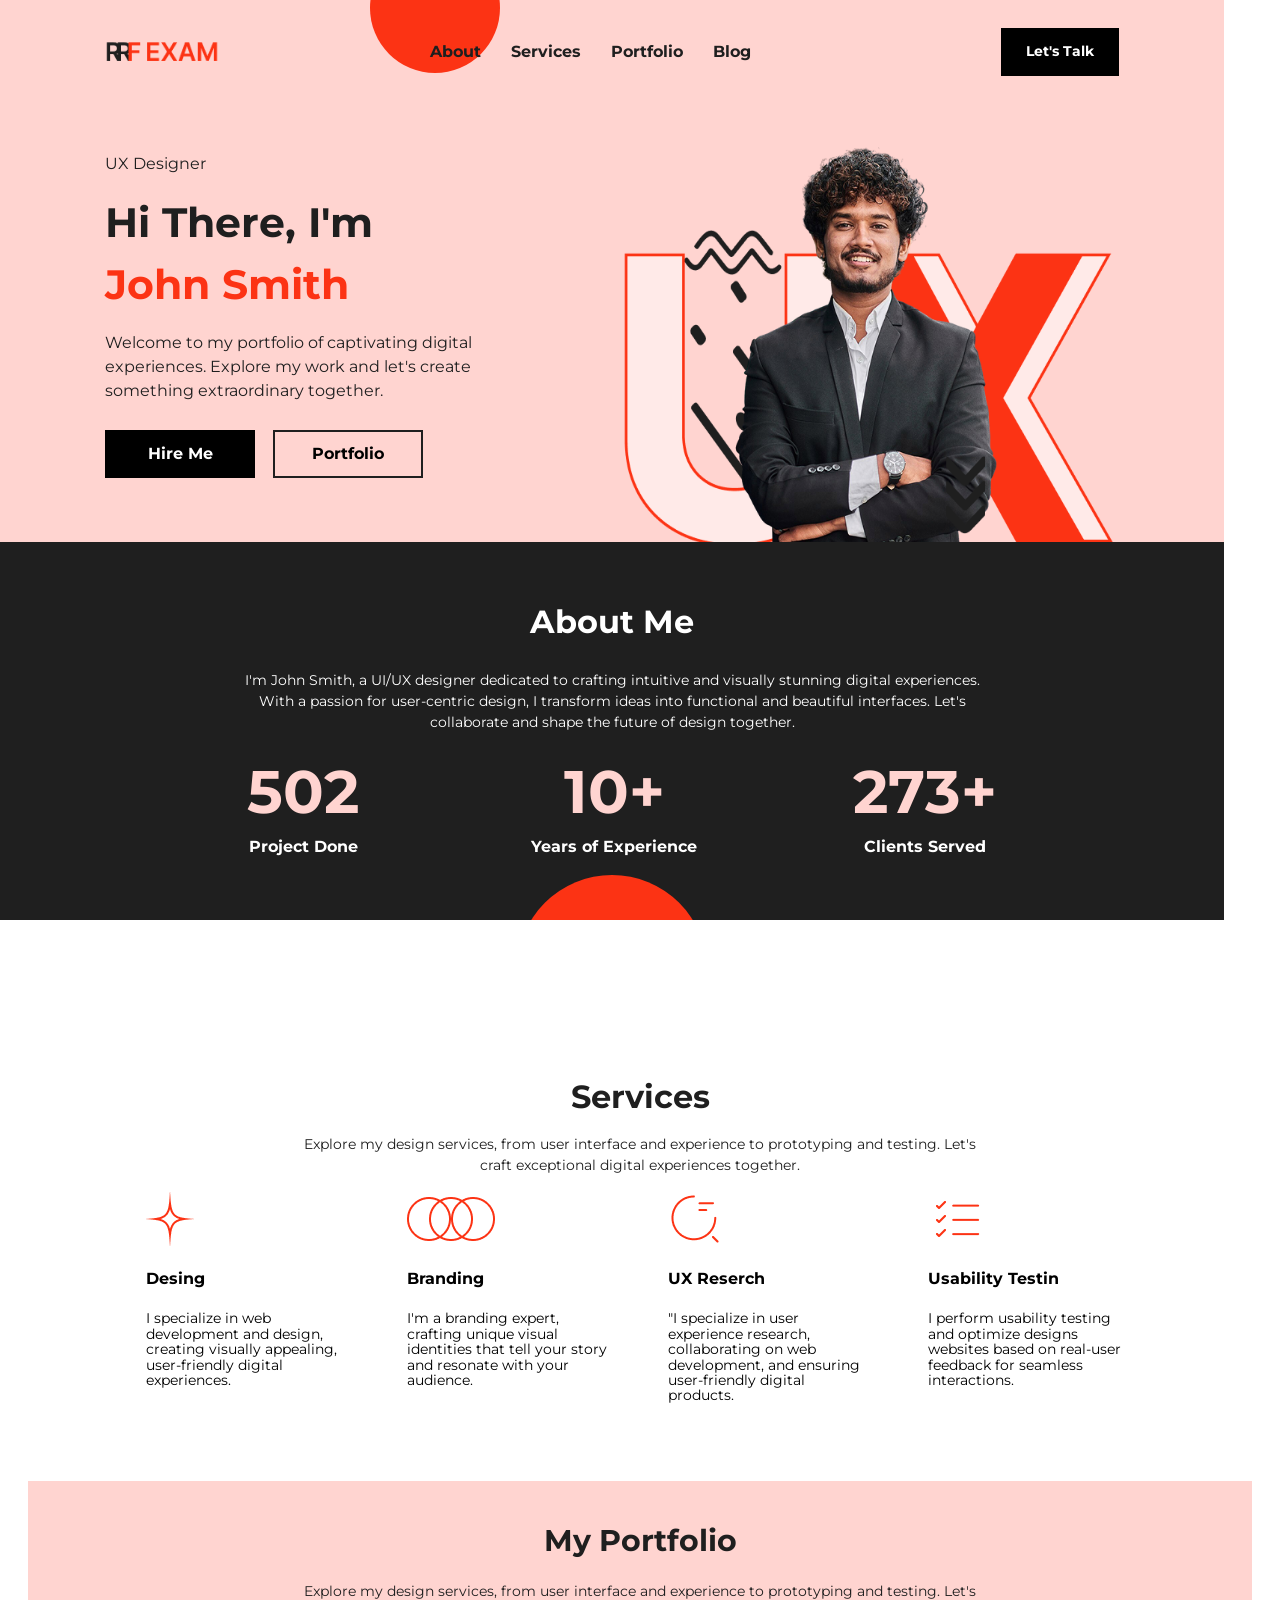
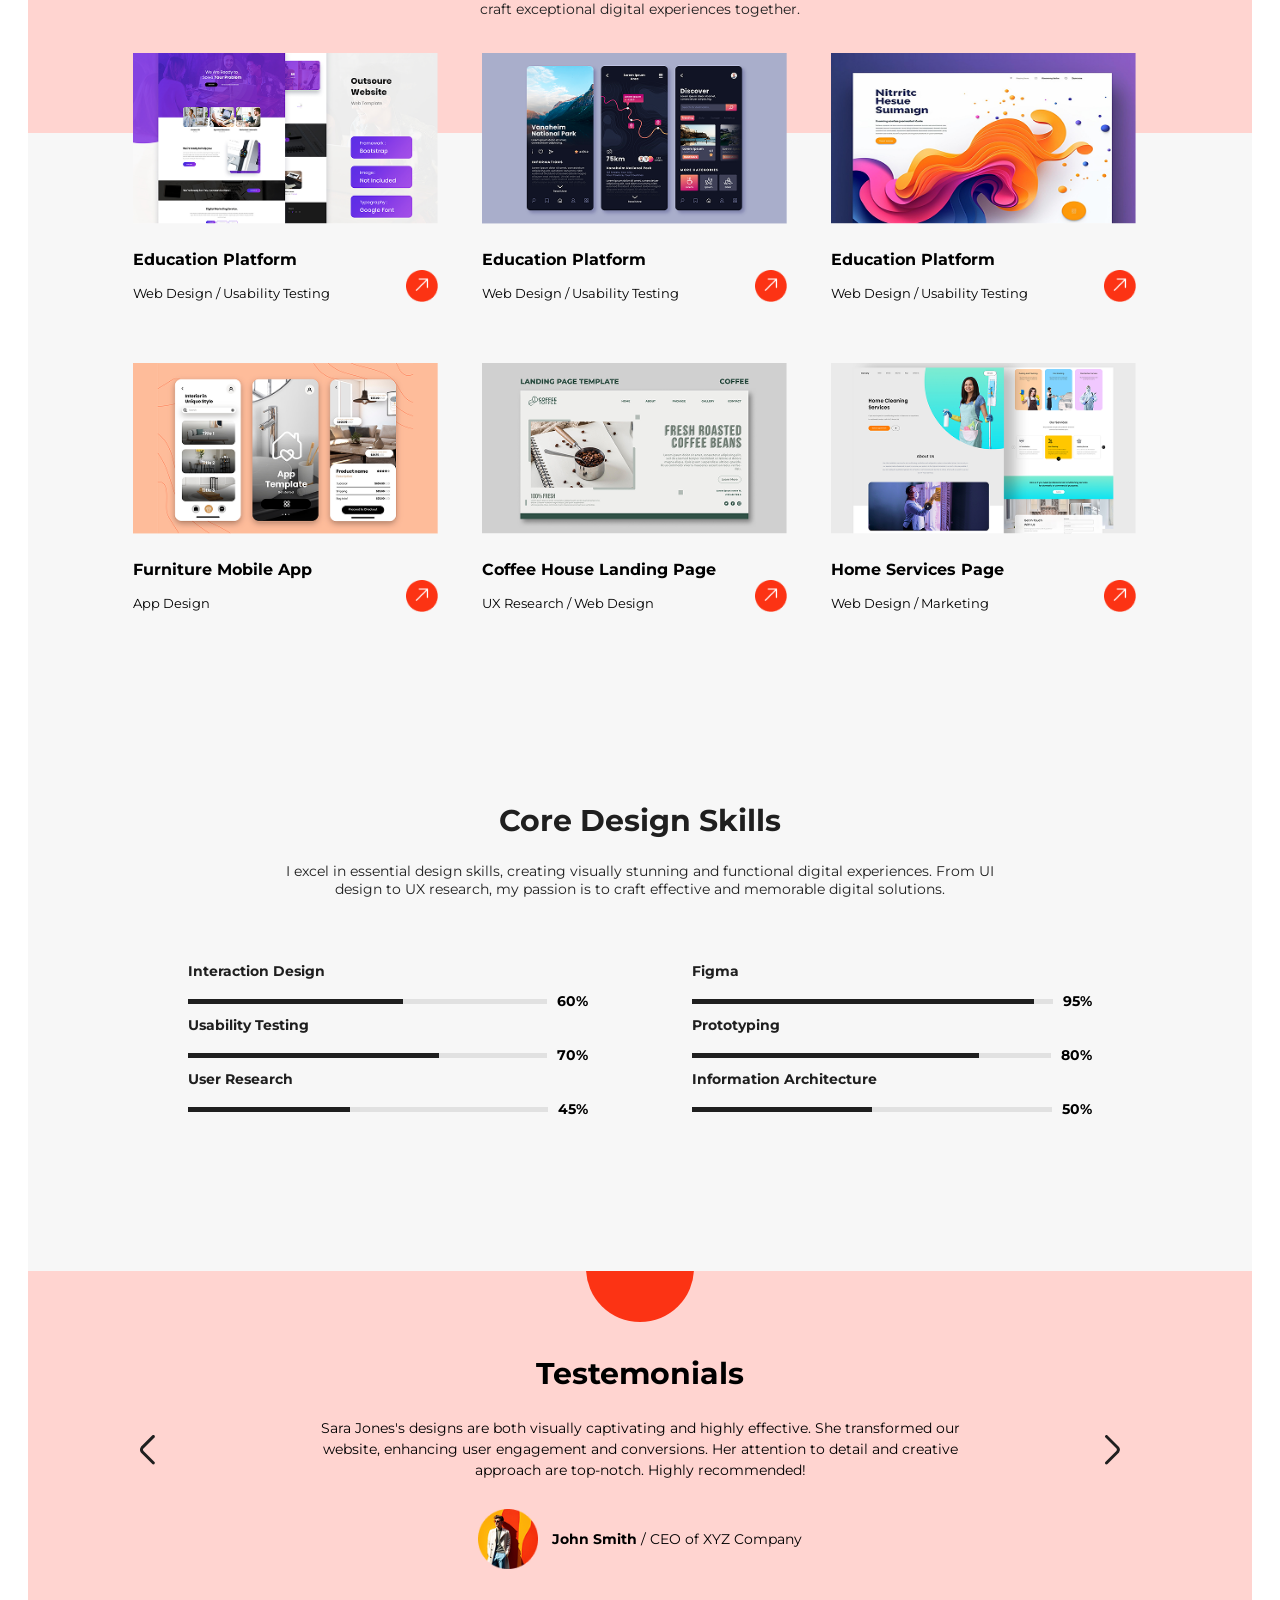
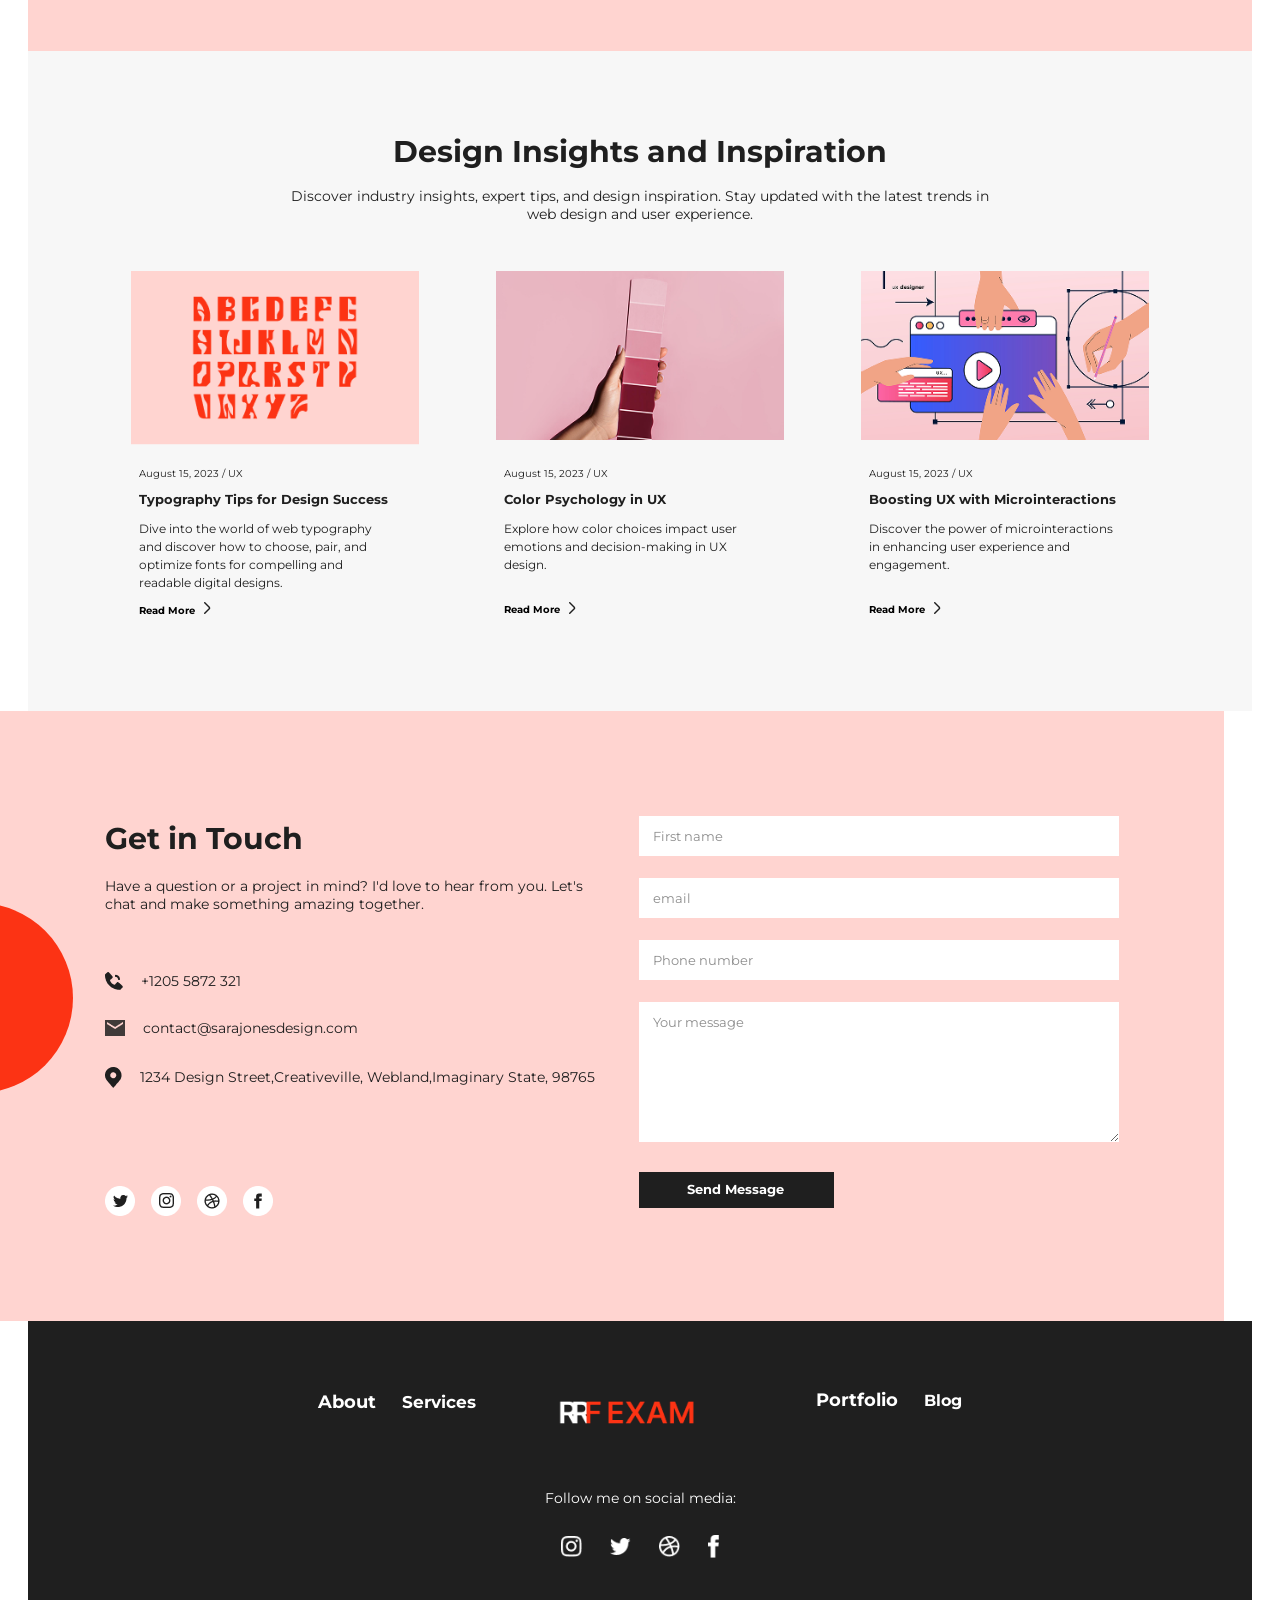
<file: portfolio-one-not-responsive/index.html>
<!doctype html>
<html>
  <head>
    <meta charset="UTF-8" />
    <meta name="viewport" content="width=device-width, initial-scale=1.0" />
    <link href="./assets/css/output.css" rel="stylesheet" />
  </head>
  <body class="font-montserrat">
    <!-- Hero Area -->
    <div
      class="hero relative flex flex-col gap-[32px] w-[1224px] h-[542px] px-[105px] pt-[28px] bg-[#FFD4D0]"
    >
      <!-- circle -->
      <div
        class="circle absolute w-[130px] h-[130px] left-[370px] -top-[57px] bg-[#FC3314] rounded-full z-0"
      ></div>

      <!-- Header -->
      <div class="header flex items-center justify-between z-10">
        <!-- logo -->
        <div class="logo w-[114px] h-auto">
          <img
            src="./assets/images/Logo.png"
            alt="logo image"
            class="w-full h-full object-contain"
          />
        </div>

        <!-- Menu -->
        <nav class="header-menu w-[360px]">
          <ul class="flex items-center gap-[30px] leading-[130%]">
            <li>
              <a class="font-bold text[18px] text-[#1f1f1f]" href="#">About</a>
            </li>
            <li>
              <a class="font-bold text[18px] text-[#1f1f1f]" href="#"
                >Services</a
              >
            </li>
            <li>
              <a class="font-bold text[18px] text-[#1f1f1f]" href="#"
                >Portfolio</a
              >
            </li>
            <li>
              <a class="font-bold text[18px] text-[#1f1f1f]" href="#">Blog</a>
            </li>
          </ul>
        </nav>

        <!-- Header Button -->
        <div
          class="header-btn bg-black text-white w-[118px] h-[48px] px-6 py-3 font-bold leading-[110%] flex items-center justify-center"
        >
          <a class="text-[14px]" href="">Let's Talk</a>
        </div>
      </div>

      <!-- Hero Area -->
      <div class="hero-area flex gap-[48px]">
        <!-- Text Area -->
        <div
          class="hero-text-area w-[452px] h-[432px] pt-[44px] pb-[80px] flex flex-col gap-[48px]"
        >
          <div class="text-wrapper flex flex-col gap-[16px]">
            <h4
              class="text-[#1f1f1f] font-normal text-[16px] leading-[150%] font-montserrat"
            >
              UX Designer
            </h4>
            <h2
              class="font-montserrat text-[#1f1f1f] font-bold text-[41px] leading-[150%]"
            >
              Hi There, I'm <br />
              <span class="text-[#FC3314]">John Smith</span>
            </h2>
            <p class="text-[#1f1f1f] font-normal text-[16px] leading-[150%]">
              Welcome to my portfolio of captivating digital experiences.
              Explore my work and let's create something extraordinary together.
            </p>
          </div>

          <div class="hero-btns w-[457px] h-[48px] flex gap-[18px] -mt-[21px]">
            <a
              href="#"
              class="bg-black text-white w-[150px] h-[48px] px-[38px] py-[12px] font-bold flex justify-center items-center leading-[150%]"
              >Hire Me</a
            >
            <a
              href="#"
              class="bg-transparent text-black border-2 border-[#1f1f1f] w-[150px] h-[48px] px-[38px] py-[12px] font-bold flex justify-center items-center leading-[150%]"
              >Portfolio</a
            >
          </div>
        </div>

        <!-- Image Area -->
        <div class="hero-image">
          <img
            src="./assets/images/Image.png"
            alt="hero image"
            class="w-270 h-100 mt-[35px]"
          />
        </div>
      </div>
    </div>

    <!-- About Area -->
    <div
      class="about-area relative w-[1224px] h-[378px] bg-[#1f1f1f] px-[188px] pb-[70px] flex flex-col gap-[14px] overflow-hidden"
    >
      <!-- Circle -->
      <div
        class="about-circle absolute w-[190px] h-[190px] left-[517px] -bottom-[145px] bg-[#FC3314] rounded-full z-0"
      ></div>

      <!-- About Text -->
      <div
        class="about-text text-center mx-auto flex flex-col gap-[24px] text-white mt-14"
      >
        <h2
          class="text-[32px] font-bold leading-[150%] font-montserrat text-white"
        >
          About Me
        </h2>
        <p
          class="font-montserrat font-normal text-white text-[14px] leading-[150%] w-[740px]"
        >
          I'm John Smith, a UI/UX designer dedicated to crafting intuitive and
          visually stunning digital experiences. With a passion for user-centric
          design, I transform ideas into functional and beautiful interfaces.
          Let's collaborate and shape the future of design together.
        </p>
      </div>

      <!-- info -->
      <div
        class="about-info-wrapper relative w-[852px] flex gap-[80px] justify-center mx-auto"
      >
        <div class="about-info w-[312px] text-center">
          <h2
            class="font-montserrat font-bold text-[60px] leading-[150%] text-[#FFD4D0]"
          >
            502
          </h2>
          <h4
            class="font-montserrat font-bold text-[16px] text-white leading-[130%]"
          >
            Project Done
          </h4>
        </div>
        <div class="about-info w-[312px] text-center">
          <h2
            class="font-montserrat font-bold text-[60px] leading-[150%] text-[#FFD4D0]"
          >
            10+
          </h2>
          <h4
            class="font-montserrat font-bold text-[16px] text-white leading-[130%]"
          >
            Years of Experience
          </h4>
        </div>
        <div class="about-info w-[312px] text-center">
          <h2
            class="font-montserrat font-bold text-[60px] leading-[150%] text-[#FFD4D0]"
          >
            273+
          </h2>
          <h4
            class="font-montserrat font-bold text-[16px] text-white leading-[130%]"
          >
            Clients Served
          </h4>
        </div>
      </div>
    </div>

    <!-- Service Section -->
    <div
      class="service-section w-[1224px] h-[561px] px-[122px] py-[10px] flex flex-col justify-center mx-auto"
    >
      <div class="service-text flex flex-col">
        <!-- Heding -->
        <div
          class="services-heading w-[705px] flex flex-col gap-[24px] self-center text-center"
        >
          <h2
            class="font-montserrat font-bold text-[32px] leading-[80%] text-[#1f1f1f]"
          >
            Services
          </h2>
          <p
            class="font-montserrat font-normal text-[14px] leading-[150%] text-[#1f1f1f]"
          >
            Explore my design services, from user interface and experience to
            prototyping and testing. Let's craft exceptional digital experiences
            together.
          </p>
        </div>
      </div>

      <!-- Services Wrapper -->
      <div class="services-wrapper w-[1020px] flex gap-[23px] self-center">
        <div
          class="service-card w-[274px] p-[16px] flex flex-col gap-[24px] h-[141px]"
        >
          <div class="service-icon">
            <img src="./assets/images/Vector.png" alt="" />
          </div>
          <h3
            class="font-montserrat font-bold text-[16px] leading-[110%] text-start"
          >
            Desing
          </h3>
          <p
            class="font-montserrat font-normal text-[14px] leading-[110%] text-start"
          >
            I specialize in web development and design, creating visually
            appealing, user-friendly digital experiences.
          </p>
        </div>
        <div
          class="service-card w-[274px] p-[16px] flex flex-col gap-[24px] h-[141px]"
        >
          <div class="service-icon">
            <img src="./assets/images/Vector (1).png" alt="" />
          </div>
          <h3
            class="font-montserrat font-bold text-[16px] leading-[110%] text-start"
          >
            Branding
          </h3>
          <p
            class="font-montserrat font-normal text-[14px] leading-[110%] text-start"
          >
            I'm a branding expert, crafting unique visual identities that tell
            your story and resonate with your audience.
          </p>
        </div>
        <div
          class="service-card w-[274px] p-[16px] flex flex-col gap-[24px] h-[141px]"
        >
          <div class="service-icon">
            <img src="./assets/images/Vector (2).png" alt="" />
          </div>
          <h3
            class="font-montserrat font-bold text-[16px] leading-[110%] text-start"
          >
            UX Reserch
          </h3>
          <p
            class="font-montserrat font-normal text-[14px] leading-[110%] text-start"
          >
            "I specialize in user experience research, collaborating on web
            development, and ensuring user-friendly digital products.
          </p>
        </div>
        <div
          class="service-card w-[274px] p-[16px] flex flex-col gap-[24px] h-[141px]"
        >
          <div class="service-icon">
            <img src="./assets/images/Vector (3).png" alt="" />
          </div>
          <h3
            class="font-montserrat font-bold text-[16px] leading-[110%] text-start"
          >
            Usability Testin
          </h3>
          <p
            class="font-montserrat font-normal text-[14px] leading-[110%] text-start"
          >
            I perform usability testing and optimize designs websites based on
            real-user feedback for seamless interactions.
          </p>
        </div>
      </div>
    </div>

    <!-- Portfolio Section -->
    <div
      class="portfolio-area w-[1224px] h-[840px] flex flex-col mx-auto bg-[#f7f7f7]"
    >
      <div
        class="portfolio-heading bg-[#ffd4d0] w-full h-[258px] px-[110px] pt-[18px] pb-[120px] flex justify-center items-center"
      >
        <div
          class="portfolio-heading-wrapper w-full max-w-[1192px] h-[70px] flex flex-col gap-[22px]"
        >
          <h2
            class="font-montserrat font-bold text-[#1f1f1f] text-[30px] leading-[130%] text-center"
          >
            My Portfolio
          </h2>
          <p
            class="w-full max-w-[690px] font-montserrat font-normal text-[#1f1f1f] text-[14px] leading-[130%] text-center self-center"
          >
            Explore my design services, from user interface and experience to
            prototyping and testing. Let's craft exceptional digital experiences
            together.
          </p>
        </div>
      </div>

      <div
        class="portfolio-card-wrapper w-full h-[700px] flex flex-col gap-[100px] px-[105px] pb-[48px] -mt-[80px]"
      >
        <!-- Row 1 -->
        <div
          class="portfolio-cards-row1 w-full mx-w-[1192px] h-[210px] flex gap-[44px]"
        >
          <!-- Card 1 -->
          <div class="portfolio-card w-[305px] h-full flex flex-col gap-[26px]">
            <!-- Image -->
            <div
              class="portfolio-card-image w-full h-[180px] bg-center bg-cover bg-no-repeat"
            >
              <img
                src="./assets/images/portfolio1.png"
                alt="Portfolio Website Image"
              />
            </div>

            <div
              class="portfolio-card-content w-full h-[57px] flex justify-between"
            >
              <div class="portfolio-card-heding flex flex-col gap-[14px]">
                <h2
                  class="font-montserrat font-bold text-[16px] leading-[130%] text-start"
                >
                  Education Platform
                </h2>
                <h4
                  class="font-montserrat font-normal text-[13px] leading-[130%] text-start"
                >
                  Web Design / Usability Testing
                </h4>
              </div>

              <div
                class="portfolio-card-icon w-[32px] h-[32px] bg-center bg-no-repeat self-end"
              >
                <img src="./assets/images/send.png" alt="" />
              </div>
            </div>
          </div>
          <!-- Card 2 -->
          <div class="portfolio-card w-[305px] h-full flex flex-col gap-[26px]">
            <!-- Image -->
            <div
              class="portfolio-card-image w-full h-[180px] bg-center bg-cover bg-no-repeat"
            >
              <img
                src="./assets/images/portfolio2.png"
                alt="Portfolio Website Image"
              />
            </div>

            <div
              class="portfolio-card-content w-full h-[57px] flex justify-between"
            >
              <div class="portfolio-card-heding flex flex-col gap-[14px]">
                <h2
                  class="font-montserrat font-bold text-[16px] leading-[130%] text-start"
                >
                  Education Platform
                </h2>
                <h4
                  class="font-montserrat font-normal text-[13px] leading-[130%] text-start"
                >
                  Web Design / Usability Testing
                </h4>
              </div>

              <div
                class="portfolio-card-icon w-[32px] h-[32px] bg-center bg-no-repeat self-end"
              >
                <img src="./assets/images/send.png" alt="" />
              </div>
            </div>
          </div>
          <!-- Card 3 -->
          <div class="portfolio-card w-[305px] h-full flex flex-col gap-[26px]">
            <!-- Image -->
            <div
              class="portfolio-card-image w-full h-[180px] bg-center bg-cover bg-no-repeat"
            >
              <img
                src="./assets/images/portfolio3.png"
                alt="Portfolio Website Image"
              />
            </div>

            <div
              class="portfolio-card-content w-full h-[57px] flex justify-between"
            >
              <div class="portfolio-card-heding flex flex-col gap-[14px]">
                <h2
                  class="font-montserrat font-bold text-[16px] leading-[130%] text-start"
                >
                  Education Platform
                </h2>
                <h4
                  class="font-montserrat font-normal text-[13px] leading-[130%] text-start"
                >
                  Web Design / Usability Testing
                </h4>
              </div>

              <div
                class="portfolio-card-icon w-[32px] h-[32px] bg-center bg-no-repeat self-end"
              >
                <img src="./assets/images/send.png" alt="" />
              </div>
            </div>
          </div>
        </div>

        <!-- Row 2 -->
        <div
          class="portfolio-cards-row1 w-full mx-w-[1192px] h-[210px] flex gap-[44px]"
        >
          <!-- Card 4 -->
          <div class="portfolio-card w-[305px] h-full flex flex-col gap-[26px]">
            <!-- Image -->
            <div
              class="portfolio-card-image w-full h-[180px] bg-center bg-cover bg-no-repeat"
            >
              <img
                src="./assets/images/portfolio4.png"
                alt="Portfolio Website Image"
              />
            </div>

            <div
              class="portfolio-card-content w-full h-[57px] flex justify-between"
            >
              <div class="portfolio-card-heding flex flex-col gap-[14px]">
                <h2
                  class="font-montserrat font-bold text-[16px] leading-[130%] text-start"
                >
                  Furniture Mobile App
                </h2>
                <h4
                  class="font-montserrat font-normal text-[13px] leading-[130%] text-start"
                >
                  App Design
                </h4>
              </div>

              <div
                class="portfolio-card-icon w-[32px] h-[32px] bg-center bg-no-repeat self-end"
              >
                <img src="./assets/images/send.png" alt="" />
              </div>
            </div>
          </div>
          <!-- Card 5 -->
          <div class="portfolio-card w-[305px] h-full flex flex-col gap-[26px]">
            <!-- Image -->
            <div
              class="portfolio-card-image w-full h-[180px] bg-center bg-cover bg-no-repeat"
            >
              <img
                src="./assets/images/portfolio5.png"
                alt="Portfolio Website Image"
              />
            </div>

            <div
              class="portfolio-card-content w-full h-[57px] flex justify-between"
            >
              <div class="portfolio-card-heding flex flex-col gap-[14px]">
                <h2
                  class="font-montserrat font-bold text-[16px] leading-[130%] text-start"
                >
                  Coffee House Landing Page
                </h2>
                <h4
                  class="font-montserrat font-normal text-[13px] leading-[130%] text-start"
                >
                  UX Research / Web Design
                </h4>
              </div>

              <div
                class="portfolio-card-icon w-[32px] h-[32px] bg-center bg-no-repeat self-end"
              >
                <img src="./assets/images/send.png" alt="" />
              </div>
            </div>
          </div>
          <!-- Card 6 -->
          <div class="portfolio-card w-[305px] h-full flex flex-col gap-[26px]">
            <!-- Image -->
            <div
              class="portfolio-card-image w-full h-[180px] bg-center bg-cover bg-no-repeat"
            >
              <img
                src="./assets/images/portfolio6.png"
                alt="Portfolio Website Image"
              />
            </div>

            <div
              class="portfolio-card-content w-full h-[57px] flex justify-between"
            >
              <div class="portfolio-card-heding flex flex-col gap-[14px]">
                <h2
                  class="font-montserrat font-bold text-[16px] leading-[130%] text-start"
                >
                  Home Services Page
                </h2>
                <h4
                  class="font-montserrat font-normal text-[13px] leading-[130%] text-start"
                >
                  Web Design / Marketing
                </h4>
              </div>

              <div
                class="portfolio-card-icon w-[32px] h-[32px] bg-center bg-no-repeat self-end"
              >
                <img src="./assets/images/send.png" alt="" />
              </div>
            </div>
          </div>
        </div>
      </div>
    </div>

    <!-- Skils Section -->
    <div
      class="skils-are w-[1224px] h-[550px] px-[100px] py-[80px] flex flex-col gap-[44px] items-center mx-auto bg-[#f7f7f7]"
    >
      <!-- Skills Header -->
      <div class="skils-header w-[720px] h-[100px] flex flex-col gap-[22px]">
        <h2
          class="font-montserrat font-bold text-[30px] leading-[130%] text-center text-[#1f1f1f]"
        >
          Core Design Skills
        </h2>
        <p
          class="font-montserrat font-normal text-[14px] leading-[130%] text-center text-[#1f1f1f]"
        >
          I excel in essential design skills, creating visually stunning and
          functional digital experiences. From UI design to UX research, my
          passion is to craft effective and memorable digital solutions.
        </p>
      </div>

      <!-- Skills Wrapper -->
      <div class="skills-wrapper w-[905px] h-[140px] py-4 flex gap-[104px]">
        <!-- Left Column -->
        <div
          class="skills-left-column w-[400px] h-[120px] flex flex-col gap-[8px]"
        >
          <!-- Skill 1 -->
          <div
            class="single-skill w-[400px] h-[46px] flex flex-col gap-[10px] items-start"
          >
            <h2
              class="font-montserrat font-bold text-[14px] leading-[150%] text-[#1f1f1f]"
            >
              Interaction Design
            </h2>
            <div
              class="skill-bar w-[400px] h-[18px] flex gap-[10px] items-center"
            >
              <div class="w-[382px] h-[5px] bg-[#e1e1e1]">
                <div class="w-[60%] h-[5px] bg-[#1f1f1f]"></div>
              </div>
              <h4
                class="font-montserrat font-bold text-[14px] leading-[150%] text-start"
              >
                60%
              </h4>
            </div>
          </div>
          <!-- Skill 2 -->
          <div
            class="single-skill w-[400px] h-[46px] flex flex-col gap-[10px] items-start"
          >
            <h2
              class="font-montserrat font-bold text-[14px] leading-[150%] text-[#1f1f1f]"
            >
              Usability Testing
            </h2>
            <div
              class="skill-bar w-[400px] h-[18px] flex gap-[10px] items-center"
            >
              <div class="w-[382px] h-[5px] bg-[#e1e1e1]">
                <div class="w-[70%] h-[5px] bg-[#1f1f1f]"></div>
              </div>
              <h4
                class="font-montserrat font-bold text-[14px] leading-[150%] text-start"
              >
                70%
              </h4>
            </div>
          </div>
          <!-- Skill 3 -->
          <div
            class="single-skill w-[400px] h-[46px] flex flex-col gap-[10px] items-start"
          >
            <h2
              class="font-montserrat font-bold text-[14px] leading-[150%] text-[#1f1f1f]"
            >
              User Research
            </h2>
            <div
              class="skill-bar w-[400px] h-[18px] flex gap-[10px] items-center"
            >
              <div class="w-[382px] h-[5px] bg-[#e1e1e1]">
                <div class="w-[45%] h-[5px] bg-[#1f1f1f]"></div>
              </div>
              <h4
                class="font-montserrat font-bold text-[14px] leading-[150%] text-start"
              >
                45%
              </h4>
            </div>
          </div>
        </div>
        <!-- Right Colum -->
        <div
          class="skills-right-column w-[400px] h-[120px] flex flex-col gap-[8px]"
        >
          <!-- Skill 4 -->
          <div
            class="single-skill w-[400px] h-[46px] flex flex-col gap-[10px] items-start"
          >
            <h2
              class="font-montserrat font-bold text-[14px] leading-[150%] text-[#1f1f1f]"
            >
              Figma
            </h2>
            <div
              class="skill-bar w-[400px] h-[18px] flex gap-[10px] items-center"
            >
              <div class="w-[382px] h-[5px] bg-[#e1e1e1]">
                <div class="w-[95%] h-[5px] bg-[#1f1f1f]"></div>
              </div>
              <h4
                class="font-montserrat font-bold text-[14px] leading-[150%] text-start"
              >
                95%
              </h4>
            </div>
          </div>
          <!-- Skill 5 -->
          <div
            class="single-skill w-[400px] h-[46px] flex flex-col gap-[10px] items-start"
          >
            <h2
              class="font-montserrat font-bold text-[14px] leading-[150%] text-[#1f1f1f]"
            >
              Prototyping
            </h2>
            <div
              class="skill-bar w-[400px] h-[18px] flex gap-[10px] items-center"
            >
              <div class="w-[382px] h-[5px] bg-[#e1e1e1]">
                <div class="w-[80%] h-[5px] bg-[#1f1f1f]"></div>
              </div>
              <h4
                class="font-montserrat font-bold text-[14px] leading-[150%] text-start"
              >
                80%
              </h4>
            </div>
          </div>
          <!-- Skill 6 -->
          <div
            class="single-skill w-[400px] h-[46px] flex flex-col gap-[10px] items-start"
          >
            <h2
              class="font-montserrat font-bold text-[14px] leading-[150%] text-[#1f1f1f]"
            >
              Information Architecture
            </h2>
            <div
              class="skill-bar w-[400px] h-[18px] flex gap-[10px] items-center"
            >
              <div class="w-[382px] h-[5px] bg-[#e1e1e1]">
                <div class="w-[50%] h-[5px] bg-[#1f1f1f]"></div>
              </div>
              <h4
                class="font-montserrat font-bold text-[14px] leading-[150%] text-start"
              >
                50%
              </h4>
            </div>
          </div>
        </div>
      </div>
    </div>

    <!-- Testimonial Section -->
    <div
      class="testimonial-area relative w-[1224px] h-[380px] px-[100px] pt-[80px] pb-[54px] bg-[#ffd4d0] flex justify-center mx-auto overflow-hidden"
    >
      <!-- Red Circle -->
      <div
        class="red-circle absolute -top-[57px] w-[108px] h-[108px] bg-[#fc3314] rounded-full"
      ></div>

      <div
        class="testimonial-info w-[1192px] h-[200px] flex flex-col gap-[26px] items-center"
      >
        <h2
          class="font-montserrat font-bold text-[30px] leading-[150%] text-center"
        >
          Testemonials
        </h2>
        <div
          class="testimonial-wrapper w-[1000px] h-[55px] flex justify-between items-center"
        >
          <!-- Left Arrow -->
          <button class="left-arrow w-[35px] h-[35px]">
            <img src="./assets/images/arrow-right.png" alt="" />
          </button>

          <!-- Text -->
          <p
            class="font-montserrat w-[650px] font-normal text-[14px] leading-[150%] text-center"
          >
            Sara Jones's designs are both visually captivating and highly
            effective. She transformed our website, enhancing user engagement
            and conversions. Her attention to detail and creative approach are
            top-notch. Highly recommended!
          </p>

          <!-- Right Arrow -->
          <button class="right-arrow w-[35px] h-[35px]">
            <img src="./assets/images/arrow-left.png" alt="" />
          </button>
        </div>

        <div
          class="client-info w-[340px] h-[60px] flex gap-[14px] items-center justify-center mt-[6px]"
        >
          <!-- Client Image -->
          <div class="client-image w-[60px] h-[60px] rounded-full">
            <img src="./assets/images/Testimonial-Image.png" alt="" />
          </div>

          <!-- Client Name & Position -->
          <h4 class="font-normal text-[14px] leading-[150%]">
            <span class="font-bold">John Smith</span> / CEO of XYZ Company
          </h4>
        </div>
      </div>
    </div>

    <!-- Blog -->
    <div
      class="blog-area w-[1224px] h-[660px] flex flex-col gap-[40px] px-[110px] py-[80px] mx-auto items-center bg-[#F7F7F7]"
    >
      <!-- Blog Heading -->
      <div class="blog-heading w-[720px] h-[100px] flex flex-col gap-[14px]">
        <h2
          class="font-montserrat font-bold text-[30px] leading-[140%] text-center text-[#1f1f1f] mx-auto"
        >
          Design Insights and Inspiration
        </h2>
        <p
          class="font-montserrat font-normal text-[14px] leading-[130%] text-center text-[#1f1f1f]"
        >
          Discover industry insights, expert tips, and design inspiration. Stay
          updated with the latest trends in web design and user experience.
        </p>
      </div>

      <!-- Blog Wrapper -->
      <div class="blog-wrapper w-[1095px] h-[360px] flex justify-between">
        <!-- Blog card 1 -->
        <div
          class="single-blog w-[288px] w-[380px] flex flex-col gap-[18px] items-center"
        >
          <!-- Blog Image -->
          <div class="blog-image w-[288px] h-[178px]">
            <img src="./assets/images/blog-image-1.png" alt="" />
          </div>

          <!-- Blog Content -->
          <div
            class="blog-content w-[288px] h-[148px] flex flex-col gap-[10px] px-[8px] pb-[8px]"
          >
            <div
              class="blog-content-inner w-[256px] h-[130px] flex flex-col gap-[10px]"
            >
              <h4
                class="font-montserrat font-normal text-[10px] leading-[130%] text-start text-[#1f1f1f]"
              >
                August 15, 2023 / UX
              </h4>
              <h2
                class="font-montserrat font-bold text-[13px] leading-[150%] text-start text-[#1f1f1f]"
              >
                Typography Tips for Design Success
              </h2>
              <p
                class="font-montserrat font-normal text-[12px] leading-[150%] text-start text-[#1f1f1f]"
              >
                Dive into the world of web typography and discover how to
                choose, pair, and optimize fonts for compelling and readable
                digital designs.
              </p>
            </div>
            <div
              class="blog-cta w-[72px] h-[14px] flex justify-between items-center"
            >
              <div class="blog-btn">
                <a
                  class="font-montserrat font-bold text-[10px] leading-[130%] text-start"
                  href="#"
                  >Read More</a
                >
              </div>
              <div class="blog-cta-icon">
                <img src="./assets/images/blog-arrow-right.png" alt="" />
              </div>
            </div>
          </div>
        </div>

        <!-- Blog card 2 -->
        <div
          class="single-blog w-[288px] w-[380px] flex flex-col gap-[18px] items-center"
        >
          <!-- Blog Image -->
          <div class="blog-image w-[288px] h-[178px]">
            <img src="./assets/images/blog-image-2.png" alt="" />
          </div>

          <!-- Blog Content -->
          <div
            class="blog-content w-[288px] h-[156px] flex flex-col gap-[10px] px-[8px] pb-[8px] justify-between"
          >
            <div
              class="blog-content-inner w-[256px] h-[130px] flex flex-col gap-[10px]"
            >
              <h4
                class="font-montserrat font-normal text-[10px] leading-[130%] text-start text-[#1f1f1f]"
              >
                August 15, 2023 / UX
              </h4>
              <h2
                class="font-montserrat font-bold text-[13px] leading-[150%] text-start text-[#1f1f1f]"
              >
                Color Psychology in UX
              </h2>
              <p
                class="font-montserrat font-normal text-[12px] leading-[150%] text-start text-[#1f1f1f]"
              >
                Explore how color choices impact user emotions and
                decision-making in UX design.
              </p>
            </div>
            <div
              class="blog-cta w-[72px] h-[14px] flex justify-between items-center"
            >
              <div class="blog-btn">
                <a
                  class="font-montserrat font-bold text-[10px] leading-[130%] text-start"
                  href="#"
                  >Read More</a
                >
              </div>
              <div class="blog-cta-icon">
                <img src="./assets/images/blog-arrow-right.png" alt="" />
              </div>
            </div>
          </div>
        </div>

        <!-- Blog card 3 -->
        <div
          class="single-blog w-[288px] w-[380px] flex flex-col gap-[18px] items-center"
        >
          <!-- Blog Image -->
          <div class="blog-image w-[288px] h-[178px]">
            <img src="./assets/images/blog-image-3.png" alt="" />
          </div>

          <!-- Blog Content -->
          <div
            class="blog-content w-[288px] h-[156px] flex flex-col gap-[10px] px-[8px] pb-[8px] justify-between"
          >
            <div
              class="blog-content-inner w-[256px] h-[130px] flex flex-col gap-[10px]"
            >
              <h4
                class="font-montserrat font-normal text-[10px] leading-[130%] text-start text-[#1f1f1f]"
              >
                August 15, 2023 / UX
              </h4>
              <h2
                class="font-montserrat font-bold text-[13px] leading-[150%] text-start text-[#1f1f1f]"
              >
                Boosting UX with Microinteractions
              </h2>
              <p
                class="font-montserrat font-normal text-[12px] leading-[150%] text-start text-[#1f1f1f]"
              >
                Discover the power of microinteractions in enhancing user
                experience and engagement.
              </p>
            </div>
            <div
              class="blog-cta w-[72px] h-[14px] flex justify-between items-center"
            >
              <div class="blog-btn">
                <a
                  class="font-montserrat font-bold text-[10px] leading-[130%] text-start"
                  href="#"
                  >Read More</a
                >
              </div>
              <div class="blog-cta-icon">
                <img src="./assets/images/blog-arrow-right.png" alt="" />
              </div>
            </div>
          </div>
        </div>
      </div>
    </div>

    <!-- Contact Area -->
    <div
      class="contact-area relative w-[1224px] h-[610px] p-[105px] flex gap-[34px] bg-[#ffd4d0] overflow-hidden"
    >
      <!-- Red Circle -->
      <div
        class="red-circle absolute w-[190px] h-[190px] bg-[#fc3314] rounded-full top-[192px] -left-[117px] z-0"
      ></div>
      <!-- Contact Left -->
      <div
        class="contact-left w-[500px] h-[390px] flex flex-col justify-between"
      >
        <div
          class="contact-left-text w-[500px] h-[300px] flex flex-col gap-[56px] text-start"
        >
          <div
            class="contact-heading w-[500px] h-[100px] flex flex-col gap-[16px]"
          >
            <h2
              class="font-montserrat font-bold text-[30px] text-[#1f1f1f] leading-0[130%]"
            >
              Get in Touch
            </h2>
            <p
              class="font-montserrat font-normal text-[14px] text-[#1f1f1f] leading-[130%]"
            >
              Have a question or a project in mind? I'd love to hear from you.
              Let's chat and make something amazing together.
            </p>
          </div>

          <div
            class="contact-info w-[500px] h-[110px] flex flex-col gap-[30px] font-normal text-[13px] leading-[130%]"
          >
            <div class="phone flex gap-[16px] items-center">
              <div class="phone-icon">
                <img src="./assets/images/phon-icon.png" alt="" />
              </div>
              <p
                class="font-montserrat font-normal text-[13.6px] text-[#1f1f1f] text-start pl-[2px]"
              >
                +1205 5872 321
              </p>
            </div>

            <div class="email flex gap-[16px] items-center">
              <div class="email-icon">
                <img src="./assets/images/mail-icon.png" alt="" />
              </div>
              <p
                class="font-montserrat font-normal text-[13.6px] text-[#1f1f1f] text-start pl-[2px]"
              >
                contact@sarajonesdesign.com
              </p>
            </div>

            <div class="location flex gap-[16px] items-center">
              <div class="location-icon">
                <img src="./assets/images/location-icon.png" alt="" />
              </div>
              <p
                class="font-montserrat font-normal text-[13.6px] text-[#1f1f1f] text-start pl-[2px]"
              >
                1234 Design Street,Creativeville, Webland,Imaginary State, 98765
              </p>
            </div>
          </div>
        </div>
        <div class="contact-left-social w-[180px] h-[20px] flex gap-[16px]">
          <div class="twitter">
            <img src="./assets/images/twitter-icon.png" alt="" />
          </div>
          <div class="instagram">
            <img src="./assets/images/insta-icon.png" alt="" />
          </div>
          <div class="dribble">
            <img src="./assets/images/dribble-icon.png" alt="" />
          </div>
          <div class="facebook">
            <img src="./assets/images/facebook-icon.png" alt="" />
          </div>
        </div>
      </div>

      <!-- Contact Right -->
      <div class="contact-right w-[500px] h-[390px] flex flex-col gap-[30px]">
        <!-- Text Field -->
        <div
          class="text-fields w-[480px] h-[380px] flex flex-col gap-[22px] font-normal text-[13px] leading-[130%]"
        >
          <input
            class="bg-white w-full h-[40px] px-[14px] py-[12px] placeholder:text-[#8d8d8d]"
            type="text"
            placeholder="First name"
          />
          <input
            class="bg-white w-full h-[40px] px-[14px] py-[12px] placeholder:text-[#8d8d8d]"
            type="email"
            placeholder="email"
          />
          <input
            class="bg-white w-full h-[40px] px-[14px] py-[12px] placeholder:text-[#8d8d8d]"
            type="tel"
            placeholder="Phone number"
          />
          <textarea
            class="bg-white w-full h-[140px] px-[14px] py-[12px] placeholder:text-[#8d8d8d]"
            type=""
            placeholder="Your message"
          ></textarea>
        </div>

        <!-- Button -->
        <a
          class="w-[195px] h-[40px] bg-[#1f1f1f] text-white px-[48px] py-[8px] font-montserrat font-bold text-[13px] leading-[150%]"
          href="#"
          >Send Message</a
        >
      </div>
    </div>

    <!-- Footer Area -->
    <div
      class="footer-area w-[1224px] h-[320px] px-[220px] py-[68px] mx-auto bg-[#1f1f1f] text-center"
    >
      <div
        class="footer-wrapper w-[715px] h-[130px] flex flex-col gap-[76px] items-center mx-auto text-white"
      >
        <div
          class="footer-link w-[715px] h-[34px] flex justify-center items-center gap-[120px]"
        >
          <div class="link-left w-[120px] h-[20px]">
            <ul class="flex gap-[26px]">
              <li>
                <a
                  class="font-montserrat font-bold text-[18px] text-white leading-[130%]"
                  href="#"
                  >About</a
                >
              </li>
              <li>
                <a
                  class="font-montserrat font-bold text-[17px] text-white leading-[130%]"
                  href="#"
                  >Services</a
                >
              </li>
            </ul>
          </div>

          <div class="logo w-[138px] h-[23px]">
            <img src="./assets/images/Footer-Logo.png" alt="" />
          </div>

          <div class="link-right">
            <ul class="flex gap-[26px]">
              <li>
                <a
                  class="font-montserrat font-bold text-[18px] text-white leading-[130%]"
                  href="#"
                  >Portfolio</a
                >
              </li>
              <li>
                <a
                  class="font-montserrat font-bold text-[16px] text-white leading-[130%]"
                  href="#"
                  >Blog</a
                >
              </li>
            </ul>
          </div>
        </div>

        <div
          class="footer-social-link w-[200px] h-[71px] flex flex-col gap-[28px] items-center"
        >
          <p class="font-montserrat font-normal text-[14px] leading-[130%]">
            Follow me on social media:
          </p>
          <div class="footer-social w-[158px] h-[20px]">
            <ul class="flex gap-[28px] items-center">
              <li>
                <a href="#"
                  ><img src="./assets/images/Instagram.png" alt=""
                /></a>
              </li>
              <li>
                <a href="#"><img src="./assets/images/Twitter.png" alt="" /></a>
              </li>
              <li>
                <a href="#"
                  ><img src="./assets/images/Dribbble.png" alt=""
                /></a>
              </li>
              <li>
                <a href="#"
                  ><img src="./assets/images/Facebook.png" alt=""
                /></a>
              </li>
            </ul>
          </div>
        </div>
      </div>
    </div>
  </body>
</html>
</file>
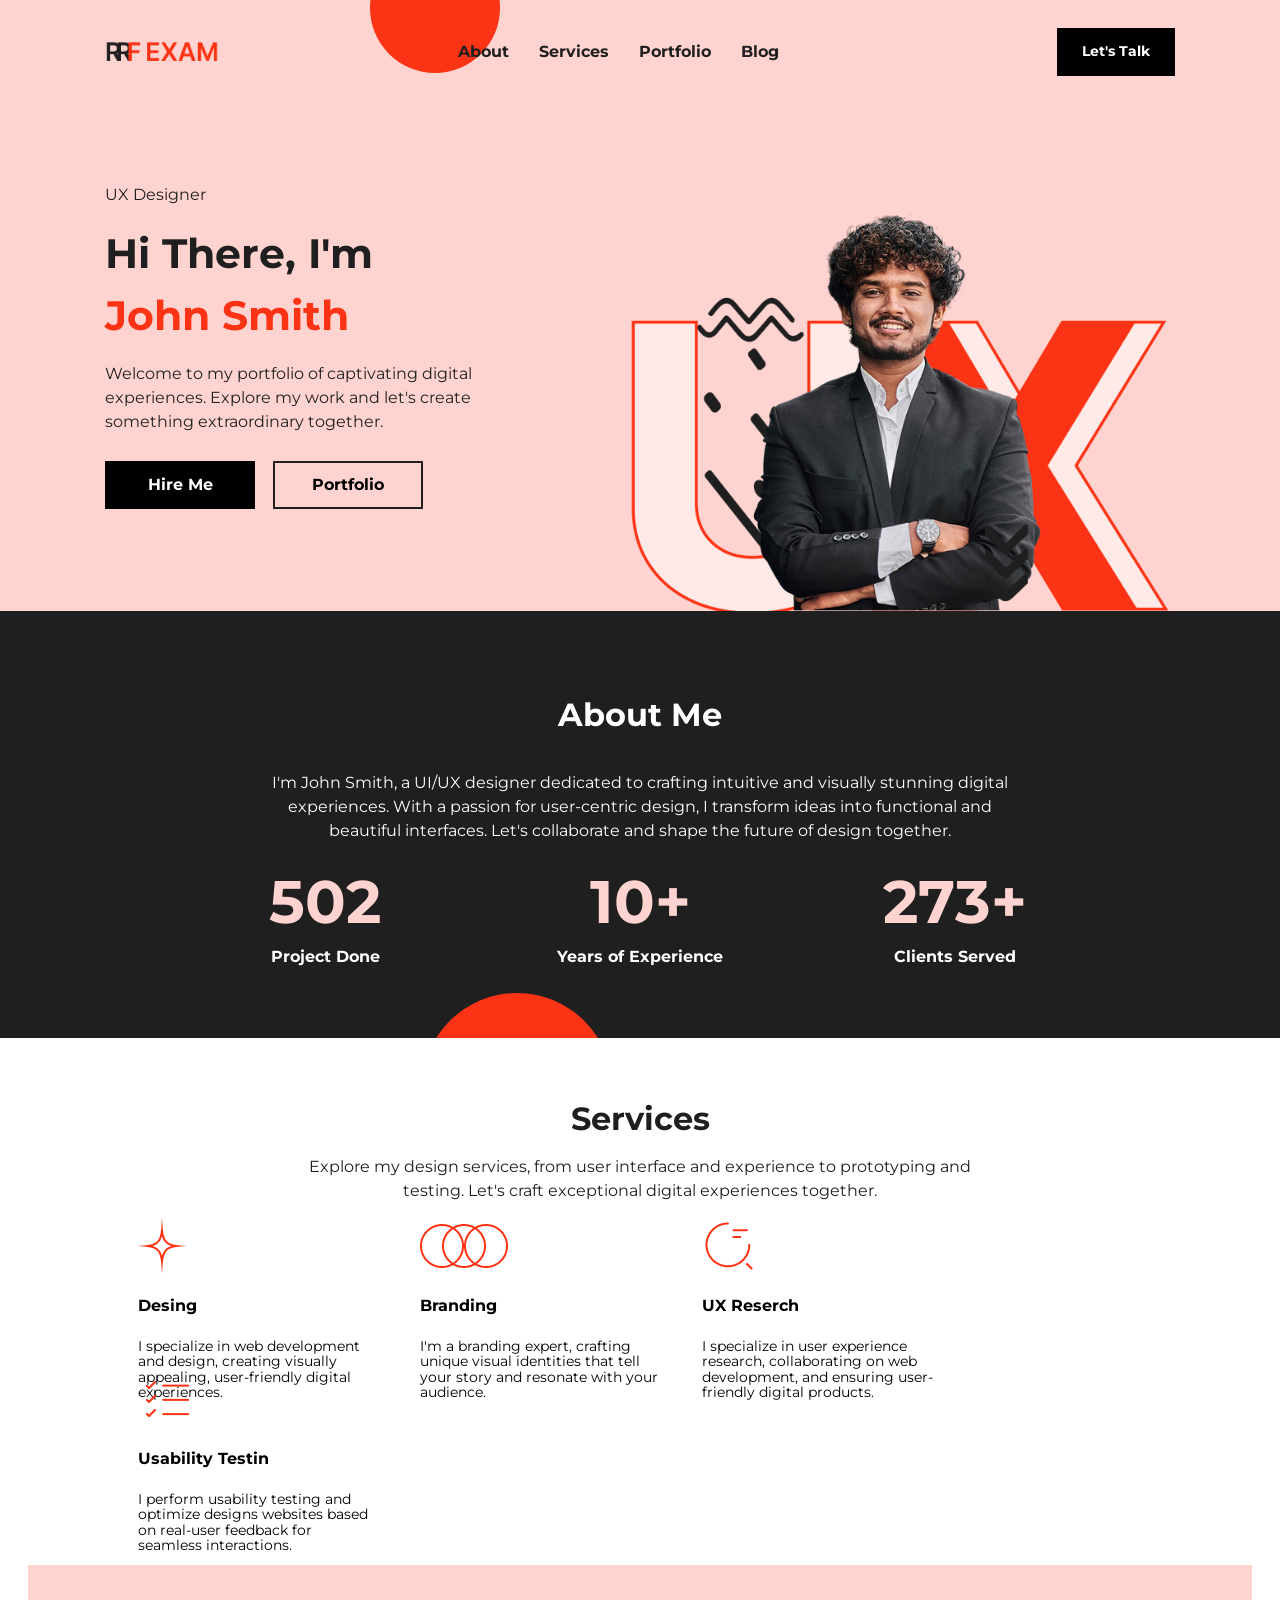
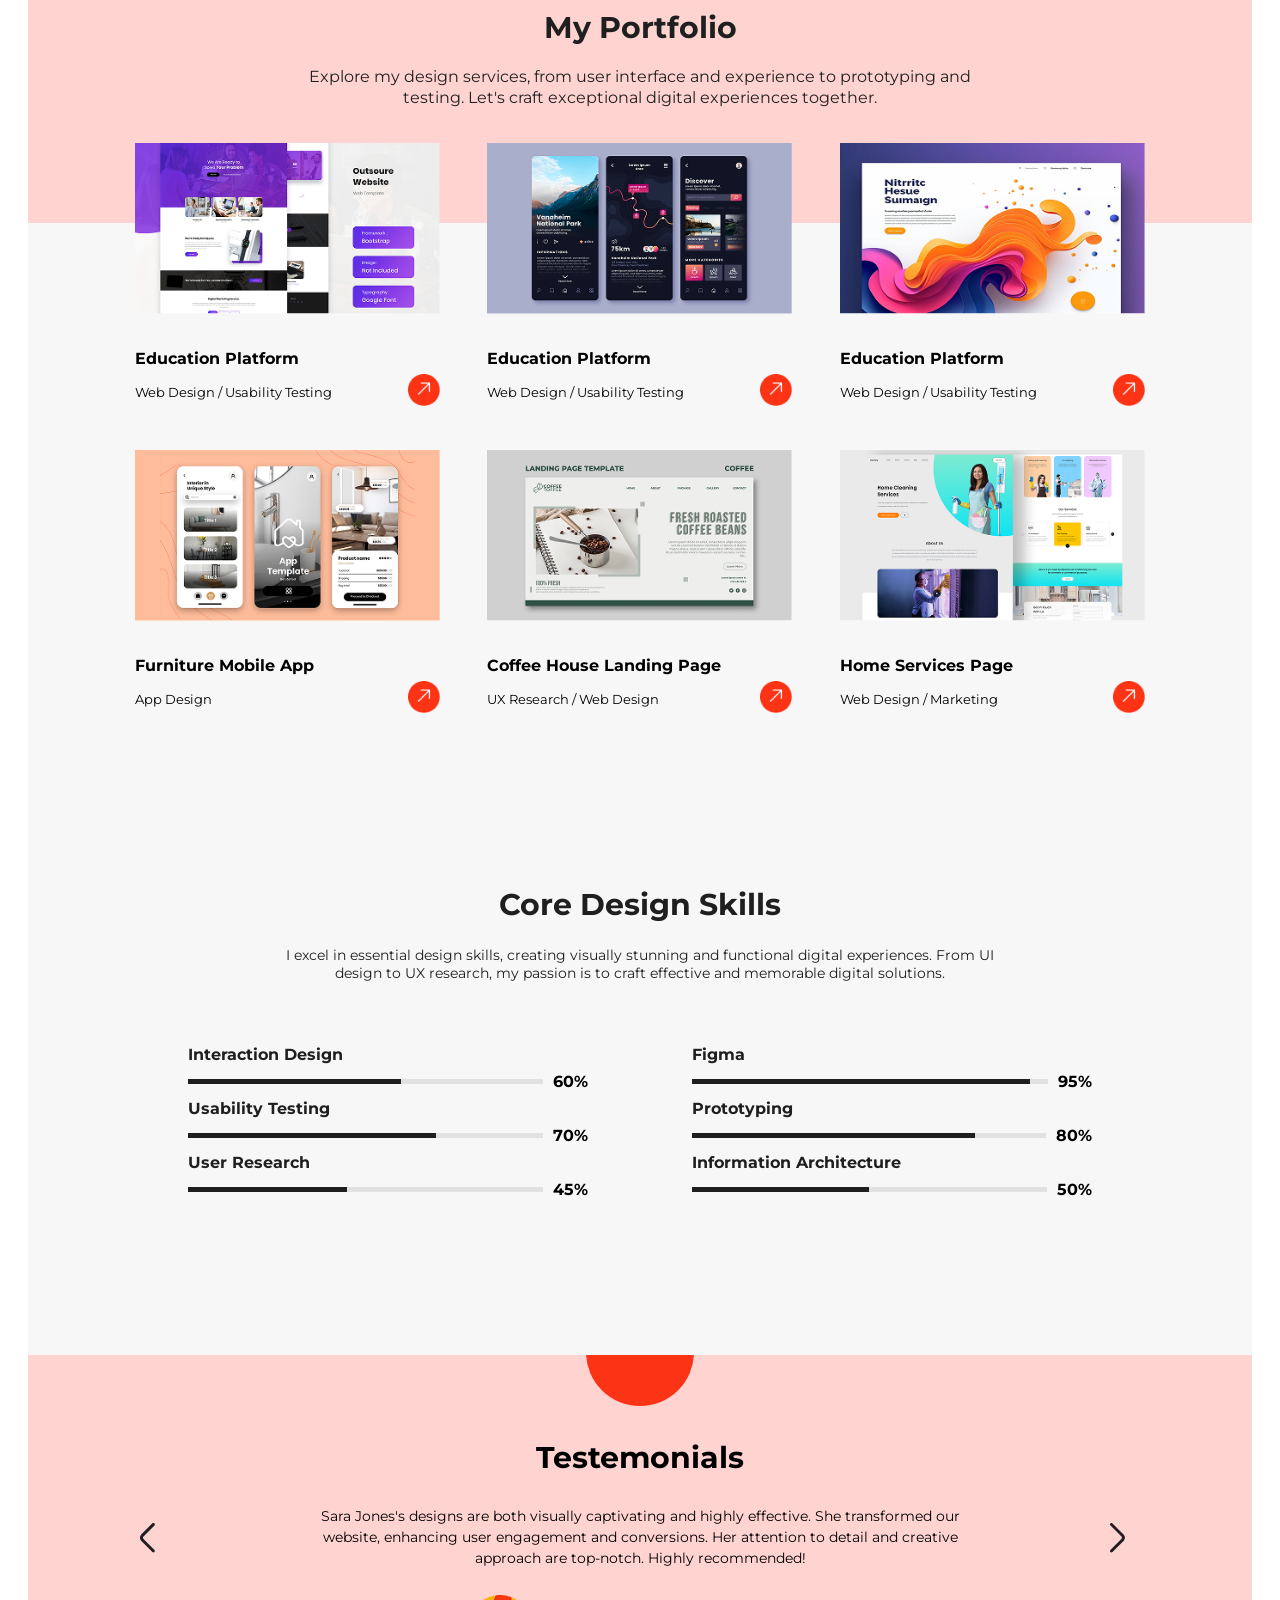
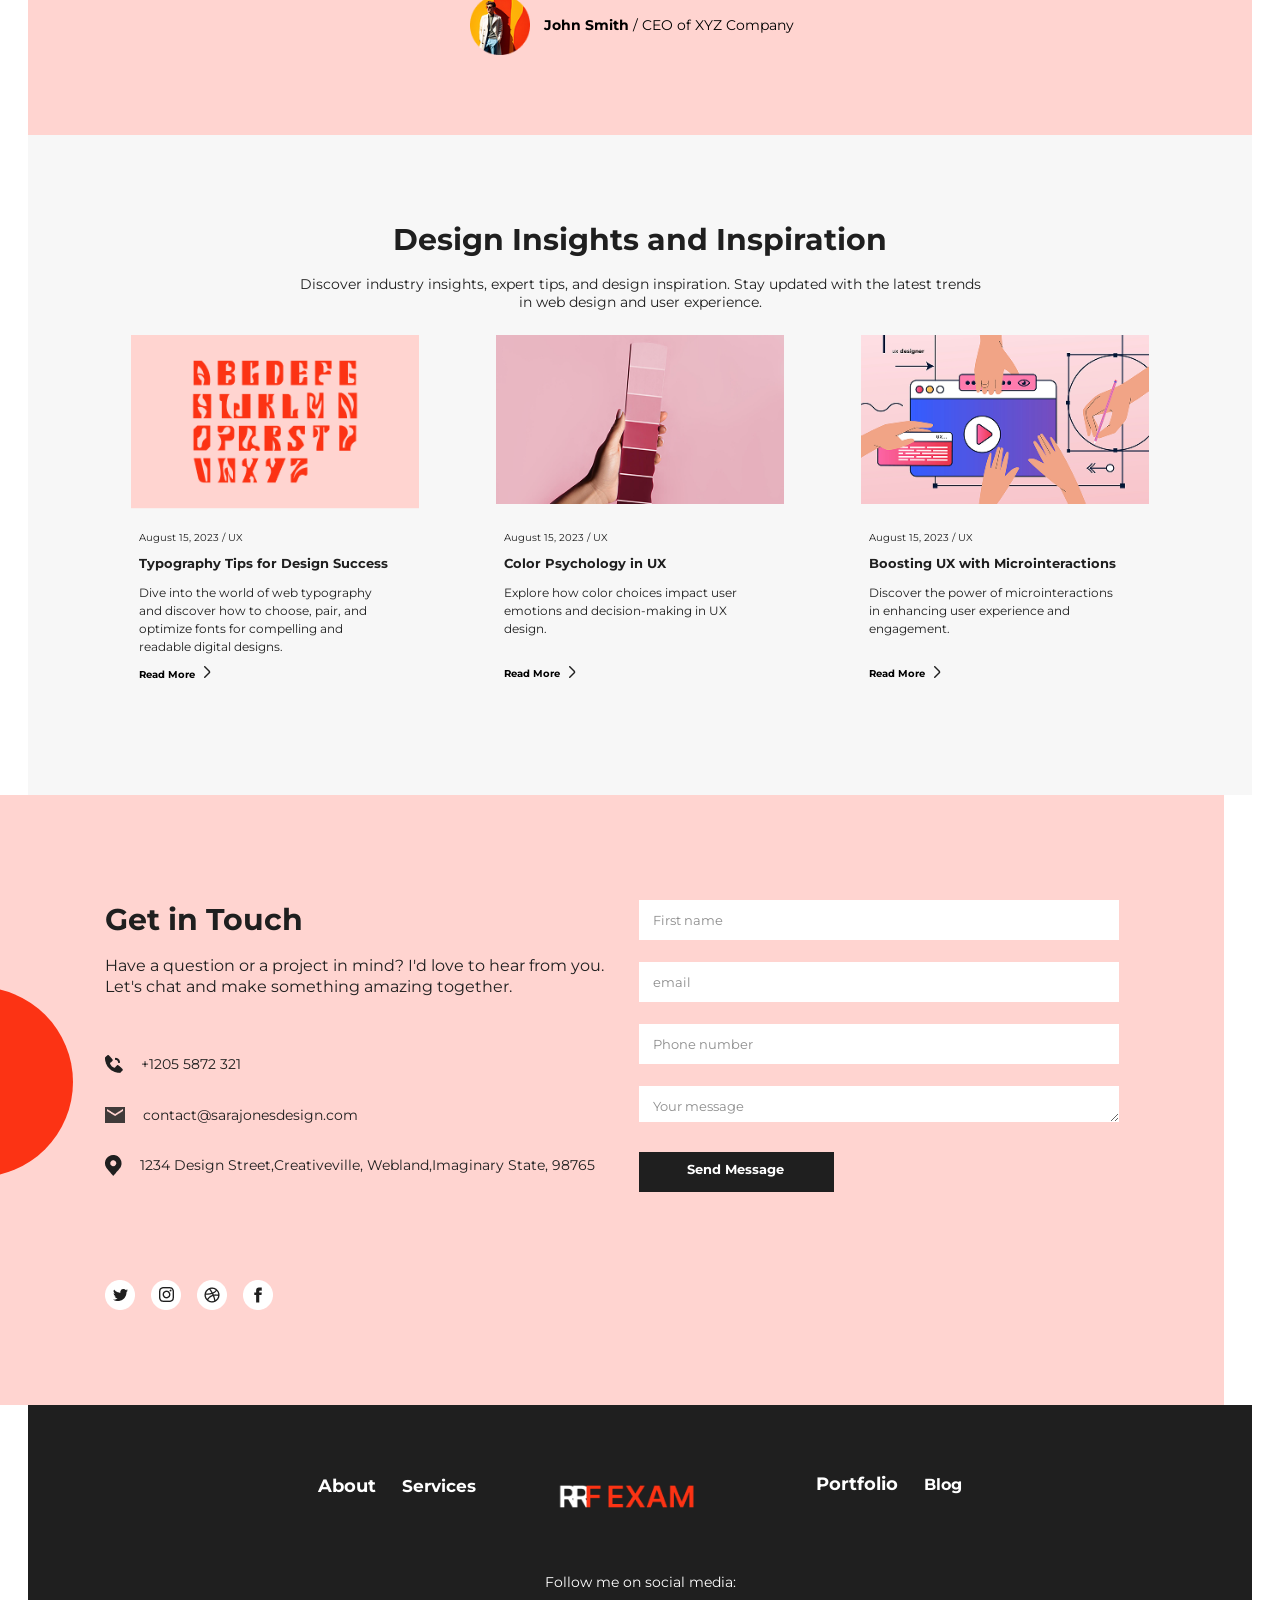
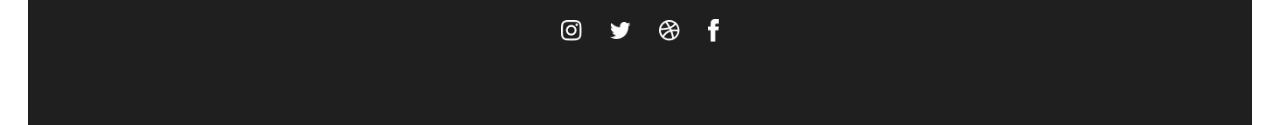
<file: portfolio-one-responsive/index.html>
<!doctype html>
<html>
  <head>
    <meta charset="UTF-8" />
    <meta name="viewport" content="width=device-width, initial-scale=1.0" />
    <link href="./assets/css/output.css" rel="stylesheet" />
  </head>
  <body class="font-montserrat">
    <!-- Hero Area -->
    <section
      class="hero relative flex flex-col md:gap-2 xl:gap-[32px] w-full px-4 sm:px-8 md:px-16 lg:px-[105px] pt-[28px] bg-[#FFD4D0]"
    >
      <!-- circle -->
      <div
        class="circle absolute w-[90px] lg:w-[130px] h-[90px] lg:h-[130px] left-[40%] md:left-[370px] -top-[57px] bg-[#FC3314] rounded-full z-0"
      ></div>

      <!-- Header -->
      <header class="header flex items-center justify-between z-10">
        <!-- logo -->
        <div class="logo w-[92px] md:w-[114px] md:h-auto">
          <img
            src="./assets/images/Logo.png"
            alt="logo image"
            class="w-full h-full object-cover"
          />
        </div>

        <!-- Menu -->
        <nav class="font-montserrat header-menu w-[360px] hidden md:flex">
          <ul class="flex items-center gap-[30px] leading-[130%]">
            <li>
              <a class="font-bold text[18px] text-[#1f1f1f]" href="#">About</a>
            </li>
            <li>
              <a class="font-bold text[18px] text-[#1f1f1f]" href="#"
                >Services</a
              >
            </li>
            <li>
              <a class="font-bold text[18px] text-[#1f1f1f]" href="#"
                >Portfolio</a
              >
            </li>
            <li>
              <a class="font-bold text[18px] text-[#1f1f1f]" href="#">Blog</a>
            </li>
          </ul>
        </nav>

        <!-- Header Button -->
        <div
          class="header-btn bg-black text-white w-[96px] md:w-[118px] h-[30px] md:h-[48px] px-4 md:px-6 py-2 md:py-3 text-xs md:text-base font-normal md:font-bold leading-[110%] flex items-center justify-center"
        >
          <a class="font-montserrat text-[14px]" href="">Let's Talk</a>
        </div>

        <!-- Hamburger Menu -->
        <div class="relative md:hidden">
          <input type="checkbox" id="menu-toggle" class="peer hidden" />

          <label for="menu-toggle" class="cursor-pointer z-20 relative">
            <img
              src="./assets/images/hamburgerMenu.png"
              alt="Menu icon"
              class="w-[26px]"
            />
          </label>

          <!-- Mobile Sliding Menu -->
          <nav
            class="fixed top-[70px] -right-0 w-[100%] h-screen bg-[#ffd4d0]/90 z-10 translate-x-full peer-checked:translate-x-0 duration-300 ease-in-out"
          >
            <ul class="flex flex-col items-center gap-6 p-4 leading-[130%]">
              <li>
                <a class="font-bold text[18px] text-[#1f1f1f]" href="#"
                  >About</a
                >
              </li>
              <li>
                <a class="font-bold text[18px] text-[#1f1f1f]" href="#"
                  >Services</a
                >
              </li>
              <li>
                <a class="font-bold text[18px] text-[#1f1f1f]" href="#"
                  >Portfolio</a
                >
              </li>
              <li>
                <a class="font-bold text[18px] text-[#1f1f1f]" href="#">Blog</a>
              </li>
            </ul>
          </nav>
        </div>
      </header>

      <!-- Hero Area -->
      <div
        class="hero-area flex flex-col-reverse md:flex md:flex-row gap-6 md:gap-[48px]"
      >
        <!-- Text Area -->
        <div
          class="hero-text-area md:w-1/2 2xl:w-[452px] pt-4 lg:pt-[75px] pb-10 lg:pb-[70px] flex flex-col gap-4 sm:gap-8 md:gap-[48px] text-center md:text-start"
        >
          <div class="text-wrapper flex flex-col gap-3 md:gap-[16px]">
            <h4
              class="text-[#1f1f1f] font-normal text-xs md:text-base leading-[150%] font-montserrat"
            >
              UX Designer
            </h4>
            <h2
              class="font-montserrat text-[#1f1f1f] font-bold md:text-4xl xl:text-[41px] leading-[150%]"
            >
              Hi There, I'm <br />
              <span class="text-[#FC3314]">John Smith</span>
            </h2>
            <p
              class="text-[#1f1f1f] font-normal text-xs lg:text-[16px] leading-[150%]"
            >
              Welcome to my portfolio of captivating digital experiences.
              Explore my work and let's create something extraordinary together.
            </p>
          </div>

          <div
            class="hero-btns w-[457px] h-[48px] flex gap-[18px] -mt-[12px] md:-mt-[21px] mx-auto md:ml-0"
          >
            <a
              href="#"
              class="bg-black text-white sm:w-[138px] lg:w-[150px] h-[35px] md:h-[48px] px-4 md:px-8 xl:px-[38px] py-2 md:py-3 xl:py-[12px] font-normal text-xs md:text-base md:font-bold flex justify-center items-center leading-[150%]"
              >Hire Me</a
            >
            <a
              href="#"
              class="bg-transparent text-black border-2 border-[#1f1f1f] sm:w-[138px] lg:w-[150px] h-[35px] md:h-[48px] px-4 md:px-8 xl:px-[38px] py-2 md:py-3 xl:py-[12px] font-normal text-xs md:text-base md:font-bold flex justify-center items-center leading-[150%]"
              >Portfolio</a
            >
          </div>
        </div>

        <!-- Image Area -->
        <div class="hero-image md:1/2 relative mt-[67px]">
          <img
            src="./assets/images/Image.png"
            alt="Hero image"
            class="w-full mx-w-sm mx-auto mt-[35px]"
          />
        </div>
      </div>
    </section>

    <!-- About Area -->
    <div
      class="about-area relative w-full min-h-[23.625rem] bg-[#1f1f1f] px-[4%] py-16 py-20 xl:pb-[70px] flex flex-col gap-[14px] overflow-hidden"
    >
      <!-- Circle -->
      <div
        class="about-circle absolute w-[11.875rem] h-[11.875rem] left-1/2 -translate-x-1/2 xl:left-[517px] -bottom-[9.0625rem] bg-[#FC3314] rounded-full z-0"
      ></div>

      <!-- About Text -->
      <div
        class="about-text text-center mx-auto flex flex-col gap-8 text-white max-w-[50rem] w-full px-4"
      >
        <h2
          class="text-3xl md:text-4xl lg:text-[32px] font-bold leading-[150%] font-montserra"
        >
          About Me
        </h2>
        <p class="font-montserrat font-normal text-base leading-[150%]">
          I'm John Smith, a UI/UX designer dedicated to crafting intuitive and
          visually stunning digital experiences. With a passion for user-centric
          design, I transform ideas into functional and beautiful interfaces.
          Let's collaborate and shape the future of design together.
        </p>
      </div>

      <!-- info -->
      <div
        class="about-info-wrapper relative w-full flex flex-col sm:flex-row gap-6 md:gap-[80px] justify-center mx-auto max-w-[56rem] px-4"
      >
        <div class="about-info flex-1 text-center">
          <h2
            class="font-montserrat font-bold text-3xl md:text-5xl lg:text-[60px] leading-[150%] text-[#FFD4D0]"
          >
            502
          </h2>
          <h4
            class="font-montserrat font-bold text-sm md:text-base lg:text-[16px] text-white leading-[130%]"
          >
            Project Done
          </h4>
        </div>
        <div class="about-info flex-1 text-center">
          <h2
            class="font-montserrat font-bold text-3xl md:text-5xl lg:text-[60px] leading-[150%] text-[#FFD4D0]"
          >
            10+
          </h2>
          <h4
            class="font-montserrat font-bold text-sm md:text-base lg:text-[16px] text-white leading-[130%]"
          >
            Years of Experience
          </h4>
        </div>
        <div class="about-info flex-1 text-center">
          <h2
            class="font-montserrat font-bold text-3xl md:text-5xl lg:text-[60px] leading-[150%] text-[#FFD4D0]"
          >
            273+
          </h2>
          <h4
            class="font-montserrat font-bold text-sm md:text-base lg:text-[16px] text-white leading-[130%]"
          >
            Clients Served
          </h4>
        </div>
      </div>
    </div>

    <!-- Service Area -->
    <section
      class="service-area px-[4%] xl:px-[122px] py-2 min-h-[32.938rem] w-full flex flex-col justify-center items-center mx-auto"
    >
      <div class="service-text w-[74.5rem] flex flex-col gap-7">
        <!-- Heding -->
        <div
          class="services-heading max-w-[705px] flex flex-col gap-6 self-center text-center"
        >
          <h2
            class="font-montserrat font-bold text-2xl md:text-3xl lg:text-[32px] leading-[80%] text-[#1f1f1f]"
          >
            Services
          </h2>
          <p
            class="font-montserrat font-normal text-sm md:text-base leading-[150%] text-[#1f1f1f]"
          >
            Explore my design services, from user interface and experience to
            prototyping and testing. Let's craft exceptional digital experiences
            together.
          </p>
        </div>
      </div>

      <!-- Services Wrapper -->
      <div class="services-wrapper flex flex-wrap gap-2 md:gap-3 self-center">
        <div
          class="service-card md:w-[270px] p-4 flex flex-col gap-6 md:h-[141px] text-center md:text-start"
        >
          <div class="service-icon flex justify-center md:justify-start">
            <img src="./assets/images/Vector.png" alt="" />
          </div>
          <h3 class="font-montserrat font-bold text-[16px] leading-[110%]">
            Desing
          </h3>
          <p class="font-montserrat font-normal text-[14px] leading-[110%]">
            I specialize in web development and design, creating visually
            appealing, user-friendly digital experiences.
          </p>
        </div>
        <div
          class="service-card md:w-[270px] p-[16px] flex flex-col gap-6 md:h-[141px] text-center md:text-start"
        >
          <div class="service-icon flex justify-center md:justify-start">
            <img src="./assets/images/Vector (1).png" alt="" />
          </div>
          <h3 class="font-montserrat font-bold text-[16px] leading-[110%]">
            Branding
          </h3>
          <p class="font-montserrat font-normal text-[14px] leading-[110%]">
            I'm a branding expert, crafting unique visual identities that tell
            your story and resonate with your audience.
          </p>
        </div>
        <div
          class="service-card md:w-[270px] p-[16px] flex flex-col gap-6 md:h-[141px] text-center md:text-start"
        >
          <div class="service-icon flex justify-center md:justify-start">
            <img src="./assets/images/Vector (2).png" alt="" />
          </div>
          <h3 class="font-montserrat font-bold text-[16px] leading-[110%]">
            UX Reserch
          </h3>
          <p class="font-montserrat font-normal text-[14px] leading-[110%]">
            I specialize in user experience research, collaborating on web
            development, and ensuring user-friendly digital products.
          </p>
        </div>
        <div
          class="service-card md:w-[270px] p-[16px] flex flex-col gap-6 md:h-[141px] text-center md:text-start"
        >
          <div class="service-icon flex justify-center md:justify-start">
            <img src="./assets/images/Vector (3).png" alt="" />
          </div>
          <h3 class="font-montserrat font-bold text-[16px] leading-[110%]">
            Usability Testin
          </h3>
          <p class="font-montserrat font-normal text-[14px] leading-[110%]">
            I perform usability testing and optimize designs websites based on
            real-user feedback for seamless interactions.
          </p>
        </div>
      </div>
    </section>

    <!-- Portfolio Area -->
    <section
      class="portfolio-area w-full max-w-[1224px] min-h-[840px] flex flex-col mx-auto bg-[#f7f7f7]"
    >
      <div
        class="portfolio-heading bg-[#ffd4d0] w-full min-h-[258px] px-[5%] sm:px-[8%] lg:px-[110px] pt-[10px] md:pt-[18px] pb-[80px] md:pb-[120px] flex justify-center items-center"
      >
        <div
          class="portfolio-heading-wrapper w-full max-w-[1192px] h-auto md:h-[70px] flex flex-col gap-4 md:gap-5"
        >
          <h2
            class="font-montserrat font-bold text-[#1f1f1f] text-2xl md:text-[30px] leading-[130%] text-center"
          >
            My Portfolio
          </h2>
          <p
            class="w-full max-w-[690px] font-montserrat font-normal text-[#1f1f1f] text-sm md:text-base leading-[130%] text-center self-center px-4 md:px-0"
          >
            Explore my design services, from user interface and experience to
            prototyping and testing. Let's craft exceptional digital experiences
            together.
          </p>
        </div>
      </div>

      <div
        class="portfolio-card-wrapper w-full flex flex-col gap-[40px] md:gap-[100px] px-[5%] sm:px-[8%] lg:px-[105px] pb-[35px] md:pb-[48px] -mt-[60px] md:-mt-[80px]"
      >
        <!-- Row -->
        <div
          class="portfolio-cards-row1 w-full mx-w-[1192px] grid grid-cols-1 sm:grid-cols-2 md:grid-cols-3 gap-[24px] md:gap-[44px]"
        >
          <!-- Card 1 -->
          <div
            class="portfolio-card w-[305px] h-full flex flex-col mx-auto gap-[26px]"
          >
            <!-- Image -->
            <div
              class="portfolio-card-image w-full h-[180px] bg-center bg-cover bg-no-repeat"
            >
              <img
                src="./assets/images/portfolio1.png"
                alt="Portfolio Website Image"
              />
            </div>

            <div
              class="portfolio-card-content w-full h-[57px] flex justify-between"
            >
              <div class="portfolio-card-heding flex flex-col gap-[14px]">
                <h2
                  class="font-montserrat font-bold text-[16px] leading-[130%] text-start"
                >
                  Education Platform
                </h2>
                <h4
                  class="font-montserrat font-normal text-[13px] leading-[130%] text-start"
                >
                  Web Design / Usability Testing
                </h4>
              </div>

              <div
                class="portfolio-card-icon w-[32px] h-[32px] bg-center bg-no-repeat self-end"
              >
                <img src="./assets/images/send.png" alt="" />
              </div>
            </div>
          </div>
          <!-- Card 2 -->
          <div
            class="portfolio-card w-[305px] h-full flex flex-col mx-auto gap-[26px]"
          >
            <!-- Image -->
            <div
              class="portfolio-card-image w-full h-[180px] bg-center bg-cover bg-no-repeat"
            >
              <img
                src="./assets/images/portfolio2.png"
                alt="Portfolio Website Image"
              />
            </div>

            <div
              class="portfolio-card-content w-full h-[57px] flex justify-between"
            >
              <div class="portfolio-card-heding flex flex-col gap-[14px]">
                <h2
                  class="font-montserrat font-bold text-[16px] leading-[130%] text-start"
                >
                  Education Platform
                </h2>
                <h4
                  class="font-montserrat font-normal text-[13px] leading-[130%] text-start"
                >
                  Web Design / Usability Testing
                </h4>
              </div>

              <div
                class="portfolio-card-icon w-[32px] h-[32px] bg-center bg-no-repeat self-end"
              >
                <img src="./assets/images/send.png" alt="" />
              </div>
            </div>
          </div>
          <!-- Card 3 -->
          <div
            class="portfolio-card w-[305px] h-full flex flex-col mx-auto gap-[26px]"
          >
            <!-- Image -->
            <div
              class="portfolio-card-image w-full h-[180px] bg-center bg-cover bg-no-repeat"
            >
              <img
                src="./assets/images/portfolio3.png"
                alt="Portfolio Website Image"
              />
            </div>

            <div
              class="portfolio-card-content w-full h-[57px] flex justify-between"
            >
              <div class="portfolio-card-heding flex flex-col gap-[14px]">
                <h2
                  class="font-montserrat font-bold text-[16px] leading-[130%] text-start"
                >
                  Education Platform
                </h2>
                <h4
                  class="font-montserrat font-normal text-[13px] leading-[130%] text-start"
                >
                  Web Design / Usability Testing
                </h4>
              </div>

              <div
                class="portfolio-card-icon w-[32px] h-[32px] bg-center bg-no-repeat self-end"
              >
                <img src="./assets/images/send.png" alt="" />
              </div>
            </div>
          </div>
          <!-- Card 4 -->
          <div
            class="portfolio-card w-[305px] h-full flex flex-col mx-auto gap-[26px]"
          >
            <!-- Image -->
            <div
              class="portfolio-card-image w-full h-[180px] bg-center bg-cover bg-no-repeat"
            >
              <img
                src="./assets/images/portfolio4.png"
                alt="Portfolio Website Image"
              />
            </div>

            <div
              class="portfolio-card-content w-full h-[57px] flex justify-between"
            >
              <div class="portfolio-card-heding flex flex-col gap-[14px]">
                <h2
                  class="font-montserrat font-bold text-[16px] leading-[130%] text-start"
                >
                  Furniture Mobile App
                </h2>
                <h4
                  class="font-montserrat font-normal text-[13px] leading-[130%] text-start"
                >
                  App Design
                </h4>
              </div>

              <div
                class="portfolio-card-icon w-[32px] h-[32px] bg-center bg-no-repeat self-end"
              >
                <img src="./assets/images/send.png" alt="" />
              </div>
            </div>
          </div>
          <!-- Card 5 -->
          <div
            class="portfolio-card w-[305px] h-full flex flex-col mx-auto gap-[26px]"
          >
            <!-- Image -->
            <div
              class="portfolio-card-image w-full h-[180px] bg-center bg-cover bg-no-repeat"
            >
              <img
                src="./assets/images/portfolio5.png"
                alt="Portfolio Website Image"
              />
            </div>

            <div
              class="portfolio-card-content w-full h-[57px] flex justify-between"
            >
              <div class="portfolio-card-heding flex flex-col gap-[14px]">
                <h2
                  class="font-montserrat font-bold text-[16px] leading-[130%] text-start"
                >
                  Coffee House Landing Page
                </h2>
                <h4
                  class="font-montserrat font-normal text-[13px] leading-[130%] text-start"
                >
                  UX Research / Web Design
                </h4>
              </div>

              <div
                class="portfolio-card-icon w-[32px] h-[32px] bg-center bg-no-repeat self-end"
              >
                <img src="./assets/images/send.png" alt="" />
              </div>
            </div>
          </div>
          <!-- Card 6 -->
          <div
            class="portfolio-card w-[305px] h-full flex flex-col mx-auto gap-[26px]"
          >
            <!-- Image -->
            <div
              class="portfolio-card-image w-full h-[180px] bg-center bg-cover bg-no-repeat"
            >
              <img
                src="./assets/images/portfolio6.png"
                alt="Portfolio Website Image"
              />
            </div>

            <div
              class="portfolio-card-content w-full h-[57px] flex justify-between"
            >
              <div class="portfolio-card-heding flex flex-col gap-[14px]">
                <h2
                  class="font-montserrat font-bold text-[16px] leading-[130%] text-start"
                >
                  Home Services Page
                </h2>
                <h4
                  class="font-montserrat font-normal text-[13px] leading-[130%] text-start"
                >
                  Web Design / Marketing
                </h4>
              </div>

              <div
                class="portfolio-card-icon w-[32px] h-[32px] bg-center bg-no-repeat self-end"
              >
                <img src="./assets/images/send.png" alt="" />
              </div>
            </div>
          </div>
        </div>
      </div>
    </section>

    <!-- Skils Area -->
    <section
      class="skils-are w-full max-w-[1224px] px-[8%] sm:px-[10%] min-h-[550px] md:px-[12%] lg:px-[15%] xl:px-[100px] py-[30px] xs:py-[40px] sm:py-[60px] md:py-[70px] lg:py-[80px] flex flex-col sm:gap-[32px] md:gap-[35px] lg:gap-[44px] items-center mx-auto bg-[#f7f7f7]"
    >
      <!-- Skills Header -->
      <div
        class="skils-header w-full xs:w-[90%] sm:w-[85%] md:w-[720px] h-auto flex flex-col gap-3 sm:[18px] md:gap-[22px]"
      >
        <h2
          class="font-montserrat font-bold text-2xl sm:text-[26px] md:text-[28px] lg:text-[30px] leading-[130%] text-center text-[#1f1f1f]"
        >
          Core Design Skills
        </h2>
        <p
          class="font-montserrat font-normal text-sm sm:text-[12px] md:text-[14px] leading-[130%] text-center text-[#1f1f1f]"
        >
          I excel in essential design skills, creating visually stunning and
          functional digital experiences. From UI design to UX research, my
          passion is to craft effective and memorable digital solutions.
        </p>
      </div>

      <!-- Skills Wrapper -->
      <div
        class="skills-wrapper w-full max-w-[905px] h-auto py-4 flex flex-col lg:flex-row gap-[30px] sm:gap-[50px] md:gap-[80px] lg:gap-[90px] xl:gap-[104px]"
      >
        <!-- Left Column -->
        <div
          class="skills-left-column w-full lg:w-[calc(50%-40px)] xl:w-[400px] h-auto flex flex-col sm:gap-2 md:gap-[8px]"
        >
          <!-- Skill 1 -->
          <div
            class="single-skill w-full h-auto md:h-[46px] flex flex-col gap-[6px] xs:gap-[10px] items-start"
          >
            <h2
              class="font-montserrat font-bold text-[14px] md:text-base leading-[150%] text-[#1f1f1f]"
            >
              Interaction Design
            </h2>
            <div
              class="skill-bar w-full h-[18px] flex items-center gap-2 xs:gap-[6px] sm-gap-[8px] md:gap-[10px]"
            >
              <div
                class="w-[calc(100%-45px)] xs:w-[calc(100%-50px)] sm:w-[calc(100%-55px)] md:w-[382px] h-[5px] bg-[#e1e1e1]"
              >
                <div class="w-[60%] h-[5px] bg-[#1f1f1f]"></div>
              </div>
              <h4
                class="font-montserrat font-bold text-[12px] sm:text-[14px] md:text-base leading-[150%] text-start"
              >
                60%
              </h4>
            </div>
          </div>
          <!-- Skill 2 -->
          <div
            class="single-skill w-full h-auto md:h-[46px] flex flex-col gap-[6px] xs:gap-[10px] items-start"
          >
            <h2
              class="font-montserrat font-bold text-[14px] md:text-base leading-[150%] text-[#1f1f1f]"
            >
              Usability Testing
            </h2>
            <div
              class="skill-bar w-full h-[18px] flex items-center gap-2 xs:gap-[6px] sm-gap-[8px] md:gap-[10px]"
            >
              <div
                class="w-[calc(100%-45px)] xs:w-[calc(100%-50px)] sm:w-[calc(100%-55px)] md:w-[382px] h-[5px] bg-[#e1e1e1]"
              >
                <div class="w-[70%] h-[5px] bg-[#1f1f1f]"></div>
              </div>
              <h4
                class="font-montserrat font-bold text-[12px] sm:text-[14px] md:text-base leading-[150%] text-start"
              >
                70%
              </h4>
            </div>
          </div>
          <!-- Skill 3 -->
          <div
            class="single-skill w-full h-auto md:h-[46px] flex flex-col gap-[6px] xs:gap-[10px] items-start"
          >
            <h2
              class="font-montserrat font-bold text-[14px] md:text-base leading-[150%] text-[#1f1f1f]"
            >
              User Research
            </h2>
            <div
              class="skill-bar w-full h-[18px] flex items-center gap-2 xs:gap-[6px] sm-gap-[8px] md:gap-[10px]"
            >
              <div
                class="w-[calc(100%-45px)] xs:w-[calc(100%-50px)] sm:w-[calc(100%-55px)] md:w-[382px] h-[5px] bg-[#e1e1e1]"
              >
                <div class="w-[45%] h-[5px] bg-[#1f1f1f]"></div>
              </div>
              <h4
                class="font-montserrat font-bold text-[12px] sm:text-[14px] md:text-base leading-[150%] text-start"
              >
                45%
              </h4>
            </div>
          </div>
        </div>
        <!-- Right Colum -->
        <div
          class="skills-right-column w-full lg:w-[calc(50%-40px)] xl:w-[400px] h-auto flex flex-col sm:gap-2 md:gap-[8px]"
        >
          <!-- Skill 4 -->
          <div
            class="single-skill w-full h-auto md:h-[46px] flex flex-col gap-[6px] xs:gap-[10px] items-start"
          >
            <h2
              class="font-montserrat font-bold text-[14px] md:text-base leading-[150%] text-[#1f1f1f]"
            >
              Figma
            </h2>
            <div
              class="skill-bar w-full h-[18px] flex items-center gap-2 xs:gap-[6px] sm-gap-[8px] md:gap-[10px]"
            >
              <div
                class="w-[calc(100%-45px)] xs:w-[calc(100%-50px)] sm:w-[calc(100%-55px)] md:w-[382px] h-[5px] bg-[#e1e1e1]"
              >
                <div class="w-[95%] h-[5px] bg-[#1f1f1f]"></div>
              </div>
              <h4
                class="font-montserrat font-bold text-[12px] sm:text-[14px] md:text-base leading-[150%] text-start"
              >
                95%
              </h4>
            </div>
          </div>
          <!-- Skill 5 -->
          <div
            class="single-skill w-full h-auto md:h-[46px] flex flex-col gap-[6px] xs:gap-[10px] items-start"
          >
            <h2
              class="font-montserrat font-bold text-[14px] md:text-base leading-[150%] text-[#1f1f1f]"
            >
              Prototyping
            </h2>
            <div
              class="skill-bar w-full h-[18px] flex items-center gap-2 xs:gap-[6px] sm-gap-[8px] md:gap-[10px]"
            >
              <div
                class="w-[calc(100%-45px)] xs:w-[calc(100%-50px)] sm:w-[calc(100%-55px)] md:w-[382px] h-[5px] bg-[#e1e1e1]"
              >
                <div class="w-[80%] h-[5px] bg-[#1f1f1f]"></div>
              </div>
              <h4
                class="font-montserrat font-bold text-[12px] sm:text-[14px] md:text-base leading-[150%] text-start"
              >
                80%
              </h4>
            </div>
          </div>
          <!-- Skill 6 -->
          <div
            class="single-skill w-full h-auto md:h-[46px] flex flex-col gap-[6px] xs:gap-[10px] items-start"
          >
            <h2
              class="font-montserrat font-bold text-[14px] md:text-base leading-[150%] text-[#1f1f1f]"
            >
              Information Architecture
            </h2>
            <div
              class="skill-bar w-full h-[18px] flex items-center gap-2 xs:gap-[6px] sm-gap-[8px] md:gap-[10px]"
            >
              <div
                class="w-[calc(100%-45px)] xs:w-[calc(100%-50px)] sm:w-[calc(100%-55px)] md:w-[382px] h-[5px] bg-[#e1e1e1]"
              >
                <div class="w-[50%] h-[5px] bg-[#1f1f1f]"></div>
              </div>
              <h4
                class="font-montserrat font-bold text-[12px] sm:text-[14px] md:text-base leading-[150%] text-start"
              >
                50%
              </h4>
            </div>
          </div>
        </div>
      </div>
    </section>

    <!-- Testimonial Area -->
    <section
      class="testimonial-area relative w-full max-w-[1224px] min-h-[380px] px-[5%] sm:px-[8%] md:px-[10%] lg:px-[100px] pt-[80px] pb-[54px] bg-[#ffd4d0] flex justify-center mx-auto overflow-hidden"
    >
      <!-- Red Circle -->
      <div
        class="red-circle absolute -top-[40px] sm:-top-[50px] lg:-top-[57px] w-[68px] sm:w-[88px] lg:w-[108px] h-[68px] sm:h-[88px] lg:h-[108px] bg-[#fc3314] rounded-full"
      ></div>

      <div
        class="testimonial-info w-full max-w-[1192px] h-auto flex flex-col gap-4 sm:gap-[20px] lg:gap-[26px] items-center"
      >
        <h2
          class="font-montserrat font-bold text-[20px] sm:text-[26px] lg:text-[30px] leading-[150%] text-center"
        >
          Testemonials
        </h2>
        <div
          class="testimonial-wrapper w-full max-w-[1000px] h-auto flex justify-between items-center gap-10 sm:gap-[28xp] md:gap-[40px]"
        >
          <!-- Left Arrow -->
          <button
            class="left-arrow w-[18px] sm:w-[25] lg:w-[30px] h-[18px] sm:h-[25px] lg:h-[30px]"
          >
            <img src="./assets/images/arrow-right.png" alt="" />
          </button>

          <!-- Text -->
          <p
            class="w-[75%] sm:w-[70%] md:w-[650px] h-auto font-montserrat font-normal text-sm md:text-[14px] leading-[150%] text-center"
          >
            Sara Jones's designs are both visually captivating and highly
            effective. She transformed our website, enhancing user engagement
            and conversions. Her attention to detail and creative approach are
            top-notch. Highly recommended!
          </p>

          <!-- Right Arrow -->
          <button
            class="right-arrow w-[18px] sm:w-[25] lg:w-[30px] h-[18px] sm:h-[25px] lg:h-[30px]"
          >
            <img src="./assets/images/arrow-left.png" alt="" />
          </button>
        </div>

        <div
          class="client-info w-full max-w-[340px] h-auto flex items-center gap-[14px]"
        >
          <!-- Client Image -->
          <div
            class="client-image w-[50px] sm:w-[60px] h-[50px] sm:h-[60px] rounded-full"
          >
            <img src="./assets/images/Testimonial-Image.png" alt="" />
          </div>

          <!-- Client Name & Position -->
          <h4 class="font-normal text-[12px] sm:text-[14px] leading-[150%]">
            <span class="font-bold">John Smith</span> / CEO of XYZ Company
          </h4>
        </div>
      </div>
    </section>

    <!-- Blog Area -->
    <section
      class="blog-area w-full max-w-[1224px] min-h-[660px] flex flex-col gap-20px sm:gap-[30px] lg:gap-[40px] px-[10%] sm:px-[8%] md:px-[10%] lg:px-[110px] py-40px] lg:py-[60px] mx-auto items-center bg-[#F7F7F7]"
    >
      <!-- Blog Heading -->
      <div
        class="blog-heading w-full max-w-[720px] h-auto lg:h-[100px] flex flex-col gap-[12px] sm:gap-[14px] px-4 py-6"
      >
        <h2
          class="font-montserrat font-bold text-2xl sm:text-[27px] lg:text-[30px] leading-[140%] text-center text-[#1f1f1f] mx-auto"
        >
          Design Insights and Inspiration
        </h2>
        <p
          class="font-montserrat font-normal text-sm md:text-[14px] leading-[130%] text-center text-[#1f1f1f]"
        >
          Discover industry insights, expert tips, and design inspiration. Stay
          updated with the latest trends in web design and user experience.
        </p>
      </div>

      <!-- Blog Wrapper -->
      <div
        class="blog-wrapper w-full lg:w-[1095px] h-auto lg:h-[360px] grid grid-cols-1 sm:grid-cols-2 md:grid-cols-2 lg:grid-cols-3 justify-items-center"
      >
        <!-- Blog card 1 -->
        <div
          class="single-blog w-[288px] w-[380px] flex flex-col gap-[18px] items-center"
        >
          <!-- Blog Image -->
          <div class="blog-image w-[288px] h-[178px]">
            <img src="./assets/images/blog-image-1.png" alt="" />
          </div>

          <!-- Blog Content -->
          <div
            class="blog-content w-[288px] h-[148px] flex flex-col gap-[10px] px-[8px] pb-[8px]"
          >
            <div
              class="blog-content-inner w-[256px] h-[130px] flex flex-col gap-[10px]"
            >
              <h4
                class="font-montserrat font-normal text-[10px] leading-[130%] text-start text-[#1f1f1f]"
              >
                August 15, 2023 / UX
              </h4>
              <h2
                class="font-montserrat font-bold text-[13px] leading-[150%] text-start text-[#1f1f1f]"
              >
                Typography Tips for Design Success
              </h2>
              <p
                class="font-montserrat font-normal text-[12px] leading-[150%] text-start text-[#1f1f1f]"
              >
                Dive into the world of web typography and discover how to
                choose, pair, and optimize fonts for compelling and readable
                digital designs.
              </p>
            </div>
            <div
              class="blog-cta w-[72px] h-[14px] flex justify-between items-center"
            >
              <div class="blog-btn">
                <a
                  class="font-montserrat font-bold text-[10px] leading-[150%] text-start"
                  href="#"
                  >Read More</a
                >
              </div>
              <div class="blog-cta-icon">
                <img src="./assets/images/blog-arrow-right.png" alt="" />
              </div>
            </div>
          </div>
        </div>

        <!-- Blog card 2 -->
        <div
          class="single-blog w-[288px] w-[380px] flex flex-col gap-[18px] items-center"
        >
          <!-- Blog Image -->
          <div class="blog-image w-[288px] h-[178px]">
            <img src="./assets/images/blog-image-2.png" alt="" />
          </div>

          <!-- Blog Content -->
          <div
            class="blog-content w-[288px] h-[156px] flex flex-col gap-[10px] px-[8px] pb-[8px] justify-between"
          >
            <div
              class="blog-content-inner w-[256px] h-[130px] flex flex-col gap-[10px]"
            >
              <h4
                class="font-montserrat font-normal text-[10px] leading-[130%] text-start text-[#1f1f1f]"
              >
                August 15, 2023 / UX
              </h4>
              <h2
                class="font-montserrat font-bold text-[13px] leading-[150%] text-start text-[#1f1f1f]"
              >
                Color Psychology in UX
              </h2>
              <p
                class="font-montserrat font-normal text-[12px] leading-[150%] text-start text-[#1f1f1f]"
              >
                Explore how color choices impact user emotions and
                decision-making in UX design.
              </p>
            </div>
            <div
              class="blog-cta w-[72px] h-[14px] flex justify-between items-center"
            >
              <div class="blog-btn">
                <a
                  class="font-montserrat font-bold text-[10px] leading-[150%] text-start"
                  href="#"
                  >Read More</a
                >
              </div>
              <div class="blog-cta-icon">
                <img src="./assets/images/blog-arrow-right.png" alt="" />
              </div>
            </div>
          </div>
        </div>

        <!-- Blog card 3 -->
        <div
          class="single-blog w-[288px] w-[380px] flex flex-col gap-[18px] items-center"
        >
          <!-- Blog Image -->
          <div class="blog-image w-[288px] h-[178px]">
            <img src="./assets/images/blog-image-3.png" alt="" />
          </div>

          <!-- Blog Content -->
          <div
            class="blog-content w-[288px] h-[156px] flex flex-col gap-[10px] px-[8px] pb-[8px] justify-between"
          >
            <div
              class="blog-content-inner w-[256px] h-[130px] flex flex-col gap-[10px]"
            >
              <h4
                class="font-montserrat font-normal text-[10px] leading-[130%] text-start text-[#1f1f1f]"
              >
                August 15, 2023 / UX
              </h4>
              <h2
                class="font-montserrat font-bold text-[13px] leading-[150%] text-start text-[#1f1f1f]"
              >
                Boosting UX with Microinteractions
              </h2>
              <p
                class="font-montserrat font-normal text-[12px] leading-[150%] text-start text-[#1f1f1f]"
              >
                Discover the power of microinteractions in enhancing user
                experience and engagement.
              </p>
            </div>
            <div
              class="blog-cta w-[72px] h-[14px] flex justify-between items-center"
            >
              <div class="blog-btn">
                <a
                  class="font-montserrat font-bold text-[10px] leading-[150%] text-start"
                  href="#"
                  >Read More</a
                >
              </div>
              <div class="blog-cta-icon">
                <img src="./assets/images/blog-arrow-right.png" alt="" />
              </div>
            </div>
          </div>
        </div>
      </div>
    </section>

    <!-- Contact Area -->
    <section
      class="contact-area relative w-full max-w-[1224px] min-h-[610px] p-[15%] sm:p-[8%] md:p-[10%] lg:p-[105px] flex flex-col lg:flex-row gap-[25px] md:gap-[30px] lg:gap-[34px] bg-[#ffd4d0] overflow-hidden"
    >
      <!-- Red Circle -->
      <div
        class="red-circle absolute w-[100px] sm:w-[130px] md:w-[170px] lg:w-[190px] h-[100px] sm:h-[130px] md:h-[170px] lg:h-[190px] bg-[#fc3314] rounded-full top-[50%] lg:top-[192px] -left-[40px] sm:-left-[70px] md:-left-[90px] lg:-left-[117px] z-0"
      ></div>
      <!-- Contact Left -->
      <div
        class="contact-left w-full lg:w-[500px] h-auto flex flex-col justify-between gap-[40px] md:gap-[50px] lg:gap-0"
      >
        <div
          class="contact-left-text w-full h-auto flex flex-col gap-[40px] md:gap-[50px] lg:gap-[56px] text-start"
        >
          <div class="contact-heading w-full h-auto flex flex-col gap-[16px]">
            <h2
              class="font-montserrat font-bold text-2xl md:text-[26px] lg:text-[30px] text-[#1f1f1f] leading-0[130%]"
            >
              Get in Touch
            </h2>
            <p
              class="font-montserrat font-normal text-[14px] lg:text-base text-[#1f1f1f] leading-[130%]"
            >
              Have a question or a project in mind? I'd love to hear from you.
              Let's chat and make something amazing together.
            </p>
          </div>

          <div
            class="contact-info w-full lg:w-[500px] h-auto flex flex-col gap-[24px] md:gap-[30px] font-normal text-sm lg:text-base leading-[130%]"
          >
            <div class="phone flex gap-[16px] items-center">
              <div class="phone-icon">
                <img src="./assets/images/phon-icon.png" alt="" />
              </div>
              <p
                class="font-montserrat font-normal text-[13.6px] text-[#1f1f1f] text-start pl-[2px]"
              >
                +1205 5872 321
              </p>
            </div>

            <div class="email flex gap-[16px] items-center">
              <div class="email-icon">
                <img src="./assets/images/mail-icon.png" alt="" />
              </div>
              <p
                class="font-montserrat font-normal text-[13.6px] text-[#1f1f1f] text-start pl-[2px]"
              >
                contact@sarajonesdesign.com
              </p>
            </div>

            <div class="location flex gap-[16px] items-center">
              <div class="location-icon">
                <img src="./assets/images/location-icon.png" alt="" />
              </div>
              <p
                class="font-montserrat font-normal text-[13.6px] text-[#1f1f1f] text-start pl-[2px]"
              >
                1234 Design Street,Creativeville, Webland,Imaginary State, 98765
              </p>
            </div>
          </div>
        </div>
        <div
          class="contact-left-social w-full max-w-[180px] h-[20px] flex gap-[16px]"
        >
          <div class="twitter">
            <img src="./assets/images/twitter-icon.png" alt="" />
          </div>
          <div class="instagram">
            <img src="./assets/images/insta-icon.png" alt="" />
          </div>
          <div class="dribble">
            <img src="./assets/images/dribble-icon.png" alt="" />
          </div>
          <div class="facebook">
            <img src="./assets/images/facebook-icon.png" alt="" />
          </div>
        </div>
      </div>

      <!-- Contact Right -->
      <div
        class="contact-right w-full lg:w-[500px] h-auto flex flex-col gap-[22px] md:gap-[30px]"
      >
        <!-- Text Field -->
        <div
          class="text-fields w-full h-auto flex flex-col gap-[22px] font-normal text-xs text-[13px] leading-[130%]"
        >
          <input
            class="bg-white w-full h-[36px] md:h-[40px] px-[12px] md:px-[14px] py-[10px] md:py-[12px] placeholder:text-[#8d8d8d]"
            type="text"
            placeholder="First name"
          />
          <input
            class="bg-white w-full h-[36px] md:h-[40px] px-[12px] md:px-[14px] py-[10px] md:py-[12px] placeholder:text-[#8d8d8d]"
            type="email"
            placeholder="email"
          />
          <input
            class="bg-white w-full h-[36px] md:h-[40px] px-[12px] md:px-[14px] py-[10px] md:py-[12px] placeholder:text-[#8d8d8d]"
            type="tel"
            placeholder="Phone number"
          />
          <textarea
            class="bg-white w-full h-[36px] md:h-[140px px-[12px]]md: px-[14px] py-[10px] md: py-[12px] placeholder:text-[#8d8d8d]"
            type=""
            placeholder="Your message"
          ></textarea>
        </div>

        <!-- Button -->
        <a
          class="w-full max-w-[195px] h-[36px] md:h-[40px] bg-[#1f1f1f] text-white px-6 md:px-[48px] py-[8px] font-montserrat font-bold text-[13px] leading-[150%] mx-auto lg:ml-0"
          href="#"
          >Send Message</a
        >
      </div>
    </section>

    <!-- Footer Area -->
    <div
      class="footer-area w-[1224px] h-[320px] px-[220px] py-[68px] mx-auto bg-[#1f1f1f] text-center"
    >
      <div
        class="footer-wrapper w-[715px] h-[130px] flex flex-col gap-[76px] items-center mx-auto text-white"
      >
        <div
          class="footer-link w-[715px] h-[34px] flex justify-center items-center gap-[120px]"
        >
          <div class="link-left w-[120px] h-[20px]">
            <ul class="flex gap-[26px]">
              <li>
                <a
                  class="font-montserrat font-bold text-[18px] text-white leading-[130%]"
                  href="#"
                  >About</a
                >
              </li>
              <li>
                <a
                  class="font-montserrat font-bold text-[17px] text-white leading-[130%]"
                  href="#"
                  >Services</a
                >
              </li>
            </ul>
          </div>

          <div class="logo w-[138px] h-[23px]">
            <img src="./assets/images/Footer-Logo.png" alt="" />
          </div>

          <div class="link-right">
            <ul class="flex gap-[26px]">
              <li>
                <a
                  class="font-montserrat font-bold text-[18px] text-white leading-[130%]"
                  href="#"
                  >Portfolio</a
                >
              </li>
              <li>
                <a
                  class="font-montserrat font-bold text-[16px] text-white leading-[130%]"
                  href="#"
                  >Blog</a
                >
              </li>
            </ul>
          </div>
        </div>

        <div
          class="footer-social-link w-[200px] h-[71px] flex flex-col gap-[28px] items-center"
        >
          <p class="font-montserrat font-normal text-[14px] leading-[130%]">
            Follow me on social media:
          </p>
          <div class="footer-social w-[158px] h-[20px]">
            <ul class="flex gap-[28px] items-center">
              <li>
                <a href="#"
                  ><img src="./assets/images/Instagram.png" alt=""
                /></a>
              </li>
              <li>
                <a href="#"><img src="./assets/images/Twitter.png" alt="" /></a>
              </li>
              <li>
                <a href="#"
                  ><img src="./assets/images/Dribbble.png" alt=""
                /></a>
              </li>
              <li>
                <a href="#"
                  ><img src="./assets/images/Facebook.png" alt=""
                /></a>
              </li>
            </ul>
          </div>
        </div>
      </div>
    </div>
  </body>
</html>
</file>
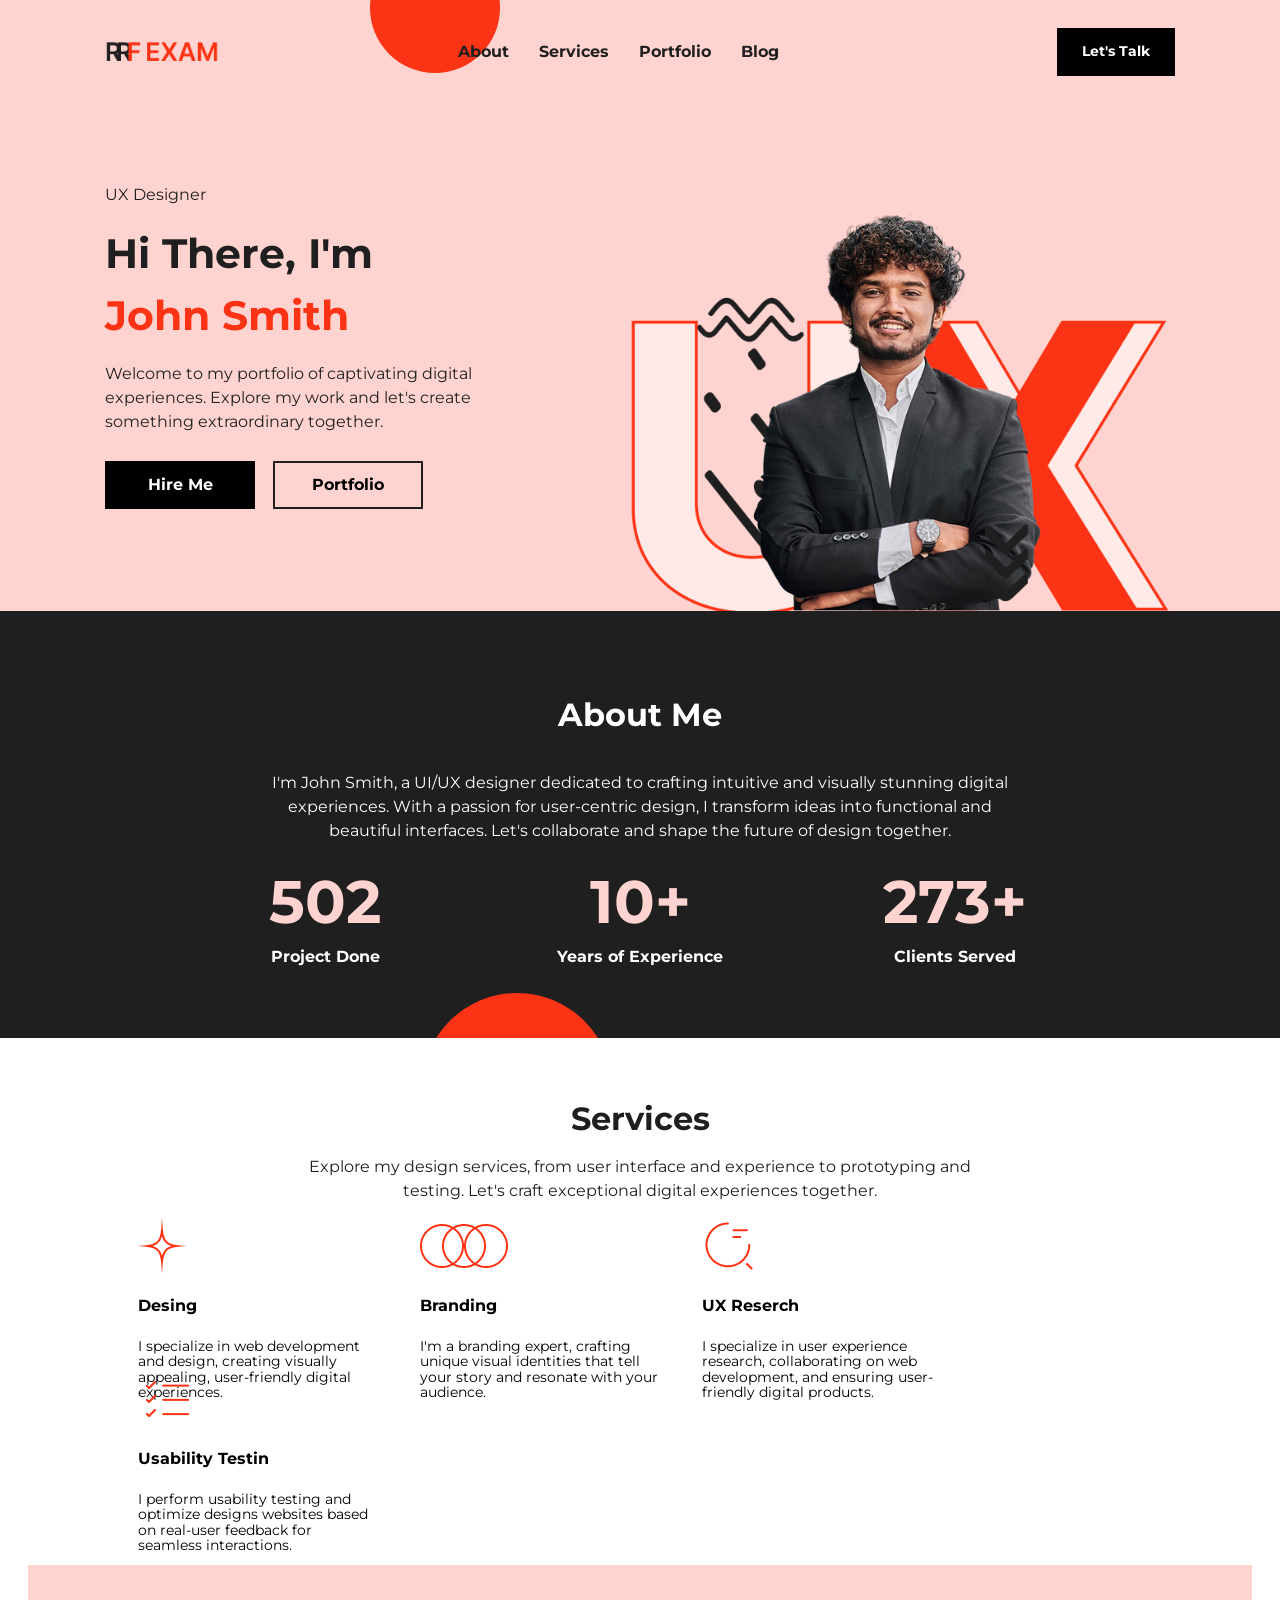
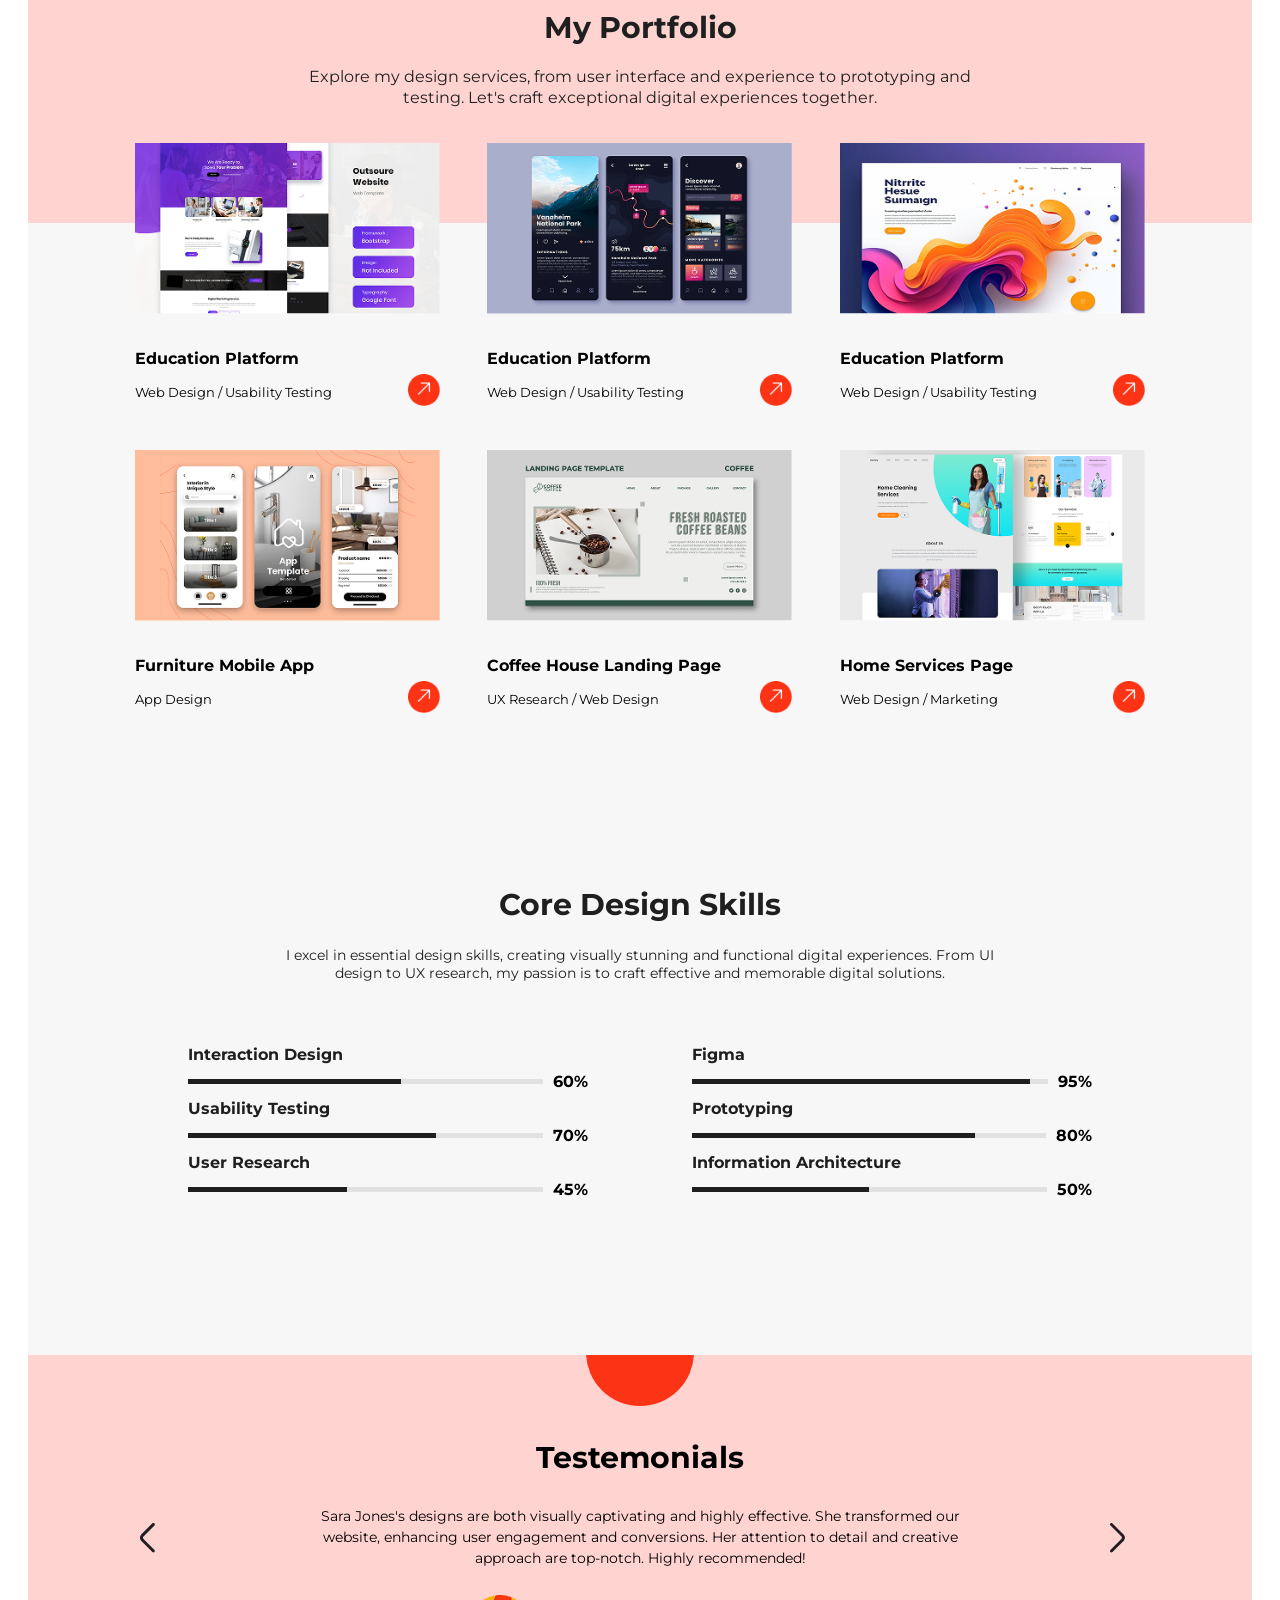
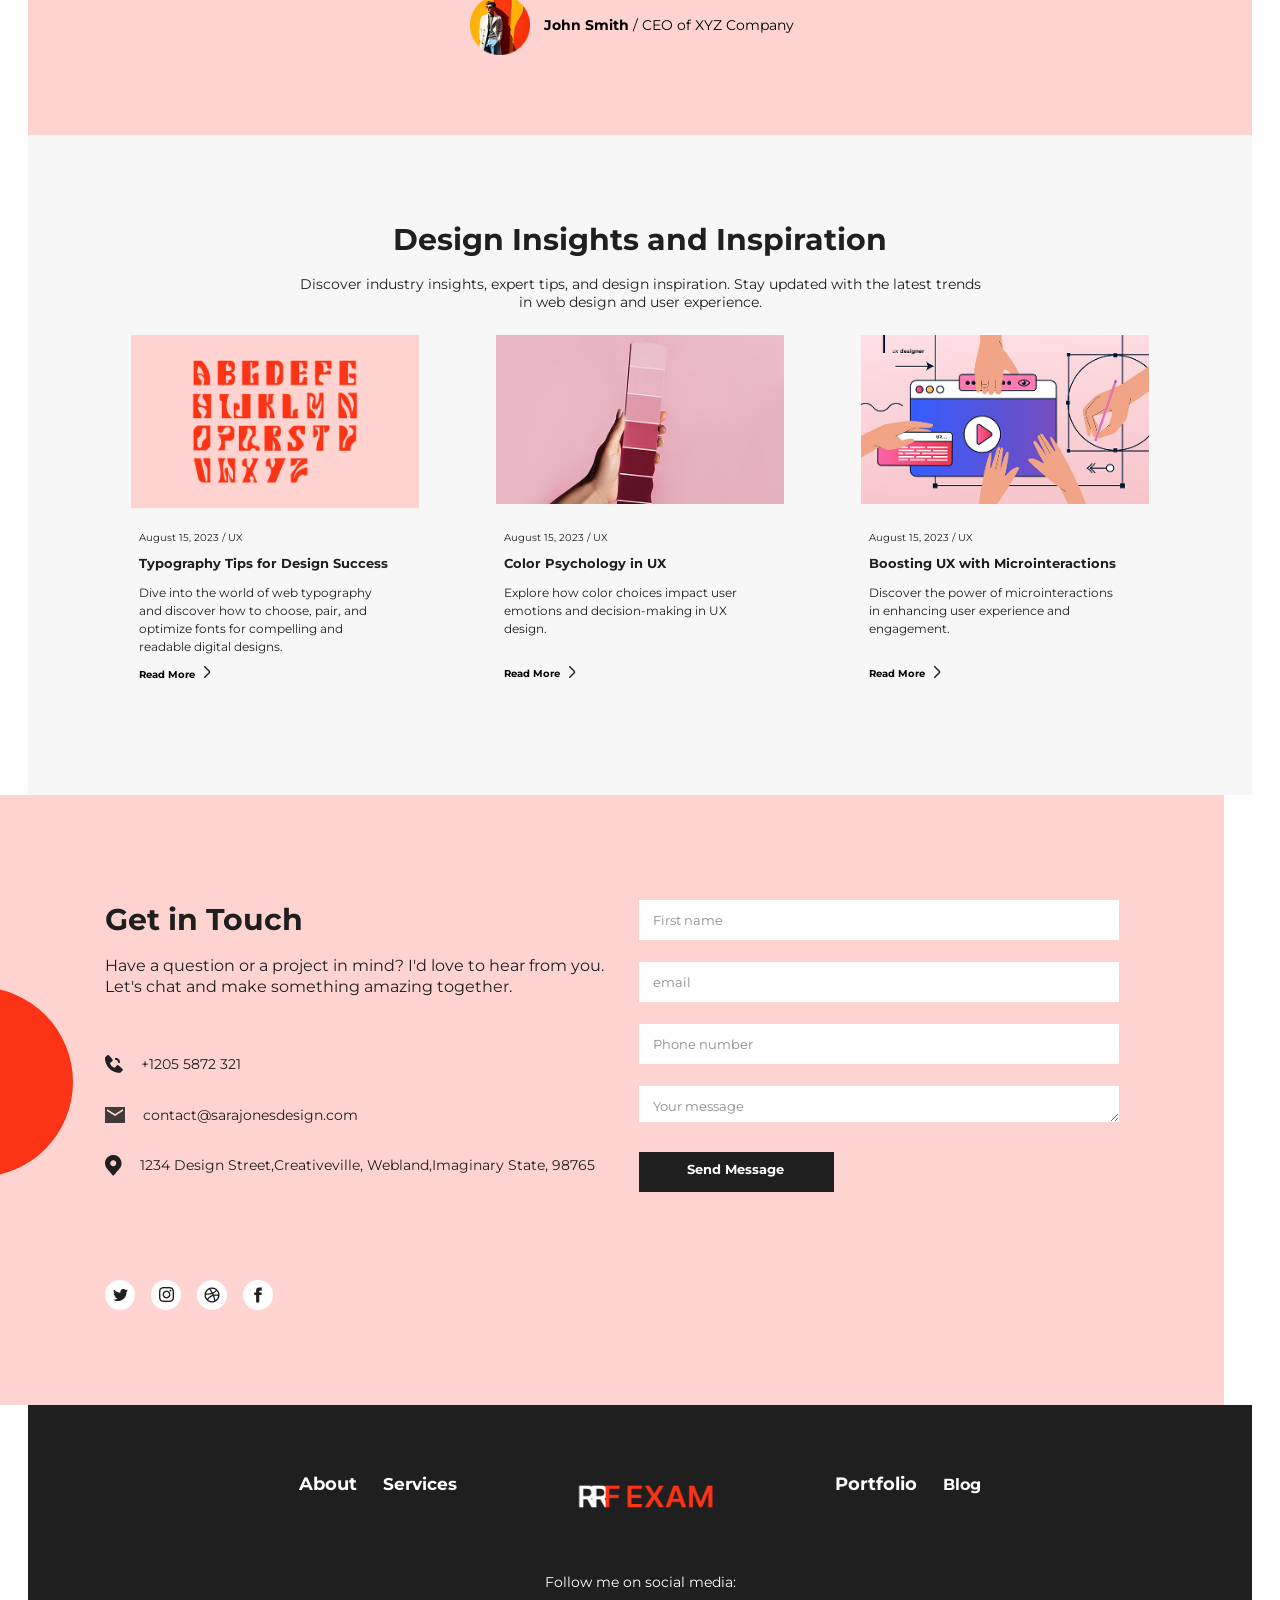
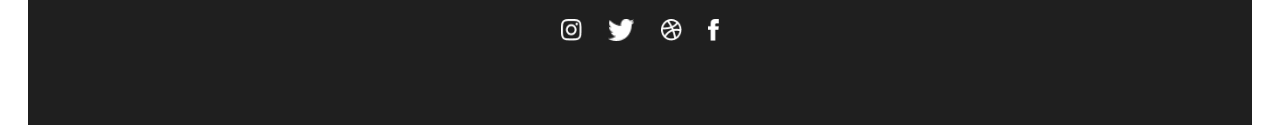
<file: portfolio-one/index.html>
<!doctype html>
<html>
  <head>
    <meta charset="UTF-8" />
    <meta name="viewport" content="width=device-width, initial-scale=1.0" />
    <link href="./assets/css/output.css" rel="stylesheet" />
  </head>
  <body class="font-montserrat">
    <!-- Hero Area -->
    <section
      class="hero relative flex flex-col md:gap-2 xl:gap-[32px] w-full px-4 sm:px-8 md:px-16 lg:px-[105px] pt-[28px] bg-[#FFD4D0]"
    >
      <!-- circle -->
      <div
        class="circle absolute w-[90px] lg:w-[130px] h-[90px] lg:h-[130px] left-[40%] md:left-[370px] -top-[57px] bg-[#FC3314] rounded-full z-0"
      ></div>

      <!-- Header -->
      <header class="header flex items-center justify-between z-10">
        <!-- logo -->
        <div class="logo w-[92px] md:w-[114px] md:h-auto">
          <img
            src="./assets/images/Logo.png"
            alt="logo image"
            class="w-full h-full object-cover"
          />
        </div>

        <!-- Menu -->
        <nav class="font-montserrat header-menu w-[360px] hidden md:flex">
          <ul class="flex items-center gap-[30px] leading-[130%]">
            <li>
              <a class="font-bold text[18px] text-[#1f1f1f]" href="#">About</a>
            </li>
            <li>
              <a class="font-bold text[18px] text-[#1f1f1f]" href="#"
                >Services</a
              >
            </li>
            <li>
              <a class="font-bold text[18px] text-[#1f1f1f]" href="#"
                >Portfolio</a
              >
            </li>
            <li>
              <a class="font-bold text[18px] text-[#1f1f1f]" href="#">Blog</a>
            </li>
          </ul>
        </nav>

        <!-- Header Button -->
        <div
          class="header-btn bg-black text-white w-[96px] md:w-[118px] h-[30px] md:h-[48px] px-4 md:px-6 py-2 md:py-3 text-xs md:text-base font-normal md:font-bold leading-[110%] flex items-center justify-center"
        >
          <a class="font-montserrat text-[14px]" href="">Let's Talk</a>
        </div>

        <!-- Hamburger Menu -->
        <div class="relative md:hidden">
          <input type="checkbox" id="menu-toggle" class="peer hidden" />

          <label for="menu-toggle" class="cursor-pointer z-20 relative">
            <img
              src="./assets/images/hamburgerMenu.png"
              alt="Menu icon"
              class="w-[26px]"
            />
          </label>

          <!-- Mobile Sliding Menu -->
          <nav
            class="fixed top-[70px] -right-0 w-[100%] h-screen bg-[#ffd4d0]/90 z-10 translate-x-full peer-checked:translate-x-0 duration-300 ease-in-out"
          >
            <ul class="flex flex-col items-center gap-6 p-4 leading-[130%]">
              <li>
                <a class="font-bold text[18px] text-[#1f1f1f]" href="#"
                  >About</a
                >
              </li>
              <li>
                <a class="font-bold text[18px] text-[#1f1f1f]" href="#"
                  >Services</a
                >
              </li>
              <li>
                <a class="font-bold text[18px] text-[#1f1f1f]" href="#"
                  >Portfolio</a
                >
              </li>
              <li>
                <a class="font-bold text[18px] text-[#1f1f1f]" href="#">Blog</a>
              </li>
            </ul>
          </nav>
        </div>
      </header>

      <!-- Hero Area -->
      <div
        class="hero-area flex flex-col-reverse md:flex md:flex-row gap-6 md:gap-[48px]"
      >
        <!-- Text Area -->
        <div
          class="hero-text-area md:w-1/2 2xl:w-[452px] pt-4 lg:pt-[75px] pb-10 lg:pb-[70px] flex flex-col gap-4 sm:gap-8 md:gap-[48px] text-center md:text-start"
        >
          <div class="text-wrapper flex flex-col gap-3 md:gap-[16px]">
            <h4
              class="text-[#1f1f1f] font-normal text-xs md:text-base leading-[150%] font-montserrat"
            >
              UX Designer
            </h4>
            <h2
              class="font-montserrat text-[#1f1f1f] font-bold md:text-4xl xl:text-[41px] leading-[150%]"
            >
              Hi There, I'm <br />
              <span class="text-[#FC3314]">John Smith</span>
            </h2>
            <p
              class="text-[#1f1f1f] font-normal text-xs lg:text-[16px] leading-[150%]"
            >
              Welcome to my portfolio of captivating digital experiences.
              Explore my work and let's create something extraordinary together.
            </p>
          </div>

          <div
            class="hero-btns w-[457px] h-[48px] flex gap-[18px] -mt-[12px] md:-mt-[21px] mx-auto md:ml-0"
          >
            <a
              href="#"
              class="bg-black text-white sm:w-[138px] lg:w-[150px] h-[35px] md:h-[48px] px-4 md:px-8 xl:px-[38px] py-2 md:py-3 xl:py-[12px] font-normal text-xs md:text-base md:font-bold flex justify-center items-center leading-[150%]"
              >Hire Me</a
            >
            <a
              href="#"
              class="bg-transparent text-black border-2 border-[#1f1f1f] sm:w-[138px] lg:w-[150px] h-[35px] md:h-[48px] px-4 md:px-8 xl:px-[38px] py-2 md:py-3 xl:py-[12px] font-normal text-xs md:text-base md:font-bold flex justify-center items-center leading-[150%]"
              >Portfolio</a
            >
          </div>
        </div>

        <!-- Image Area -->
        <div class="hero-image md:1/2 relative mt-[67px]">
          <img
            src="./assets/images/Image.png"
            alt="Hero image"
            class="w-full mx-w-sm mx-auto mt-[35px]"
          />
        </div>
      </div>
    </section>

    <!-- About Area -->
    <div
      class="about-area relative w-full min-h-[23.625rem] bg-[#1f1f1f] px-[4%] py-16 py-20 xl:pb-[70px] flex flex-col gap-[14px] overflow-hidden"
    >
      <!-- Circle -->
      <div
        class="about-circle absolute w-[11.875rem] h-[11.875rem] left-1/2 -translate-x-1/2 xl:left-[517px] -bottom-[9.0625rem] bg-[#FC3314] rounded-full z-0"
      ></div>

      <!-- About Text -->
      <div
        class="about-text text-center mx-auto flex flex-col gap-8 text-white max-w-[50rem] w-full px-4"
      >
        <h2
          class="text-3xl md:text-4xl lg:text-[32px] font-bold leading-[150%] font-montserra"
        >
          About Me
        </h2>
        <p class="font-montserrat font-normal text-base leading-[150%]">
          I'm John Smith, a UI/UX designer dedicated to crafting intuitive and
          visually stunning digital experiences. With a passion for user-centric
          design, I transform ideas into functional and beautiful interfaces.
          Let's collaborate and shape the future of design together.
        </p>
      </div>

      <!-- info -->
      <div
        class="about-info-wrapper relative w-full flex flex-col sm:flex-row gap-6 md:gap-[80px] justify-center mx-auto max-w-[56rem] px-4"
      >
        <div class="about-info flex-1 text-center">
          <h2
            class="font-montserrat font-bold text-3xl md:text-5xl lg:text-[60px] leading-[150%] text-[#FFD4D0]"
          >
            502
          </h2>
          <h4
            class="font-montserrat font-bold text-sm md:text-base lg:text-[16px] text-white leading-[130%]"
          >
            Project Done
          </h4>
        </div>
        <div class="about-info flex-1 text-center">
          <h2
            class="font-montserrat font-bold text-3xl md:text-5xl lg:text-[60px] leading-[150%] text-[#FFD4D0]"
          >
            10+
          </h2>
          <h4
            class="font-montserrat font-bold text-sm md:text-base lg:text-[16px] text-white leading-[130%]"
          >
            Years of Experience
          </h4>
        </div>
        <div class="about-info flex-1 text-center">
          <h2
            class="font-montserrat font-bold text-3xl md:text-5xl lg:text-[60px] leading-[150%] text-[#FFD4D0]"
          >
            273+
          </h2>
          <h4
            class="font-montserrat font-bold text-sm md:text-base lg:text-[16px] text-white leading-[130%]"
          >
            Clients Served
          </h4>
        </div>
      </div>
    </div>

    <!-- Service Area -->
    <section
      class="service-area px-[4%] xl:px-[122px] py-2 min-h-[32.938rem] w-full flex flex-col justify-center items-center mx-auto"
    >
      <div class="service-text w-[74.5rem] flex flex-col gap-7">
        <!-- Heding -->
        <div
          class="services-heading max-w-[705px] flex flex-col gap-6 self-center text-center"
        >
          <h2
            class="font-montserrat font-bold text-2xl md:text-3xl lg:text-[32px] leading-[80%] text-[#1f1f1f]"
          >
            Services
          </h2>
          <p
            class="font-montserrat font-normal text-sm md:text-base leading-[150%] text-[#1f1f1f]"
          >
            Explore my design services, from user interface and experience to
            prototyping and testing. Let's craft exceptional digital experiences
            together.
          </p>
        </div>
      </div>

      <!-- Services Wrapper -->
      <div class="services-wrapper flex flex-wrap gap-2 md:gap-3 self-center">
        <div
          class="service-card md:w-[270px] p-4 flex flex-col gap-6 md:h-[141px] text-center md:text-start"
        >
          <div class="service-icon flex justify-center md:justify-start">
            <img src="./assets/images/Vector.png" alt="" />
          </div>
          <h3 class="font-montserrat font-bold text-[16px] leading-[110%]">
            Desing
          </h3>
          <p class="font-montserrat font-normal text-[14px] leading-[110%]">
            I specialize in web development and design, creating visually
            appealing, user-friendly digital experiences.
          </p>
        </div>
        <div
          class="service-card md:w-[270px] p-[16px] flex flex-col gap-6 md:h-[141px] text-center md:text-start"
        >
          <div class="service-icon flex justify-center md:justify-start">
            <img src="./assets/images/Vector (1).png" alt="" />
          </div>
          <h3 class="font-montserrat font-bold text-[16px] leading-[110%]">
            Branding
          </h3>
          <p class="font-montserrat font-normal text-[14px] leading-[110%]">
            I'm a branding expert, crafting unique visual identities that tell
            your story and resonate with your audience.
          </p>
        </div>
        <div
          class="service-card md:w-[270px] p-[16px] flex flex-col gap-6 md:h-[141px] text-center md:text-start"
        >
          <div class="service-icon flex justify-center md:justify-start">
            <img src="./assets/images/Vector (2).png" alt="" />
          </div>
          <h3 class="font-montserrat font-bold text-[16px] leading-[110%]">
            UX Reserch
          </h3>
          <p class="font-montserrat font-normal text-[14px] leading-[110%]">
            I specialize in user experience research, collaborating on web
            development, and ensuring user-friendly digital products.
          </p>
        </div>
        <div
          class="service-card md:w-[270px] p-[16px] flex flex-col gap-6 md:h-[141px] text-center md:text-start"
        >
          <div class="service-icon flex justify-center md:justify-start">
            <img src="./assets/images/Vector (3).png" alt="" />
          </div>
          <h3 class="font-montserrat font-bold text-[16px] leading-[110%]">
            Usability Testin
          </h3>
          <p class="font-montserrat font-normal text-[14px] leading-[110%]">
            I perform usability testing and optimize designs websites based on
            real-user feedback for seamless interactions.
          </p>
        </div>
      </div>
    </section>

    <!-- Portfolio Area -->
    <section
      class="portfolio-area w-full max-w-[1224px] min-h-[840px] flex flex-col mx-auto bg-[#f7f7f7]"
    >
      <div
        class="portfolio-heading bg-[#ffd4d0] w-full min-h-[258px] px-[5%] sm:px-[8%] lg:px-[110px] pt-[10px] md:pt-[18px] pb-[80px] md:pb-[120px] flex justify-center items-center"
      >
        <div
          class="portfolio-heading-wrapper w-full max-w-[1192px] h-auto md:h-[70px] flex flex-col gap-4 md:gap-5"
        >
          <h2
            class="font-montserrat font-bold text-[#1f1f1f] text-2xl md:text-[30px] leading-[130%] text-center"
          >
            My Portfolio
          </h2>
          <p
            class="w-full max-w-[690px] font-montserrat font-normal text-[#1f1f1f] text-sm md:text-base leading-[130%] text-center self-center px-4 md:px-0"
          >
            Explore my design services, from user interface and experience to
            prototyping and testing. Let's craft exceptional digital experiences
            together.
          </p>
        </div>
      </div>

      <div
        class="portfolio-card-wrapper w-full flex flex-col gap-[40px] md:gap-[100px] px-[5%] sm:px-[8%] lg:px-[105px] pb-[35px] md:pb-[48px] -mt-[60px] md:-mt-[80px]"
      >
        <!-- Row -->
        <div
          class="portfolio-cards-row1 w-full mx-w-[1192px] grid grid-cols-1 sm:grid-cols-2 md:grid-cols-3 gap-[24px] md:gap-[44px]"
        >
          <!-- Card 1 -->
          <div
            class="portfolio-card w-[305px] h-full flex flex-col mx-auto gap-[26px]"
          >
            <!-- Image -->
            <div
              class="portfolio-card-image w-full h-[180px] bg-center bg-cover bg-no-repeat"
            >
              <img
                src="./assets/images/portfolio1.png"
                alt="Portfolio Website Image"
              />
            </div>

            <div
              class="portfolio-card-content w-full h-[57px] flex justify-between"
            >
              <div class="portfolio-card-heding flex flex-col gap-[14px]">
                <h2
                  class="font-montserrat font-bold text-[16px] leading-[130%] text-start"
                >
                  Education Platform
                </h2>
                <h4
                  class="font-montserrat font-normal text-[13px] leading-[130%] text-start"
                >
                  Web Design / Usability Testing
                </h4>
              </div>

              <div
                class="portfolio-card-icon w-[32px] h-[32px] bg-center bg-no-repeat self-end"
              >
                <img src="./assets/images/send.png" alt="" />
              </div>
            </div>
          </div>
          <!-- Card 2 -->
          <div
            class="portfolio-card w-[305px] h-full flex flex-col mx-auto gap-[26px]"
          >
            <!-- Image -->
            <div
              class="portfolio-card-image w-full h-[180px] bg-center bg-cover bg-no-repeat"
            >
              <img
                src="./assets/images/portfolio2.png"
                alt="Portfolio Website Image"
              />
            </div>

            <div
              class="portfolio-card-content w-full h-[57px] flex justify-between"
            >
              <div class="portfolio-card-heding flex flex-col gap-[14px]">
                <h2
                  class="font-montserrat font-bold text-[16px] leading-[130%] text-start"
                >
                  Education Platform
                </h2>
                <h4
                  class="font-montserrat font-normal text-[13px] leading-[130%] text-start"
                >
                  Web Design / Usability Testing
                </h4>
              </div>

              <div
                class="portfolio-card-icon w-[32px] h-[32px] bg-center bg-no-repeat self-end"
              >
                <img src="./assets/images/send.png" alt="" />
              </div>
            </div>
          </div>
          <!-- Card 3 -->
          <div
            class="portfolio-card w-[305px] h-full flex flex-col mx-auto gap-[26px]"
          >
            <!-- Image -->
            <div
              class="portfolio-card-image w-full h-[180px] bg-center bg-cover bg-no-repeat"
            >
              <img
                src="./assets/images/portfolio3.png"
                alt="Portfolio Website Image"
              />
            </div>

            <div
              class="portfolio-card-content w-full h-[57px] flex justify-between"
            >
              <div class="portfolio-card-heding flex flex-col gap-[14px]">
                <h2
                  class="font-montserrat font-bold text-[16px] leading-[130%] text-start"
                >
                  Education Platform
                </h2>
                <h4
                  class="font-montserrat font-normal text-[13px] leading-[130%] text-start"
                >
                  Web Design / Usability Testing
                </h4>
              </div>

              <div
                class="portfolio-card-icon w-[32px] h-[32px] bg-center bg-no-repeat self-end"
              >
                <img src="./assets/images/send.png" alt="" />
              </div>
            </div>
          </div>
          <!-- Card 4 -->
          <div
            class="portfolio-card w-[305px] h-full flex flex-col mx-auto gap-[26px]"
          >
            <!-- Image -->
            <div
              class="portfolio-card-image w-full h-[180px] bg-center bg-cover bg-no-repeat"
            >
              <img
                src="./assets/images/portfolio4.png"
                alt="Portfolio Website Image"
              />
            </div>

            <div
              class="portfolio-card-content w-full h-[57px] flex justify-between"
            >
              <div class="portfolio-card-heding flex flex-col gap-[14px]">
                <h2
                  class="font-montserrat font-bold text-[16px] leading-[130%] text-start"
                >
                  Furniture Mobile App
                </h2>
                <h4
                  class="font-montserrat font-normal text-[13px] leading-[130%] text-start"
                >
                  App Design
                </h4>
              </div>

              <div
                class="portfolio-card-icon w-[32px] h-[32px] bg-center bg-no-repeat self-end"
              >
                <img src="./assets/images/send.png" alt="" />
              </div>
            </div>
          </div>
          <!-- Card 5 -->
          <div
            class="portfolio-card w-[305px] h-full flex flex-col mx-auto gap-[26px]"
          >
            <!-- Image -->
            <div
              class="portfolio-card-image w-full h-[180px] bg-center bg-cover bg-no-repeat"
            >
              <img
                src="./assets/images/portfolio5.png"
                alt="Portfolio Website Image"
              />
            </div>

            <div
              class="portfolio-card-content w-full h-[57px] flex justify-between"
            >
              <div class="portfolio-card-heding flex flex-col gap-[14px]">
                <h2
                  class="font-montserrat font-bold text-[16px] leading-[130%] text-start"
                >
                  Coffee House Landing Page
                </h2>
                <h4
                  class="font-montserrat font-normal text-[13px] leading-[130%] text-start"
                >
                  UX Research / Web Design
                </h4>
              </div>

              <div
                class="portfolio-card-icon w-[32px] h-[32px] bg-center bg-no-repeat self-end"
              >
                <img src="./assets/images/send.png" alt="" />
              </div>
            </div>
          </div>
          <!-- Card 6 -->
          <div
            class="portfolio-card w-[305px] h-full flex flex-col mx-auto gap-[26px]"
          >
            <!-- Image -->
            <div
              class="portfolio-card-image w-full h-[180px] bg-center bg-cover bg-no-repeat"
            >
              <img
                src="./assets/images/portfolio6.png"
                alt="Portfolio Website Image"
              />
            </div>

            <div
              class="portfolio-card-content w-full h-[57px] flex justify-between"
            >
              <div class="portfolio-card-heding flex flex-col gap-[14px]">
                <h2
                  class="font-montserrat font-bold text-[16px] leading-[130%] text-start"
                >
                  Home Services Page
                </h2>
                <h4
                  class="font-montserrat font-normal text-[13px] leading-[130%] text-start"
                >
                  Web Design / Marketing
                </h4>
              </div>

              <div
                class="portfolio-card-icon w-[32px] h-[32px] bg-center bg-no-repeat self-end"
              >
                <img src="./assets/images/send.png" alt="" />
              </div>
            </div>
          </div>
        </div>
      </div>
    </section>

    <!-- Skils Area -->
    <section
      class="skils-are w-full max-w-[1224px] px-[8%] sm:px-[10%] min-h-[550px] md:px-[12%] lg:px-[15%] xl:px-[100px] py-[30px] xs:py-[40px] sm:py-[60px] md:py-[70px] lg:py-[80px] flex flex-col sm:gap-[32px] md:gap-[35px] lg:gap-[44px] items-center mx-auto bg-[#f7f7f7]"
    >
      <!-- Skills Header -->
      <div
        class="skils-header w-full xs:w-[90%] sm:w-[85%] md:w-[720px] h-auto flex flex-col gap-3 sm:[18px] md:gap-[22px]"
      >
        <h2
          class="font-montserrat font-bold text-2xl sm:text-[26px] md:text-[28px] lg:text-[30px] leading-[130%] text-center text-[#1f1f1f]"
        >
          Core Design Skills
        </h2>
        <p
          class="font-montserrat font-normal text-sm sm:text-[12px] md:text-[14px] leading-[130%] text-center text-[#1f1f1f]"
        >
          I excel in essential design skills, creating visually stunning and
          functional digital experiences. From UI design to UX research, my
          passion is to craft effective and memorable digital solutions.
        </p>
      </div>

      <!-- Skills Wrapper -->
      <div
        class="skills-wrapper w-full max-w-[905px] h-auto py-4 flex flex-col lg:flex-row gap-[30px] sm:gap-[50px] md:gap-[80px] lg:gap-[90px] xl:gap-[104px]"
      >
        <!-- Left Column -->
        <div
          class="skills-left-column w-full lg:w-[calc(50%-40px)] xl:w-[400px] h-auto flex flex-col sm:gap-2 md:gap-[8px]"
        >
          <!-- Skill 1 -->
          <div
            class="single-skill w-full h-auto md:h-[46px] flex flex-col gap-[6px] xs:gap-[10px] items-start"
          >
            <h2
              class="font-montserrat font-bold text-[14px] md:text-base leading-[150%] text-[#1f1f1f]"
            >
              Interaction Design
            </h2>
            <div
              class="skill-bar w-full h-[18px] flex items-center gap-2 xs:gap-[6px] sm-gap-[8px] md:gap-[10px]"
            >
              <div
                class="w-[calc(100%-45px)] xs:w-[calc(100%-50px)] sm:w-[calc(100%-55px)] md:w-[382px] h-[5px] bg-[#e1e1e1]"
              >
                <div class="w-[60%] h-[5px] bg-[#1f1f1f]"></div>
              </div>
              <h4
                class="font-montserrat font-bold text-[12px] sm:text-[14px] md:text-base leading-[150%] text-start"
              >
                60%
              </h4>
            </div>
          </div>
          <!-- Skill 2 -->
          <div
            class="single-skill w-full h-auto md:h-[46px] flex flex-col gap-[6px] xs:gap-[10px] items-start"
          >
            <h2
              class="font-montserrat font-bold text-[14px] md:text-base leading-[150%] text-[#1f1f1f]"
            >
              Usability Testing
            </h2>
            <div
              class="skill-bar w-full h-[18px] flex items-center gap-2 xs:gap-[6px] sm-gap-[8px] md:gap-[10px]"
            >
              <div
                class="w-[calc(100%-45px)] xs:w-[calc(100%-50px)] sm:w-[calc(100%-55px)] md:w-[382px] h-[5px] bg-[#e1e1e1]"
              >
                <div class="w-[70%] h-[5px] bg-[#1f1f1f]"></div>
              </div>
              <h4
                class="font-montserrat font-bold text-[12px] sm:text-[14px] md:text-base leading-[150%] text-start"
              >
                70%
              </h4>
            </div>
          </div>
          <!-- Skill 3 -->
          <div
            class="single-skill w-full h-auto md:h-[46px] flex flex-col gap-[6px] xs:gap-[10px] items-start"
          >
            <h2
              class="font-montserrat font-bold text-[14px] md:text-base leading-[150%] text-[#1f1f1f]"
            >
              User Research
            </h2>
            <div
              class="skill-bar w-full h-[18px] flex items-center gap-2 xs:gap-[6px] sm-gap-[8px] md:gap-[10px]"
            >
              <div
                class="w-[calc(100%-45px)] xs:w-[calc(100%-50px)] sm:w-[calc(100%-55px)] md:w-[382px] h-[5px] bg-[#e1e1e1]"
              >
                <div class="w-[45%] h-[5px] bg-[#1f1f1f]"></div>
              </div>
              <h4
                class="font-montserrat font-bold text-[12px] sm:text-[14px] md:text-base leading-[150%] text-start"
              >
                45%
              </h4>
            </div>
          </div>
        </div>
        <!-- Right Colum -->
        <div
          class="skills-right-column w-full lg:w-[calc(50%-40px)] xl:w-[400px] h-auto flex flex-col sm:gap-2 md:gap-[8px]"
        >
          <!-- Skill 4 -->
          <div
            class="single-skill w-full h-auto md:h-[46px] flex flex-col gap-[6px] xs:gap-[10px] items-start"
          >
            <h2
              class="font-montserrat font-bold text-[14px] md:text-base leading-[150%] text-[#1f1f1f]"
            >
              Figma
            </h2>
            <div
              class="skill-bar w-full h-[18px] flex items-center gap-2 xs:gap-[6px] sm-gap-[8px] md:gap-[10px]"
            >
              <div
                class="w-[calc(100%-45px)] xs:w-[calc(100%-50px)] sm:w-[calc(100%-55px)] md:w-[382px] h-[5px] bg-[#e1e1e1]"
              >
                <div class="w-[95%] h-[5px] bg-[#1f1f1f]"></div>
              </div>
              <h4
                class="font-montserrat font-bold text-[12px] sm:text-[14px] md:text-base leading-[150%] text-start"
              >
                95%
              </h4>
            </div>
          </div>
          <!-- Skill 5 -->
          <div
            class="single-skill w-full h-auto md:h-[46px] flex flex-col gap-[6px] xs:gap-[10px] items-start"
          >
            <h2
              class="font-montserrat font-bold text-[14px] md:text-base leading-[150%] text-[#1f1f1f]"
            >
              Prototyping
            </h2>
            <div
              class="skill-bar w-full h-[18px] flex items-center gap-2 xs:gap-[6px] sm-gap-[8px] md:gap-[10px]"
            >
              <div
                class="w-[calc(100%-45px)] xs:w-[calc(100%-50px)] sm:w-[calc(100%-55px)] md:w-[382px] h-[5px] bg-[#e1e1e1]"
              >
                <div class="w-[80%] h-[5px] bg-[#1f1f1f]"></div>
              </div>
              <h4
                class="font-montserrat font-bold text-[12px] sm:text-[14px] md:text-base leading-[150%] text-start"
              >
                80%
              </h4>
            </div>
          </div>
          <!-- Skill 6 -->
          <div
            class="single-skill w-full h-auto md:h-[46px] flex flex-col gap-[6px] xs:gap-[10px] items-start"
          >
            <h2
              class="font-montserrat font-bold text-[14px] md:text-base leading-[150%] text-[#1f1f1f]"
            >
              Information Architecture
            </h2>
            <div
              class="skill-bar w-full h-[18px] flex items-center gap-2 xs:gap-[6px] sm-gap-[8px] md:gap-[10px]"
            >
              <div
                class="w-[calc(100%-45px)] xs:w-[calc(100%-50px)] sm:w-[calc(100%-55px)] md:w-[382px] h-[5px] bg-[#e1e1e1]"
              >
                <div class="w-[50%] h-[5px] bg-[#1f1f1f]"></div>
              </div>
              <h4
                class="font-montserrat font-bold text-[12px] sm:text-[14px] md:text-base leading-[150%] text-start"
              >
                50%
              </h4>
            </div>
          </div>
        </div>
      </div>
    </section>

    <!-- Testimonial Area -->
    <section
      class="testimonial-area relative w-full max-w-[1224px] min-h-[380px] px-[5%] sm:px-[8%] md:px-[10%] lg:px-[100px] pt-[80px] pb-[54px] bg-[#ffd4d0] flex justify-center mx-auto overflow-hidden"
    >
      <!-- Red Circle -->
      <div
        class="red-circle absolute -top-[40px] sm:-top-[50px] lg:-top-[57px] w-[68px] sm:w-[88px] lg:w-[108px] h-[68px] sm:h-[88px] lg:h-[108px] bg-[#fc3314] rounded-full"
      ></div>

      <div
        class="testimonial-info w-full max-w-[1192px] h-auto flex flex-col gap-4 sm:gap-[20px] lg:gap-[26px] items-center"
      >
        <h2
          class="font-montserrat font-bold text-[20px] sm:text-[26px] lg:text-[30px] leading-[150%] text-center"
        >
          Testemonials
        </h2>
        <div
          class="testimonial-wrapper w-full max-w-[1000px] h-auto flex justify-between items-center gap-10 sm:gap-[28xp] md:gap-[40px]"
        >
          <!-- Left Arrow -->
          <button
            class="left-arrow w-[18px] sm:w-[25] lg:w-[30px] h-[18px] sm:h-[25px] lg:h-[30px]"
          >
            <img src="./assets/images/arrow-right.png" alt="" />
          </button>

          <!-- Text -->
          <p
            class="w-[75%] sm:w-[70%] md:w-[650px] h-auto font-montserrat font-normal text-sm md:text-[14px] leading-[150%] text-center"
          >
            Sara Jones's designs are both visually captivating and highly
            effective. She transformed our website, enhancing user engagement
            and conversions. Her attention to detail and creative approach are
            top-notch. Highly recommended!
          </p>

          <!-- Right Arrow -->
          <button
            class="right-arrow w-[18px] sm:w-[25] lg:w-[30px] h-[18px] sm:h-[25px] lg:h-[30px]"
          >
            <img src="./assets/images/arrow-left.png" alt="" />
          </button>
        </div>

        <div
          class="client-info w-full max-w-[340px] h-auto flex items-center gap-[14px]"
        >
          <!-- Client Image -->
          <div
            class="client-image w-[50px] sm:w-[60px] h-[50px] sm:h-[60px] rounded-full"
          >
            <img src="./assets/images/Testimonial-Image.png" alt="" />
          </div>

          <!-- Client Name & Position -->
          <h4 class="font-normal text-[12px] sm:text-[14px] leading-[150%]">
            <span class="font-bold">John Smith</span> / CEO of XYZ Company
          </h4>
        </div>
      </div>
    </section>

    <!-- Blog Area -->
    <section
      class="blog-area w-full max-w-[1224px] min-h-[660px] flex flex-col gap-20px sm:gap-[30px] lg:gap-[40px] px-[10%] sm:px-[8%] md:px-[10%] lg:px-[110px] py-40px] lg:py-[60px] mx-auto items-center bg-[#F7F7F7]"
    >
      <!-- Blog Heading -->
      <div
        class="blog-heading w-full max-w-[720px] h-auto lg:h-[100px] flex flex-col gap-[12px] sm:gap-[14px] px-4 py-6"
      >
        <h2
          class="font-montserrat font-bold text-2xl sm:text-[27px] lg:text-[30px] leading-[140%] text-center text-[#1f1f1f] mx-auto"
        >
          Design Insights and Inspiration
        </h2>
        <p
          class="font-montserrat font-normal text-sm md:text-[14px] leading-[130%] text-center text-[#1f1f1f]"
        >
          Discover industry insights, expert tips, and design inspiration. Stay
          updated with the latest trends in web design and user experience.
        </p>
      </div>

      <!-- Blog Wrapper -->
      <div
        class="blog-wrapper w-full lg:w-[1095px] h-auto lg:h-[360px] grid grid-cols-1 sm:grid-cols-2 md:grid-cols-2 lg:grid-cols-3 justify-items-center"
      >
        <!-- Blog card 1 -->
        <div
          class="single-blog w-[288px] w-[380px] flex flex-col gap-[18px] items-center"
        >
          <!-- Blog Image -->
          <div class="blog-image w-[288px] h-[178px]">
            <img src="./assets/images/blog-image-1.png" alt="" />
          </div>

          <!-- Blog Content -->
          <div
            class="blog-content w-[288px] h-[148px] flex flex-col gap-[10px] px-[8px] pb-[8px]"
          >
            <div
              class="blog-content-inner w-[256px] h-[130px] flex flex-col gap-[10px]"
            >
              <h4
                class="font-montserrat font-normal text-[10px] leading-[130%] text-start text-[#1f1f1f]"
              >
                August 15, 2023 / UX
              </h4>
              <h2
                class="font-montserrat font-bold text-[13px] leading-[150%] text-start text-[#1f1f1f]"
              >
                Typography Tips for Design Success
              </h2>
              <p
                class="font-montserrat font-normal text-[12px] leading-[150%] text-start text-[#1f1f1f]"
              >
                Dive into the world of web typography and discover how to
                choose, pair, and optimize fonts for compelling and readable
                digital designs.
              </p>
            </div>
            <div
              class="blog-cta w-[72px] h-[14px] flex justify-between items-center"
            >
              <div class="blog-btn">
                <a
                  class="font-montserrat font-bold text-[10px] leading-[150%] text-start"
                  href="#"
                  >Read More</a
                >
              </div>
              <div class="blog-cta-icon">
                <img src="./assets/images/blog-arrow-right.png" alt="" />
              </div>
            </div>
          </div>
        </div>

        <!-- Blog card 2 -->
        <div
          class="single-blog w-[288px] w-[380px] flex flex-col gap-[18px] items-center"
        >
          <!-- Blog Image -->
          <div class="blog-image w-[288px] h-[178px]">
            <img src="./assets/images/blog-image-2.png" alt="" />
          </div>

          <!-- Blog Content -->
          <div
            class="blog-content w-[288px] h-[156px] flex flex-col gap-[10px] px-[8px] pb-[8px] justify-between"
          >
            <div
              class="blog-content-inner w-[256px] h-[130px] flex flex-col gap-[10px]"
            >
              <h4
                class="font-montserrat font-normal text-[10px] leading-[130%] text-start text-[#1f1f1f]"
              >
                August 15, 2023 / UX
              </h4>
              <h2
                class="font-montserrat font-bold text-[13px] leading-[150%] text-start text-[#1f1f1f]"
              >
                Color Psychology in UX
              </h2>
              <p
                class="font-montserrat font-normal text-[12px] leading-[150%] text-start text-[#1f1f1f]"
              >
                Explore how color choices impact user emotions and
                decision-making in UX design.
              </p>
            </div>
            <div
              class="blog-cta w-[72px] h-[14px] flex justify-between items-center"
            >
              <div class="blog-btn">
                <a
                  class="font-montserrat font-bold text-[10px] leading-[150%] text-start"
                  href="#"
                  >Read More</a
                >
              </div>
              <div class="blog-cta-icon">
                <img src="./assets/images/blog-arrow-right.png" alt="" />
              </div>
            </div>
          </div>
        </div>

        <!-- Blog card 3 -->
        <div
          class="single-blog w-[288px] w-[380px] flex flex-col gap-[18px] items-center"
        >
          <!-- Blog Image -->
          <div class="blog-image w-[288px] h-[178px]">
            <img src="./assets/images/blog-image-3.png" alt="" />
          </div>

          <!-- Blog Content -->
          <div
            class="blog-content w-[288px] h-[156px] flex flex-col gap-[10px] px-[8px] pb-[8px] justify-between"
          >
            <div
              class="blog-content-inner w-[256px] h-[130px] flex flex-col gap-[10px]"
            >
              <h4
                class="font-montserrat font-normal text-[10px] leading-[130%] text-start text-[#1f1f1f]"
              >
                August 15, 2023 / UX
              </h4>
              <h2
                class="font-montserrat font-bold text-[13px] leading-[150%] text-start text-[#1f1f1f]"
              >
                Boosting UX with Microinteractions
              </h2>
              <p
                class="font-montserrat font-normal text-[12px] leading-[150%] text-start text-[#1f1f1f]"
              >
                Discover the power of microinteractions in enhancing user
                experience and engagement.
              </p>
            </div>
            <div
              class="blog-cta w-[72px] h-[14px] flex justify-between items-center"
            >
              <div class="blog-btn">
                <a
                  class="font-montserrat font-bold text-[10px] leading-[150%] text-start"
                  href="#"
                  >Read More</a
                >
              </div>
              <div class="blog-cta-icon">
                <img src="./assets/images/blog-arrow-right.png" alt="" />
              </div>
            </div>
          </div>
        </div>
      </div>
    </section>

    <!-- Contact Area -->
    <section
      class="contact-area relative w-full max-w-[1224px] min-h-[610px] p-[15%] sm:p-[8%] md:p-[10%] lg:p-[105px] flex flex-col lg:flex-row gap-[25px] md:gap-[30px] lg:gap-[34px] bg-[#ffd4d0] overflow-hidden"
    >
      <!-- Red Circle -->
      <div
        class="red-circle absolute w-[100px] sm:w-[130px] md:w-[170px] lg:w-[190px] h-[100px] sm:h-[130px] md:h-[170px] lg:h-[190px] bg-[#fc3314] rounded-full top-[50%] lg:top-[192px] -left-[40px] sm:-left-[70px] md:-left-[90px] lg:-left-[117px] z-0"
      ></div>
      <!-- Contact Left -->
      <div
        class="contact-left w-full lg:w-[500px] h-auto flex flex-col justify-between gap-[40px] md:gap-[50px] lg:gap-0"
      >
        <div
          class="contact-left-text w-full h-auto flex flex-col gap-[40px] md:gap-[50px] lg:gap-[56px] text-start"
        >
          <div class="contact-heading w-full h-auto flex flex-col gap-[16px]">
            <h2
              class="font-montserrat font-bold text-2xl md:text-[26px] lg:text-[30px] text-[#1f1f1f] leading-0[130%]"
            >
              Get in Touch
            </h2>
            <p
              class="font-montserrat font-normal text-[14px] lg:text-base text-[#1f1f1f] leading-[130%]"
            >
              Have a question or a project in mind? I'd love to hear from you.
              Let's chat and make something amazing together.
            </p>
          </div>

          <div
            class="contact-info w-full lg:w-[500px] h-auto flex flex-col gap-[24px] md:gap-[30px] font-normal text-sm lg:text-base leading-[130%]"
          >
            <div class="phone flex gap-[16px] items-center">
              <div class="phone-icon">
                <img src="./assets/images/phon-icon.png" alt="" />
              </div>
              <p
                class="font-montserrat font-normal text-[13.6px] text-[#1f1f1f] text-start pl-[2px]"
              >
                +1205 5872 321
              </p>
            </div>

            <div class="email flex gap-[16px] items-center">
              <div class="email-icon">
                <img src="./assets/images/mail-icon.png" alt="" />
              </div>
              <p
                class="font-montserrat font-normal text-[13.6px] text-[#1f1f1f] text-start pl-[2px]"
              >
                contact@sarajonesdesign.com
              </p>
            </div>

            <div class="location flex gap-[16px] items-center">
              <div class="location-icon">
                <img src="./assets/images/location-icon.png" alt="" />
              </div>
              <p
                class="font-montserrat font-normal text-[13.6px] text-[#1f1f1f] text-start pl-[2px]"
              >
                1234 Design Street,Creativeville, Webland,Imaginary State, 98765
              </p>
            </div>
          </div>
        </div>
        <div
          class="contact-left-social w-full max-w-[180px] h-[20px] flex gap-[16px]"
        >
          <div class="twitter">
            <img src="./assets/images/twitter-icon.png" alt="" />
          </div>
          <div class="instagram">
            <img src="./assets/images/insta-icon.png" alt="" />
          </div>
          <div class="dribble">
            <img src="./assets/images/dribble-icon.png" alt="" />
          </div>
          <div class="facebook">
            <img src="./assets/images/facebook-icon.png" alt="" />
          </div>
        </div>
      </div>

      <!-- Contact Right -->
      <div
        class="contact-right w-full lg:w-[500px] h-auto flex flex-col gap-[22px] md:gap-[30px]"
      >
        <!-- Text Field -->
        <div
          class="text-fields w-full h-auto flex flex-col gap-[22px] font-normal text-xs text-[13px] leading-[130%]"
        >
          <input
            class="bg-white w-full h-[36px] md:h-[40px] px-[12px] md:px-[14px] py-[10px] md:py-[12px] placeholder:text-[#8d8d8d]"
            type="text"
            placeholder="First name"
          />
          <input
            class="bg-white w-full h-[36px] md:h-[40px] px-[12px] md:px-[14px] py-[10px] md:py-[12px] placeholder:text-[#8d8d8d]"
            type="email"
            placeholder="email"
          />
          <input
            class="bg-white w-full h-[36px] md:h-[40px] px-[12px] md:px-[14px] py-[10px] md:py-[12px] placeholder:text-[#8d8d8d]"
            type="tel"
            placeholder="Phone number"
          />
          <textarea
            class="bg-white w-full h-[36px] md:h-[140px px-[12px]]md: px-[14px] py-[10px] md: py-[12px] placeholder:text-[#8d8d8d]"
            type=""
            placeholder="Your message"
          ></textarea>
        </div>

        <!-- Button -->
        <a
          class="w-full max-w-[195px] h-[36px] md:h-[40px] bg-[#1f1f1f] text-white px-6 md:px-[48px] py-[8px] font-montserrat font-bold text-[13px] leading-[150%] mx-auto lg:ml-0"
          href="#"
          >Send Message</a
        >
      </div>
    </section>

    <!-- Footer Area -->
    <section
      class="footer-area w-full max-w-[1224px] min-h-[320px] px-[5%] sm:px-[10%] md:px-[15%] lg:px-[220px] py-[68px] mx-auto bg-[#1f1f1f] text-center"
    >
      <div
        class="footer-wrapper w-full max-w-[715px] h-auto flex flex-col gap-[40px] sm:gap-[50px] md:gap-[70px] lg:gap-[76px] items-center mx-auto text-white"
      >
        <div
          class="footer-link w-full lg:w-[715px] h-auto flex flex-col sm:flex-row justify-center items-center gap-[30px] sm:gap-[50px] md:gap-[80px] lg:gap-[120px]"
        >
          <div class="link-left w-auto h-auto">
            <ul class="flex gap-[18px] md:gap-[26px]">
              <li>
                <a
                  class="font-montserrat font-bold hover:opacity-70 transition text-[14px] sm:text-[16px] lg:text-[18px] text-white leading-[130%]"
                  href="#"
                  >About</a
                >
              </li>
              <li>
                <a
                  class="font-montserrat font-bold hover:opacity-70 transition text-[14px] sm:text-[16px] lg:text-[17px] text-white leading-[130%]"
                  href="#"
                  >Services</a
                >
              </li>
            </ul>
          </div>

          <div
            class="logo w-[110px] sm:w-[125px] lg:w-[138px] h-auto lg:h-[23px]"
          >
            <img
              src="./assets/images/Footer-Logo.png"
              alt=""
              class="w-full h-auto"
            />
          </div>

          <div class="link-right w-auto h-auto">
            <ul class="flex gap-[18px] md:gap-[26px]">
              <li>
                <a
                  class="font-montserrat font-bold hover:opacity-70 transition text-[14px] sm:text-[16px] lg:text-[18px] text-white leading-[130%]"
                  href="#"
                  >Portfolio</a
                >
              </li>
              <li>
                <a
                  class="font-montserrat font-bold hover:opacity-70 transition text-[14px] sm:text-[16px] lg:text-[16px] text-white leading-[130%]"
                  href="#"
                  >Blog</a
                >
              </li>
            </ul>
          </div>
        </div>

        <div
          class="footer-social-link w-full max-w-[200px] h-auto flex flex-col gap-[28px] items-center"
        >
          <p class="font-montserrat font-normal text-[14px] leading-[130%]">
            Follow me on social media:
          </p>
          <div class="footer-social w-full max-w-[158px] h-auto">
            <ul
              class="flex justify-center gap-[18px] md:gap-[26px] items-center"
            >
              <li>
                <a href="#"
                  ><img
                    src="./assets/images/Instagram.png"
                    alt=""
                    class="h-[20px] md:h-[22px]"
                /></a>
              </li>
              <li>
                <a href="#"
                  ><img
                    src="./assets/images/Twitter.png"
                    alt=""
                    class="h-[20px] md:h-[22px]"
                /></a>
              </li>
              <li>
                <a href="#"
                  ><img
                    src="./assets/images/Dribbble.png"
                    alt=""
                    class="h-[20px] md:h-[22px]"
                /></a>
              </li>
              <li>
                <a href="#"
                  ><img
                    src="./assets/images/Facebook.png"
                    alt=""
                    class="h-[20px] md:h-[22px]"
                /></a>
              </li>
            </ul>
          </div>
        </div>
      </div>
    </section>
  </body>
</html>
</file>
<file: portfolio-one-not-responsive/assets/css/output.css>
/*! tailwindcss v4.1.18 | MIT License | https://tailwindcss.com */
@import url('https://fonts.googleapis.com/css2?family=Montserrat:ital,wght@0,100..900;1,100..900&family=Work+Sans:ital,wght@0,100..900;1,100..900&display=swap');
@layer properties;
@layer theme, base, components, utilities;
@layer theme {
  :root, :host {
    --font-sans: ui-sans-serif, system-ui, sans-serif, "Apple Color Emoji",
      "Segoe UI Emoji", "Segoe UI Symbol", "Noto Color Emoji";
    --font-mono: ui-monospace, SFMono-Regular, Menlo, Monaco, Consolas, "Liberation Mono",
      "Courier New", monospace;
    --color-amber-100: oklch(96.2% 0.059 95.617);
    --color-amber-200: oklch(92.4% 0.12 95.746);
    --color-amber-500: oklch(76.9% 0.188 70.08);
    --color-amber-700: oklch(55.5% 0.163 48.998);
    --color-green-200: oklch(92.5% 0.084 155.995);
    --color-pink-300: oklch(82.3% 0.12 346.018);
    --color-slate-400: oklch(70.4% 0.04 256.788);
    --color-slate-600: oklch(44.6% 0.043 257.281);
    --color-gray-100: oklch(96.7% 0.003 264.542);
    --color-gray-200: oklch(92.8% 0.006 264.531);
    --color-gray-300: oklch(87.2% 0.01 258.338);
    --color-black: #000;
    --color-white: #fff;
    --spacing: 0.25rem;
    --text-2xl: 1.5rem;
    --text-2xl--line-height: calc(2 / 1.5);
    --font-weight-normal: 400;
    --font-weight-bold: 700;
    --default-font-family: var(--font-sans);
    --default-mono-font-family: var(--font-mono);
    --font-montserrat: "Montserrat", "sans-serif";
  }
}
@layer base {
  *, ::after, ::before, ::backdrop, ::file-selector-button {
    box-sizing: border-box;
    margin: 0;
    padding: 0;
    border: 0 solid;
  }
  html, :host {
    line-height: 1.5;
    -webkit-text-size-adjust: 100%;
    tab-size: 4;
    font-family: var(--default-font-family, ui-sans-serif, system-ui, sans-serif, "Apple Color Emoji", "Segoe UI Emoji", "Segoe UI Symbol", "Noto Color Emoji");
    font-feature-settings: var(--default-font-feature-settings, normal);
    font-variation-settings: var(--default-font-variation-settings, normal);
    -webkit-tap-highlight-color: transparent;
  }
  hr {
    height: 0;
    color: inherit;
    border-top-width: 1px;
  }
  abbr:where([title]) {
    -webkit-text-decoration: underline dotted;
    text-decoration: underline dotted;
  }
  h1, h2, h3, h4, h5, h6 {
    font-size: inherit;
    font-weight: inherit;
  }
  a {
    color: inherit;
    -webkit-text-decoration: inherit;
    text-decoration: inherit;
  }
  b, strong {
    font-weight: bolder;
  }
  code, kbd, samp, pre {
    font-family: var(--default-mono-font-family, ui-monospace, SFMono-Regular, Menlo, Monaco, Consolas, "Liberation Mono", "Courier New", monospace);
    font-feature-settings: var(--default-mono-font-feature-settings, normal);
    font-variation-settings: var(--default-mono-font-variation-settings, normal);
    font-size: 1em;
  }
  small {
    font-size: 80%;
  }
  sub, sup {
    font-size: 75%;
    line-height: 0;
    position: relative;
    vertical-align: baseline;
  }
  sub {
    bottom: -0.25em;
  }
  sup {
    top: -0.5em;
  }
  table {
    text-indent: 0;
    border-color: inherit;
    border-collapse: collapse;
  }
  :-moz-focusring {
    outline: auto;
  }
  progress {
    vertical-align: baseline;
  }
  summary {
    display: list-item;
  }
  ol, ul, menu {
    list-style: none;
  }
  img, svg, video, canvas, audio, iframe, embed, object {
    display: block;
    vertical-align: middle;
  }
  img, video {
    max-width: 100%;
    height: auto;
  }
  button, input, select, optgroup, textarea, ::file-selector-button {
    font: inherit;
    font-feature-settings: inherit;
    font-variation-settings: inherit;
    letter-spacing: inherit;
    color: inherit;
    border-radius: 0;
    background-color: transparent;
    opacity: 1;
  }
  :where(select:is([multiple], [size])) optgroup {
    font-weight: bolder;
  }
  :where(select:is([multiple], [size])) optgroup option {
    padding-inline-start: 20px;
  }
  ::file-selector-button {
    margin-inline-end: 4px;
  }
  ::placeholder {
    opacity: 1;
  }
  @supports (not (-webkit-appearance: -apple-pay-button))  or (contain-intrinsic-size: 1px) {
    ::placeholder {
      color: currentcolor;
      @supports (color: color-mix(in lab, red, red)) {
        color: color-mix(in oklab, currentcolor 50%, transparent);
      }
    }
  }
  textarea {
    resize: vertical;
  }
  ::-webkit-search-decoration {
    -webkit-appearance: none;
  }
  ::-webkit-date-and-time-value {
    min-height: 1lh;
    text-align: inherit;
  }
  ::-webkit-datetime-edit {
    display: inline-flex;
  }
  ::-webkit-datetime-edit-fields-wrapper {
    padding: 0;
  }
  ::-webkit-datetime-edit, ::-webkit-datetime-edit-year-field, ::-webkit-datetime-edit-month-field, ::-webkit-datetime-edit-day-field, ::-webkit-datetime-edit-hour-field, ::-webkit-datetime-edit-minute-field, ::-webkit-datetime-edit-second-field, ::-webkit-datetime-edit-millisecond-field, ::-webkit-datetime-edit-meridiem-field {
    padding-block: 0;
  }
  ::-webkit-calendar-picker-indicator {
    line-height: 1;
  }
  :-moz-ui-invalid {
    box-shadow: none;
  }
  button, input:where([type="button"], [type="reset"], [type="submit"]), ::file-selector-button {
    appearance: button;
  }
  ::-webkit-inner-spin-button, ::-webkit-outer-spin-button {
    height: auto;
  }
  [hidden]:where(:not([hidden="until-found"])) {
    display: none !important;
  }
}
@layer utilities {
  .absolute {
    position: absolute;
  }
  .relative {
    position: relative;
  }
  .-top-\[57px\] {
    top: calc(57px * -1);
  }
  .top-\[187px\] {
    top: 187px;
  }
  .top-\[192px\] {
    top: 192px;
  }
  .-bottom-\[145px\] {
    bottom: calc(145px * -1);
  }
  .-left-\[117px\] {
    left: calc(117px * -1);
  }
  .-left-\[127px\] {
    left: calc(127px * -1);
  }
  .left-\[370px\] {
    left: 370px;
  }
  .left-\[517px\] {
    left: 517px;
  }
  .z-0 {
    z-index: 0;
  }
  .z-10 {
    z-index: 10;
  }
  .mx-auto {
    margin-inline: auto;
  }
  .-mt-\[21px\] {
    margin-top: calc(21px * -1);
  }
  .-mt-\[80px\] {
    margin-top: calc(80px * -1);
  }
  .mt-14 {
    margin-top: calc(var(--spacing) * 14);
  }
  .mt-\[6px\] {
    margin-top: 6px;
  }
  .mt-\[35px\] {
    margin-top: 35px;
  }
  .flex {
    display: flex;
  }
  .table {
    display: table;
  }
  .h-10 {
    height: calc(var(--spacing) * 10);
  }
  .h-64 {
    height: calc(var(--spacing) * 64);
  }
  .h-100 {
    height: calc(var(--spacing) * 100);
  }
  .h-\[5px\] {
    height: 5px;
  }
  .h-\[14px\] {
    height: 14px;
  }
  .h-\[18px\] {
    height: 18px;
  }
  .h-\[20px\] {
    height: 20px;
  }
  .h-\[23px\] {
    height: 23px;
  }
  .h-\[24px\] {
    height: 24px;
  }
  .h-\[25px\] {
    height: 25px;
  }
  .h-\[32px\] {
    height: 32px;
  }
  .h-\[34px\] {
    height: 34px;
  }
  .h-\[35px\] {
    height: 35px;
  }
  .h-\[36px\] {
    height: 36px;
  }
  .h-\[38px\] {
    height: 38px;
  }
  .h-\[40px\] {
    height: 40px;
  }
  .h-\[42px\] {
    height: 42px;
  }
  .h-\[44px\] {
    height: 44px;
  }
  .h-\[46px\] {
    height: 46px;
  }
  .h-\[48px\] {
    height: 48px;
  }
  .h-\[55px\] {
    height: 55px;
  }
  .h-\[57px\] {
    height: 57px;
  }
  .h-\[60px\] {
    height: 60px;
  }
  .h-\[65px\] {
    height: 65px;
  }
  .h-\[70px\] {
    height: 70px;
  }
  .h-\[71px\] {
    height: 71px;
  }
  .h-\[100px\] {
    height: 100px;
  }
  .h-\[108px\] {
    height: 108px;
  }
  .h-\[110px\] {
    height: 110px;
  }
  .h-\[120px\] {
    height: 120px;
  }
  .h-\[130px\] {
    height: 130px;
  }
  .h-\[138px\] {
    height: 138px;
  }
  .h-\[140px\] {
    height: 140px;
  }
  .h-\[141px\] {
    height: 141px;
  }
  .h-\[148px\] {
    height: 148px;
  }
  .h-\[150px\] {
    height: 150px;
  }
  .h-\[156px\] {
    height: 156px;
  }
  .h-\[160px\] {
    height: 160px;
  }
  .h-\[178px\] {
    height: 178px;
  }
  .h-\[180px\] {
    height: 180px;
  }
  .h-\[188px\] {
    height: 188px;
  }
  .h-\[190px\] {
    height: 190px;
  }
  .h-\[200px\] {
    height: 200px;
  }
  .h-\[210px\] {
    height: 210px;
  }
  .h-\[258px\] {
    height: 258px;
  }
  .h-\[300px\] {
    height: 300px;
  }
  .h-\[320px\] {
    height: 320px;
  }
  .h-\[350px\] {
    height: 350px;
  }
  .h-\[360px\] {
    height: 360px;
  }
  .h-\[361px\] {
    height: 361px;
  }
  .h-\[370px\] {
    height: 370px;
  }
  .h-\[378px\] {
    height: 378px;
  }
  .h-\[380px\] {
    height: 380px;
  }
  .h-\[390px\] {
    height: 390px;
  }
  .h-\[420px\] {
    height: 420px;
  }
  .h-\[432px\] {
    height: 432px;
  }
  .h-\[461px\] {
    height: 461px;
  }
  .h-\[510px\] {
    height: 510px;
  }
  .h-\[542px\] {
    height: 542px;
  }
  .h-\[550px\] {
    height: 550px;
  }
  .h-\[561px\] {
    height: 561px;
  }
  .h-\[600px\] {
    height: 600px;
  }
  .h-\[610px\] {
    height: 610px;
  }
  .h-\[620px\] {
    height: 620px;
  }
  .h-\[640px\] {
    height: 640px;
  }
  .h-\[660px\] {
    height: 660px;
  }
  .h-\[680px\] {
    height: 680px;
  }
  .h-\[700px\] {
    height: 700px;
  }
  .h-\[840px\] {
    height: 840px;
  }
  .h-auto {
    height: auto;
  }
  .h-full {
    height: 100%;
  }
  .h-screen {
    height: 100vh;
  }
  .w-4 {
    width: calc(var(--spacing) * 4);
  }
  .w-64 {
    width: calc(var(--spacing) * 64);
  }
  .w-270 {
    width: calc(var(--spacing) * 270);
  }
  .w-\[32px\] {
    width: 32px;
  }
  .w-\[35px\] {
    width: 35px;
  }
  .w-\[45\%\] {
    width: 45%;
  }
  .w-\[50\%\] {
    width: 50%;
  }
  .w-\[60\%\] {
    width: 60%;
  }
  .w-\[60px\] {
    width: 60px;
  }
  .w-\[65px\] {
    width: 65px;
  }
  .w-\[70\%\] {
    width: 70%;
  }
  .w-\[72px\] {
    width: 72px;
  }
  .w-\[80\%\] {
    width: 80%;
  }
  .w-\[95\%\] {
    width: 95%;
  }
  .w-\[108px\] {
    width: 108px;
  }
  .w-\[114px\] {
    width: 114px;
  }
  .w-\[118px\] {
    width: 118px;
  }
  .w-\[120px\] {
    width: 120px;
  }
  .w-\[123px\] {
    width: 123px;
  }
  .w-\[130px\] {
    width: 130px;
  }
  .w-\[133px\] {
    width: 133px;
  }
  .w-\[138px\] {
    width: 138px;
  }
  .w-\[148px\] {
    width: 148px;
  }
  .w-\[150px\] {
    width: 150px;
  }
  .w-\[158px\] {
    width: 158px;
  }
  .w-\[180px\] {
    width: 180px;
  }
  .w-\[190px\] {
    width: 190px;
  }
  .w-\[195px\] {
    width: 195px;
  }
  .w-\[200px\] {
    width: 200px;
  }
  .w-\[256px\] {
    width: 256px;
  }
  .w-\[274px\] {
    width: 274px;
  }
  .w-\[280px\] {
    width: 280px;
  }
  .w-\[282px\] {
    width: 282px;
  }
  .w-\[284px\] {
    width: 284px;
  }
  .w-\[285px\] {
    width: 285px;
  }
  .w-\[288px\] {
    width: 288px;
  }
  .w-\[290px\] {
    width: 290px;
  }
  .w-\[295px\] {
    width: 295px;
  }
  .w-\[300px\] {
    width: 300px;
  }
  .w-\[305px\] {
    width: 305px;
  }
  .w-\[312px\] {
    width: 312px;
  }
  .w-\[340px\] {
    width: 340px;
  }
  .w-\[360px\] {
    width: 360px;
  }
  .w-\[380px\] {
    width: 380px;
  }
  .w-\[382px\] {
    width: 382px;
  }
  .w-\[400px\] {
    width: 400px;
  }
  .w-\[450px\] {
    width: 450px;
  }
  .w-\[452px\] {
    width: 452px;
  }
  .w-\[457px\] {
    width: 457px;
  }
  .w-\[480px\] {
    width: 480px;
  }
  .w-\[500px\] {
    width: 500px;
  }
  .w-\[510px\] {
    width: 510px;
  }
  .w-\[650px\] {
    width: 650px;
  }
  .w-\[700px\] {
    width: 700px;
  }
  .w-\[705px\] {
    width: 705px;
  }
  .w-\[715px\] {
    width: 715px;
  }
  .w-\[720px\] {
    width: 720px;
  }
  .w-\[735px\] {
    width: 735px;
  }
  .w-\[740px\] {
    width: 740px;
  }
  .w-\[852px\] {
    width: 852px;
  }
  .w-\[905px\] {
    width: 905px;
  }
  .w-\[1000px\] {
    width: 1000px;
  }
  .w-\[1020px\] {
    width: 1020px;
  }
  .w-\[1095px\] {
    width: 1095px;
  }
  .w-\[1100px\] {
    width: 1100px;
  }
  .w-\[1105px\] {
    width: 1105px;
  }
  .w-\[1192px\] {
    width: 1192px;
  }
  .w-\[1224px\] {
    width: 1224px;
  }
  .w-\[1228px\] {
    width: 1228px;
  }
  .w-full {
    width: 100%;
  }
  .max-w-\[690px\] {
    max-width: 690px;
  }
  .max-w-\[1192px\] {
    max-width: 1192px;
  }
  .border-collapse {
    border-collapse: collapse;
  }
  .transform {
    transform: var(--tw-rotate-x,) var(--tw-rotate-y,) var(--tw-rotate-z,) var(--tw-skew-x,) var(--tw-skew-y,);
  }
  .resize {
    resize: both;
  }
  .flex-col {
    flex-direction: column;
  }
  .flex-wrap {
    flex-wrap: wrap;
  }
  .items-center {
    align-items: center;
  }
  .items-start {
    align-items: flex-start;
  }
  .justify-between {
    justify-content: space-between;
  }
  .justify-center {
    justify-content: center;
  }
  .gap-4 {
    gap: calc(var(--spacing) * 4);
  }
  .gap-\[4px\] {
    gap: 4px;
  }
  .gap-\[6px\] {
    gap: 6px;
  }
  .gap-\[8px\] {
    gap: 8px;
  }
  .gap-\[10px\] {
    gap: 10px;
  }
  .gap-\[12px\] {
    gap: 12px;
  }
  .gap-\[14px\] {
    gap: 14px;
  }
  .gap-\[16px\] {
    gap: 16px;
  }
  .gap-\[18px\] {
    gap: 18px;
  }
  .gap-\[20px\] {
    gap: 20px;
  }
  .gap-\[22px\] {
    gap: 22px;
  }
  .gap-\[23px\] {
    gap: 23px;
  }
  .gap-\[24px\] {
    gap: 24px;
  }
  .gap-\[26px\] {
    gap: 26px;
  }
  .gap-\[28px\] {
    gap: 28px;
  }
  .gap-\[30px\] {
    gap: 30px;
  }
  .gap-\[32px\] {
    gap: 32px;
  }
  .gap-\[34px\] {
    gap: 34px;
  }
  .gap-\[36px\] {
    gap: 36px;
  }
  .gap-\[38px\] {
    gap: 38px;
  }
  .gap-\[40px\] {
    gap: 40px;
  }
  .gap-\[44px\] {
    gap: 44px;
  }
  .gap-\[45px\] {
    gap: 45px;
  }
  .gap-\[46px\] {
    gap: 46px;
  }
  .gap-\[48px\] {
    gap: 48px;
  }
  .gap-\[50px\] {
    gap: 50px;
  }
  .gap-\[52px\] {
    gap: 52px;
  }
  .gap-\[55px\] {
    gap: 55px;
  }
  .gap-\[56px\] {
    gap: 56px;
  }
  .gap-\[66px\] {
    gap: 66px;
  }
  .gap-\[76px\] {
    gap: 76px;
  }
  .gap-\[80px\] {
    gap: 80px;
  }
  .gap-\[86px\] {
    gap: 86px;
  }
  .gap-\[100px\] {
    gap: 100px;
  }
  .gap-\[104px\] {
    gap: 104px;
  }
  .gap-\[120px\] {
    gap: 120px;
  }
  .gap-\[130px\] {
    gap: 130px;
  }
  .gap-\[140px\] {
    gap: 140px;
  }
  .self-center {
    align-self: center;
  }
  .self-end {
    align-self: flex-end;
  }
  .overflow-hidden {
    overflow: hidden;
  }
  .overflow-scroll {
    overflow: scroll;
  }
  .rounded-full {
    border-radius: calc(infinity * 1px);
  }
  .border {
    border-style: var(--tw-border-style);
    border-width: 1px;
  }
  .border-2 {
    border-style: var(--tw-border-style);
    border-width: 2px;
  }
  .border-\[\#1f1f1f\] {
    border-color: #1f1f1f;
  }
  .bg-\[\#1f1f1f\] {
    background-color: #1f1f1f;
  }
  .bg-\[\#F7F7F7\] {
    background-color: #F7F7F7;
  }
  .bg-\[\#FC3314\] {
    background-color: #FC3314;
  }
  .bg-\[\#FFD4D0\] {
    background-color: #FFD4D0;
  }
  .bg-\[\#e1e1e1\] {
    background-color: #e1e1e1;
  }
  .bg-\[\#f7f7f7\] {
    background-color: #f7f7f7;
  }
  .bg-\[\#fc3314\] {
    background-color: #fc3314;
  }
  .bg-\[\#ffd4d0\] {
    background-color: #ffd4d0;
  }
  .bg-\[\#ffd4do\] {
    background-color: #ffd4do;
  }
  .bg-amber-700 {
    background-color: var(--color-amber-700);
  }
  .bg-black {
    background-color: var(--color-black);
  }
  .bg-gray-100 {
    background-color: var(--color-gray-100);
  }
  .bg-gray-200 {
    background-color: var(--color-gray-200);
  }
  .bg-gray-300 {
    background-color: var(--color-gray-300);
  }
  .bg-transparent {
    background-color: transparent;
  }
  .bg-white {
    background-color: var(--color-white);
  }
  .bg-cover {
    background-size: cover;
  }
  .bg-center {
    background-position: center;
  }
  .bg-no-repeat {
    background-repeat: no-repeat;
  }
  .object-contain {
    object-fit: contain;
  }
  .p-\[16px\] {
    padding: 16px;
  }
  .p-\[100px\] {
    padding: 100px;
  }
  .p-\[105px\] {
    padding: 105px;
  }
  .px-6 {
    padding-inline: calc(var(--spacing) * 6);
  }
  .px-\[8px\] {
    padding-inline: 8px;
  }
  .px-\[10px\] {
    padding-inline: 10px;
  }
  .px-\[12px\] {
    padding-inline: 12px;
  }
  .px-\[14px\] {
    padding-inline: 14px;
  }
  .px-\[38px\] {
    padding-inline: 38px;
  }
  .px-\[48px\] {
    padding-inline: 48px;
  }
  .px-\[50px\] {
    padding-inline: 50px;
  }
  .px-\[100px\] {
    padding-inline: 100px;
  }
  .px-\[104px\] {
    padding-inline: 104px;
  }
  .px-\[105px\] {
    padding-inline: 105px;
  }
  .px-\[110px\] {
    padding-inline: 110px;
  }
  .px-\[115px\] {
    padding-inline: 115px;
  }
  .px-\[120px\] {
    padding-inline: 120px;
  }
  .px-\[122px\] {
    padding-inline: 122px;
  }
  .px-\[124px\] {
    padding-inline: 124px;
  }
  .px-\[188px\] {
    padding-inline: 188px;
  }
  .px-\[220px\] {
    padding-inline: 220px;
  }
  .py-3 {
    padding-block: calc(var(--spacing) * 3);
  }
  .py-4 {
    padding-block: calc(var(--spacing) * 4);
  }
  .py-\[6px\] {
    padding-block: 6px;
  }
  .py-\[8px\] {
    padding-block: 8px;
  }
  .py-\[10px\] {
    padding-block: 10px;
  }
  .py-\[12px\] {
    padding-block: 12px;
  }
  .py-\[48px\] {
    padding-block: 48px;
  }
  .py-\[58px\] {
    padding-block: 58px;
  }
  .py-\[68px\] {
    padding-block: 68px;
  }
  .py-\[70px\] {
    padding-block: 70px;
  }
  .py-\[80px\] {
    padding-block: 80px;
  }
  .pt-\[18px\] {
    padding-top: 18px;
  }
  .pt-\[28px\] {
    padding-top: 28px;
  }
  .pt-\[44px\] {
    padding-top: 44px;
  }
  .pt-\[80px\] {
    padding-top: 80px;
  }
  .pb-\[8px\] {
    padding-bottom: 8px;
  }
  .pb-\[10px\] {
    padding-bottom: 10px;
  }
  .pb-\[12px\] {
    padding-bottom: 12px;
  }
  .pb-\[48px\] {
    padding-bottom: 48px;
  }
  .pb-\[54px\] {
    padding-bottom: 54px;
  }
  .pb-\[70px\] {
    padding-bottom: 70px;
  }
  .pb-\[80px\] {
    padding-bottom: 80px;
  }
  .pb-\[120px\] {
    padding-bottom: 120px;
  }
  .pl-\[2px\] {
    padding-left: 2px;
  }
  .pl-\[3px\] {
    padding-left: 3px;
  }
  .pl-\[5px\] {
    padding-left: 5px;
  }
  .text-center {
    text-align: center;
  }
  .text-start {
    text-align: start;
  }
  .align-baseline {
    vertical-align: baseline;
  }
  .align-middle {
    vertical-align: middle;
  }
  .font-montserrat {
    font-family: var(--font-montserrat);
  }
  .text-2xl {
    font-size: var(--text-2xl);
    line-height: var(--tw-leading, var(--text-2xl--line-height));
  }
  .text-\[10px\] {
    font-size: 10px;
  }
  .text-\[12px\] {
    font-size: 12px;
  }
  .text-\[13\.5px\] {
    font-size: 13.5px;
  }
  .text-\[13\.6px\] {
    font-size: 13.6px;
  }
  .text-\[13\.8px\] {
    font-size: 13.8px;
  }
  .text-\[13px\] {
    font-size: 13px;
  }
  .text-\[14px\] {
    font-size: 14px;
  }
  .text-\[15px\] {
    font-size: 15px;
  }
  .text-\[16px\] {
    font-size: 16px;
  }
  .text-\[17px\] {
    font-size: 17px;
  }
  .text-\[18px\] {
    font-size: 18px;
  }
  .text-\[30px\] {
    font-size: 30px;
  }
  .text-\[32px\] {
    font-size: 32px;
  }
  .text-\[41px\] {
    font-size: 41px;
  }
  .text-\[60px\] {
    font-size: 60px;
  }
  .leading-\[80\%\] {
    --tw-leading: 80%;
    line-height: 80%;
  }
  .leading-\[110\%\] {
    --tw-leading: 110%;
    line-height: 110%;
  }
  .leading-\[120\%\] {
    --tw-leading: 120%;
    line-height: 120%;
  }
  .leading-\[130\%\] {
    --tw-leading: 130%;
    line-height: 130%;
  }
  .leading-\[140\%\] {
    --tw-leading: 140%;
    line-height: 140%;
  }
  .leading-\[150\%\] {
    --tw-leading: 150%;
    line-height: 150%;
  }
  .font-bold {
    --tw-font-weight: var(--font-weight-bold);
    font-weight: var(--font-weight-bold);
  }
  .font-normal {
    --tw-font-weight: var(--font-weight-normal);
    font-weight: var(--font-weight-normal);
  }
  .text-\[\#1f1f1f\] {
    color: #1f1f1f;
  }
  .text-\[\#8d8d8d\] {
    color: #8d8d8d;
  }
  .text-\[\#FC3314\] {
    color: #FC3314;
  }
  .text-\[\#FFD4D0\] {
    color: #FFD4D0;
  }
  .text-black {
    color: var(--color-black);
  }
  .text-white {
    color: var(--color-white);
  }
  .underline {
    text-decoration-line: underline;
  }
  .outline {
    outline-style: var(--tw-outline-style);
    outline-width: 1px;
  }
  .placeholder\:text-\[\#8d8d8d\] {
    &::placeholder {
      color: #8d8d8d;
    }
  }
  .sm\:flex {
    @media (width >= 40rem) {
      display: flex;
    }
  }
  .sm\:flex-row {
    @media (width >= 40rem) {
      flex-direction: row;
    }
  }
  .sm\:flex-wrap {
    @media (width >= 40rem) {
      flex-wrap: wrap;
    }
  }
  .sm\:gap-4 {
    @media (width >= 40rem) {
      gap: calc(var(--spacing) * 4);
    }
  }
  .sm\:bg-pink-300 {
    @media (width >= 40rem) {
      background-color: var(--color-pink-300);
    }
  }
  .md\:bg-green-200 {
    @media (width >= 48rem) {
      background-color: var(--color-green-200);
    }
  }
  .lg\:bg-slate-400 {
    @media (width >= 64rem) {
      background-color: var(--color-slate-400);
    }
  }
  .lg\:bg-slate-600 {
    @media (width >= 64rem) {
      background-color: var(--color-slate-600);
    }
  }
  .xl\:bg-amber-200 {
    @media (width >= 80rem) {
      background-color: var(--color-amber-200);
    }
  }
  .\32 xl\:bg-amber-100 {
    @media (width >= 96rem) {
      background-color: var(--color-amber-100);
    }
  }
  .\32 xl\:bg-amber-500 {
    @media (width >= 96rem) {
      background-color: var(--color-amber-500);
    }
  }
}
@property --tw-rotate-x {
  syntax: "*";
  inherits: false;
}
@property --tw-rotate-y {
  syntax: "*";
  inherits: false;
}
@property --tw-rotate-z {
  syntax: "*";
  inherits: false;
}
@property --tw-skew-x {
  syntax: "*";
  inherits: false;
}
@property --tw-skew-y {
  syntax: "*";
  inherits: false;
}
@property --tw-border-style {
  syntax: "*";
  inherits: false;
  initial-value: solid;
}
@property --tw-leading {
  syntax: "*";
  inherits: false;
}
@property --tw-font-weight {
  syntax: "*";
  inherits: false;
}
@property --tw-outline-style {
  syntax: "*";
  inherits: false;
  initial-value: solid;
}
@layer properties {
  @supports ((-webkit-hyphens: none) and (not (margin-trim: inline))) or ((-moz-orient: inline) and (not (color:rgb(from red r g b)))) {
    *, ::before, ::after, ::backdrop {
      --tw-rotate-x: initial;
      --tw-rotate-y: initial;
      --tw-rotate-z: initial;
      --tw-skew-x: initial;
      --tw-skew-y: initial;
      --tw-border-style: solid;
      --tw-leading: initial;
      --tw-font-weight: initial;
      --tw-outline-style: solid;
    }
  }
}
</file>
<file: portfolio-one-responsive/assets/css/output.css>
/*! tailwindcss v4.1.18 | MIT License | https://tailwindcss.com */
@import url('https://fonts.googleapis.com/css2?family=Montserrat:ital,wght@0,100..900;1,100..900&family=Work+Sans:ital,wght@0,100..900;1,100..900&display=swap');
@layer properties;
@layer theme, base, components, utilities;
@layer theme {
  :root, :host {
    --font-sans: ui-sans-serif, system-ui, sans-serif, "Apple Color Emoji",
      "Segoe UI Emoji", "Segoe UI Symbol", "Noto Color Emoji";
    --font-mono: ui-monospace, SFMono-Regular, Menlo, Monaco, Consolas, "Liberation Mono",
      "Courier New", monospace;
    --color-amber-200: oklch(92.4% 0.12 95.746);
    --color-amber-500: oklch(76.9% 0.188 70.08);
    --color-amber-700: oklch(55.5% 0.163 48.998);
    --color-green-200: oklch(92.5% 0.084 155.995);
    --color-pink-300: oklch(82.3% 0.12 346.018);
    --color-slate-600: oklch(44.6% 0.043 257.281);
    --color-gray-200: oklch(92.8% 0.006 264.531);
    --color-black: #000;
    --color-white: #fff;
    --spacing: 0.25rem;
    --text-xs: 0.75rem;
    --text-xs--line-height: calc(1 / 0.75);
    --text-sm: 0.875rem;
    --text-sm--line-height: calc(1.25 / 0.875);
    --text-base: 1rem;
    --text-base--line-height: calc(1.5 / 1);
    --text-2xl: 1.5rem;
    --text-2xl--line-height: calc(2 / 1.5);
    --text-3xl: 1.875rem;
    --text-3xl--line-height: calc(2.25 / 1.875);
    --text-4xl: 2.25rem;
    --text-4xl--line-height: calc(2.5 / 2.25);
    --text-5xl: 3rem;
    --text-5xl--line-height: 1;
    --font-weight-normal: 400;
    --font-weight-bold: 700;
    --ease-in-out: cubic-bezier(0.4, 0, 0.2, 1);
    --default-font-family: var(--font-sans);
    --default-mono-font-family: var(--font-mono);
    --font-montserrat: "Montserrat", "sans-serif";
  }
}
@layer base {
  *, ::after, ::before, ::backdrop, ::file-selector-button {
    box-sizing: border-box;
    margin: 0;
    padding: 0;
    border: 0 solid;
  }
  html, :host {
    line-height: 1.5;
    -webkit-text-size-adjust: 100%;
    tab-size: 4;
    font-family: var(--default-font-family, ui-sans-serif, system-ui, sans-serif, "Apple Color Emoji", "Segoe UI Emoji", "Segoe UI Symbol", "Noto Color Emoji");
    font-feature-settings: var(--default-font-feature-settings, normal);
    font-variation-settings: var(--default-font-variation-settings, normal);
    -webkit-tap-highlight-color: transparent;
  }
  hr {
    height: 0;
    color: inherit;
    border-top-width: 1px;
  }
  abbr:where([title]) {
    -webkit-text-decoration: underline dotted;
    text-decoration: underline dotted;
  }
  h1, h2, h3, h4, h5, h6 {
    font-size: inherit;
    font-weight: inherit;
  }
  a {
    color: inherit;
    -webkit-text-decoration: inherit;
    text-decoration: inherit;
  }
  b, strong {
    font-weight: bolder;
  }
  code, kbd, samp, pre {
    font-family: var(--default-mono-font-family, ui-monospace, SFMono-Regular, Menlo, Monaco, Consolas, "Liberation Mono", "Courier New", monospace);
    font-feature-settings: var(--default-mono-font-feature-settings, normal);
    font-variation-settings: var(--default-mono-font-variation-settings, normal);
    font-size: 1em;
  }
  small {
    font-size: 80%;
  }
  sub, sup {
    font-size: 75%;
    line-height: 0;
    position: relative;
    vertical-align: baseline;
  }
  sub {
    bottom: -0.25em;
  }
  sup {
    top: -0.5em;
  }
  table {
    text-indent: 0;
    border-color: inherit;
    border-collapse: collapse;
  }
  :-moz-focusring {
    outline: auto;
  }
  progress {
    vertical-align: baseline;
  }
  summary {
    display: list-item;
  }
  ol, ul, menu {
    list-style: none;
  }
  img, svg, video, canvas, audio, iframe, embed, object {
    display: block;
    vertical-align: middle;
  }
  img, video {
    max-width: 100%;
    height: auto;
  }
  button, input, select, optgroup, textarea, ::file-selector-button {
    font: inherit;
    font-feature-settings: inherit;
    font-variation-settings: inherit;
    letter-spacing: inherit;
    color: inherit;
    border-radius: 0;
    background-color: transparent;
    opacity: 1;
  }
  :where(select:is([multiple], [size])) optgroup {
    font-weight: bolder;
  }
  :where(select:is([multiple], [size])) optgroup option {
    padding-inline-start: 20px;
  }
  ::file-selector-button {
    margin-inline-end: 4px;
  }
  ::placeholder {
    opacity: 1;
  }
  @supports (not (-webkit-appearance: -apple-pay-button))  or (contain-intrinsic-size: 1px) {
    ::placeholder {
      color: currentcolor;
      @supports (color: color-mix(in lab, red, red)) {
        color: color-mix(in oklab, currentcolor 50%, transparent);
      }
    }
  }
  textarea {
    resize: vertical;
  }
  ::-webkit-search-decoration {
    -webkit-appearance: none;
  }
  ::-webkit-date-and-time-value {
    min-height: 1lh;
    text-align: inherit;
  }
  ::-webkit-datetime-edit {
    display: inline-flex;
  }
  ::-webkit-datetime-edit-fields-wrapper {
    padding: 0;
  }
  ::-webkit-datetime-edit, ::-webkit-datetime-edit-year-field, ::-webkit-datetime-edit-month-field, ::-webkit-datetime-edit-day-field, ::-webkit-datetime-edit-hour-field, ::-webkit-datetime-edit-minute-field, ::-webkit-datetime-edit-second-field, ::-webkit-datetime-edit-millisecond-field, ::-webkit-datetime-edit-meridiem-field {
    padding-block: 0;
  }
  ::-webkit-calendar-picker-indicator {
    line-height: 1;
  }
  :-moz-ui-invalid {
    box-shadow: none;
  }
  button, input:where([type="button"], [type="reset"], [type="submit"]), ::file-selector-button {
    appearance: button;
  }
  ::-webkit-inner-spin-button, ::-webkit-outer-spin-button {
    height: auto;
  }
  [hidden]:where(:not([hidden="until-found"])) {
    display: none !important;
  }
}
@layer utilities {
  .absolute {
    position: absolute;
  }
  .fixed {
    position: fixed;
  }
  .relative {
    position: relative;
  }
  .-top-\[40px\] {
    top: calc(40px * -1);
  }
  .-top-\[57px\] {
    top: calc(57px * -1);
  }
  .top-\[50\%\] {
    top: 50%;
  }
  .top-\[70px\] {
    top: 70px;
  }
  .top-\[192px\] {
    top: 192px;
  }
  .-right-0 {
    right: calc(var(--spacing) * -0);
  }
  .-bottom-\[9\.0625rem\] {
    bottom: calc(9.0625rem * -1);
  }
  .-bottom-\[145px\] {
    bottom: calc(145px * -1);
  }
  .-left-\[40px\] {
    left: calc(40px * -1);
  }
  .-left-\[117px\] {
    left: calc(117px * -1);
  }
  .left-1 {
    left: calc(var(--spacing) * 1);
  }
  .left-1\/2 {
    left: calc(1/2 * 100%);
  }
  .left-\[40\%\] {
    left: 40%;
  }
  .left-\[370px\] {
    left: 370px;
  }
  .left-\[517px\] {
    left: 517px;
  }
  .z-0 {
    z-index: 0;
  }
  .z-10 {
    z-index: 10;
  }
  .z-20 {
    z-index: 20;
  }
  .mx-auto {
    margin-inline: auto;
  }
  .-mt-\[12px\] {
    margin-top: calc(12px * -1);
  }
  .-mt-\[21px\] {
    margin-top: calc(21px * -1);
  }
  .-mt-\[60px\] {
    margin-top: calc(60px * -1);
  }
  .-mt-\[80px\] {
    margin-top: calc(80px * -1);
  }
  .mt-14 {
    margin-top: calc(var(--spacing) * 14);
  }
  .mt-\[6px\] {
    margin-top: 6px;
  }
  .mt-\[35px\] {
    margin-top: 35px;
  }
  .mt-\[67px\] {
    margin-top: 67px;
  }
  .flex {
    display: flex;
  }
  .grid {
    display: grid;
  }
  .hidden {
    display: none;
  }
  .table {
    display: table;
  }
  .h-64 {
    height: calc(var(--spacing) * 64);
  }
  .h-100 {
    height: calc(var(--spacing) * 100);
  }
  .h-\[5px\] {
    height: 5px;
  }
  .h-\[11\.875rem\] {
    height: 11.875rem;
  }
  .h-\[14px\] {
    height: 14px;
  }
  .h-\[18px\] {
    height: 18px;
  }
  .h-\[20px\] {
    height: 20px;
  }
  .h-\[23px\] {
    height: 23px;
  }
  .h-\[30px\] {
    height: 30px;
  }
  .h-\[32px\] {
    height: 32px;
  }
  .h-\[34px\] {
    height: 34px;
  }
  .h-\[35px\] {
    height: 35px;
  }
  .h-\[36px\] {
    height: 36px;
  }
  .h-\[40px\] {
    height: 40px;
  }
  .h-\[46px\] {
    height: 46px;
  }
  .h-\[48px\] {
    height: 48px;
  }
  .h-\[50px\] {
    height: 50px;
  }
  .h-\[55px\] {
    height: 55px;
  }
  .h-\[57px\] {
    height: 57px;
  }
  .h-\[60px\] {
    height: 60px;
  }
  .h-\[68px\] {
    height: 68px;
  }
  .h-\[70px\] {
    height: 70px;
  }
  .h-\[71px\] {
    height: 71px;
  }
  .h-\[90px\] {
    height: 90px;
  }
  .h-\[100px\] {
    height: 100px;
  }
  .h-\[108px\] {
    height: 108px;
  }
  .h-\[110px\] {
    height: 110px;
  }
  .h-\[120px\] {
    height: 120px;
  }
  .h-\[130px\] {
    height: 130px;
  }
  .h-\[140px\] {
    height: 140px;
  }
  .h-\[141px\] {
    height: 141px;
  }
  .h-\[148px\] {
    height: 148px;
  }
  .h-\[156px\] {
    height: 156px;
  }
  .h-\[178px\] {
    height: 178px;
  }
  .h-\[180px\] {
    height: 180px;
  }
  .h-\[190px\] {
    height: 190px;
  }
  .h-\[200px\] {
    height: 200px;
  }
  .h-\[210px\] {
    height: 210px;
  }
  .h-\[258px\] {
    height: 258px;
  }
  .h-\[300px\] {
    height: 300px;
  }
  .h-\[320px\] {
    height: 320px;
  }
  .h-\[360px\] {
    height: 360px;
  }
  .h-\[378px\] {
    height: 378px;
  }
  .h-\[380px\] {
    height: 380px;
  }
  .h-\[390px\] {
    height: 390px;
  }
  .h-\[432px\] {
    height: 432px;
  }
  .h-\[542px\] {
    height: 542px;
  }
  .h-\[550px\] {
    height: 550px;
  }
  .h-\[561px\] {
    height: 561px;
  }
  .h-\[610px\] {
    height: 610px;
  }
  .h-\[660px\] {
    height: 660px;
  }
  .h-\[700px\] {
    height: 700px;
  }
  .h-\[840px\] {
    height: 840px;
  }
  .h-auto {
    height: auto;
  }
  .h-full {
    height: 100%;
  }
  .h-screen {
    height: 100vh;
  }
  .min-h-\[23\.625rem\] {
    min-height: 23.625rem;
  }
  .min-h-\[32\.938rem\] {
    min-height: 32.938rem;
  }
  .min-h-\[258px\] {
    min-height: 258px;
  }
  .min-h-\[380px\] {
    min-height: 380px;
  }
  .min-h-\[550px\] {
    min-height: 550px;
  }
  .min-h-\[610px\] {
    min-height: 610px;
  }
  .min-h-\[660px\] {
    min-height: 660px;
  }
  .min-h-\[840px\] {
    min-height: 840px;
  }
  .w-64 {
    width: calc(var(--spacing) * 64);
  }
  .w-270 {
    width: calc(var(--spacing) * 270);
  }
  .w-\[11\.875rem\] {
    width: 11.875rem;
  }
  .w-\[18px\] {
    width: 18px;
  }
  .w-\[20px\] {
    width: 20px;
  }
  .w-\[26px\] {
    width: 26px;
  }
  .w-\[32px\] {
    width: 32px;
  }
  .w-\[35px\] {
    width: 35px;
  }
  .w-\[45\%\] {
    width: 45%;
  }
  .w-\[50\%\] {
    width: 50%;
  }
  .w-\[50px\] {
    width: 50px;
  }
  .w-\[60\%\] {
    width: 60%;
  }
  .w-\[60px\] {
    width: 60px;
  }
  .w-\[68px\] {
    width: 68px;
  }
  .w-\[70\%\] {
    width: 70%;
  }
  .w-\[72px\] {
    width: 72px;
  }
  .w-\[74\.5rem\] {
    width: 74.5rem;
  }
  .w-\[75\%\] {
    width: 75%;
  }
  .w-\[80\%\] {
    width: 80%;
  }
  .w-\[90px\] {
    width: 90px;
  }
  .w-\[92px\] {
    width: 92px;
  }
  .w-\[95\%\] {
    width: 95%;
  }
  .w-\[96px\] {
    width: 96px;
  }
  .w-\[100\%\] {
    width: 100%;
  }
  .w-\[100px\] {
    width: 100px;
  }
  .w-\[108px\] {
    width: 108px;
  }
  .w-\[114px\] {
    width: 114px;
  }
  .w-\[118px\] {
    width: 118px;
  }
  .w-\[120px\] {
    width: 120px;
  }
  .w-\[130px\] {
    width: 130px;
  }
  .w-\[138px\] {
    width: 138px;
  }
  .w-\[150px\] {
    width: 150px;
  }
  .w-\[158px\] {
    width: 158px;
  }
  .w-\[180px\] {
    width: 180px;
  }
  .w-\[190px\] {
    width: 190px;
  }
  .w-\[195px\] {
    width: 195px;
  }
  .w-\[200px\] {
    width: 200px;
  }
  .w-\[256px\] {
    width: 256px;
  }
  .w-\[274px\] {
    width: 274px;
  }
  .w-\[288px\] {
    width: 288px;
  }
  .w-\[305px\] {
    width: 305px;
  }
  .w-\[312px\] {
    width: 312px;
  }
  .w-\[340px\] {
    width: 340px;
  }
  .w-\[360px\] {
    width: 360px;
  }
  .w-\[380px\] {
    width: 380px;
  }
  .w-\[382px\] {
    width: 382px;
  }
  .w-\[400px\] {
    width: 400px;
  }
  .w-\[452px\] {
    width: 452px;
  }
  .w-\[457px\] {
    width: 457px;
  }
  .w-\[480px\] {
    width: 480px;
  }
  .w-\[500px\] {
    width: 500px;
  }
  .w-\[650px\] {
    width: 650px;
  }
  .w-\[705px\] {
    width: 705px;
  }
  .w-\[715px\] {
    width: 715px;
  }
  .w-\[720px\] {
    width: 720px;
  }
  .w-\[740px\] {
    width: 740px;
  }
  .w-\[852px\] {
    width: 852px;
  }
  .w-\[905px\] {
    width: 905px;
  }
  .w-\[1000px\] {
    width: 1000px;
  }
  .w-\[1020px\] {
    width: 1020px;
  }
  .w-\[1095px\] {
    width: 1095px;
  }
  .w-\[1192px\] {
    width: 1192px;
  }
  .w-\[1224px\] {
    width: 1224px;
  }
  .w-\[calc\(100\%-45px\)\] {
    width: calc(100% - 45px);
  }
  .w-full {
    width: 100%;
  }
  .max-w-\[50rem\] {
    max-width: 50rem;
  }
  .max-w-\[56rem\] {
    max-width: 56rem;
  }
  .max-w-\[180px\] {
    max-width: 180px;
  }
  .max-w-\[195px\] {
    max-width: 195px;
  }
  .max-w-\[340px\] {
    max-width: 340px;
  }
  .max-w-\[690px\] {
    max-width: 690px;
  }
  .max-w-\[705px\] {
    max-width: 705px;
  }
  .max-w-\[720px\] {
    max-width: 720px;
  }
  .max-w-\[905px\] {
    max-width: 905px;
  }
  .max-w-\[1000px\] {
    max-width: 1000px;
  }
  .max-w-\[1192px\] {
    max-width: 1192px;
  }
  .max-w-\[1224px\] {
    max-width: 1224px;
  }
  .flex-1 {
    flex: 1;
  }
  .border-collapse {
    border-collapse: collapse;
  }
  .-translate-x-1 {
    --tw-translate-x: calc(var(--spacing) * -1);
    translate: var(--tw-translate-x) var(--tw-translate-y);
  }
  .-translate-x-1\/2 {
    --tw-translate-x: calc(calc(1/2 * 100%) * -1);
    translate: var(--tw-translate-x) var(--tw-translate-y);
  }
  .translate-x-full {
    --tw-translate-x: 100%;
    translate: var(--tw-translate-x) var(--tw-translate-y);
  }
  .transform {
    transform: var(--tw-rotate-x,) var(--tw-rotate-y,) var(--tw-rotate-z,) var(--tw-skew-x,) var(--tw-skew-y,);
  }
  .cursor-pointer {
    cursor: pointer;
  }
  .resize {
    resize: both;
  }
  .grid-cols-1 {
    grid-template-columns: repeat(1, minmax(0, 1fr));
  }
  .flex-col {
    flex-direction: column;
  }
  .flex-col-reverse {
    flex-direction: column-reverse;
  }
  .flex-wrap {
    flex-wrap: wrap;
  }
  .items-center {
    align-items: center;
  }
  .items-start {
    align-items: flex-start;
  }
  .justify-between {
    justify-content: space-between;
  }
  .justify-center {
    justify-content: center;
  }
  .justify-items-center {
    justify-items: center;
  }
  .gap-2 {
    gap: calc(var(--spacing) * 2);
  }
  .gap-3 {
    gap: calc(var(--spacing) * 3);
  }
  .gap-4 {
    gap: calc(var(--spacing) * 4);
  }
  .gap-6 {
    gap: calc(var(--spacing) * 6);
  }
  .gap-7 {
    gap: calc(var(--spacing) * 7);
  }
  .gap-8 {
    gap: calc(var(--spacing) * 8);
  }
  .gap-10 {
    gap: calc(var(--spacing) * 10);
  }
  .gap-\[6px\] {
    gap: 6px;
  }
  .gap-\[8px\] {
    gap: 8px;
  }
  .gap-\[10px\] {
    gap: 10px;
  }
  .gap-\[12px\] {
    gap: 12px;
  }
  .gap-\[14px\] {
    gap: 14px;
  }
  .gap-\[16px\] {
    gap: 16px;
  }
  .gap-\[18px\] {
    gap: 18px;
  }
  .gap-\[22px\] {
    gap: 22px;
  }
  .gap-\[23px\] {
    gap: 23px;
  }
  .gap-\[24px\] {
    gap: 24px;
  }
  .gap-\[25px\] {
    gap: 25px;
  }
  .gap-\[26px\] {
    gap: 26px;
  }
  .gap-\[28px\] {
    gap: 28px;
  }
  .gap-\[30px\] {
    gap: 30px;
  }
  .gap-\[32px\] {
    gap: 32px;
  }
  .gap-\[34px\] {
    gap: 34px;
  }
  .gap-\[40px\] {
    gap: 40px;
  }
  .gap-\[44px\] {
    gap: 44px;
  }
  .gap-\[48px\] {
    gap: 48px;
  }
  .gap-\[56px\] {
    gap: 56px;
  }
  .gap-\[76px\] {
    gap: 76px;
  }
  .gap-\[80px\] {
    gap: 80px;
  }
  .gap-\[100px\] {
    gap: 100px;
  }
  .gap-\[104px\] {
    gap: 104px;
  }
  .gap-\[120px\] {
    gap: 120px;
  }
  .self-center {
    align-self: center;
  }
  .self-end {
    align-self: flex-end;
  }
  .overflow-hidden {
    overflow: hidden;
  }
  .rounded-full {
    border-radius: calc(infinity * 1px);
  }
  .border {
    border-style: var(--tw-border-style);
    border-width: 1px;
  }
  .border-2 {
    border-style: var(--tw-border-style);
    border-width: 2px;
  }
  .border-\[\#1f1f1f\] {
    border-color: #1f1f1f;
  }
  .bg-\[\#1f1f1f\] {
    background-color: #1f1f1f;
  }
  .bg-\[\#F7F7F7\] {
    background-color: #F7F7F7;
  }
  .bg-\[\#FC3314\] {
    background-color: #FC3314;
  }
  .bg-\[\#FFD4D0\] {
    background-color: #FFD4D0;
  }
  .bg-\[\#e1e1e1\] {
    background-color: #e1e1e1;
  }
  .bg-\[\#f7f7f7\] {
    background-color: #f7f7f7;
  }
  .bg-\[\#fc3314\] {
    background-color: #fc3314;
  }
  .bg-\[\#ffd4d0\] {
    background-color: #ffd4d0;
  }
  .bg-\[\#ffd4d0\]\/90 {
    background-color: color-mix(in oklab, #ffd4d0 90%, transparent);
  }
  .bg-amber-700 {
    background-color: var(--color-amber-700);
  }
  .bg-black {
    background-color: var(--color-black);
  }
  .bg-gray-200 {
    background-color: var(--color-gray-200);
  }
  .bg-transparent {
    background-color: transparent;
  }
  .bg-white {
    background-color: var(--color-white);
  }
  .bg-cover {
    background-size: cover;
  }
  .bg-center {
    background-position: center;
  }
  .bg-no-repeat {
    background-repeat: no-repeat;
  }
  .object-contain {
    object-fit: contain;
  }
  .object-cover {
    object-fit: cover;
  }
  .p-4 {
    padding: calc(var(--spacing) * 4);
  }
  .p-\[15\%\] {
    padding: 15%;
  }
  .p-\[16px\] {
    padding: 16px;
  }
  .p-\[105px\] {
    padding: 105px;
  }
  .px-4 {
    padding-inline: calc(var(--spacing) * 4);
  }
  .px-6 {
    padding-inline: calc(var(--spacing) * 6);
  }
  .px-\[4\%\] {
    padding-inline: 4%;
  }
  .px-\[5\%\] {
    padding-inline: 5%;
  }
  .px-\[8\%\] {
    padding-inline: 8%;
  }
  .px-\[8px\] {
    padding-inline: 8px;
  }
  .px-\[10\%\] {
    padding-inline: 10%;
  }
  .px-\[12px\] {
    padding-inline: 12px;
  }
  .px-\[14px\] {
    padding-inline: 14px;
  }
  .px-\[38px\] {
    padding-inline: 38px;
  }
  .px-\[48px\] {
    padding-inline: 48px;
  }
  .px-\[100px\] {
    padding-inline: 100px;
  }
  .px-\[105px\] {
    padding-inline: 105px;
  }
  .px-\[110px\] {
    padding-inline: 110px;
  }
  .px-\[122px\] {
    padding-inline: 122px;
  }
  .px-\[188px\] {
    padding-inline: 188px;
  }
  .px-\[220px\] {
    padding-inline: 220px;
  }
  .py-2 {
    padding-block: calc(var(--spacing) * 2);
  }
  .py-3 {
    padding-block: calc(var(--spacing) * 3);
  }
  .py-4 {
    padding-block: calc(var(--spacing) * 4);
  }
  .py-6 {
    padding-block: calc(var(--spacing) * 6);
  }
  .py-16 {
    padding-block: calc(var(--spacing) * 16);
  }
  .py-20 {
    padding-block: calc(var(--spacing) * 20);
  }
  .py-\[8px\] {
    padding-block: 8px;
  }
  .py-\[10px\] {
    padding-block: 10px;
  }
  .py-\[12px\] {
    padding-block: 12px;
  }
  .py-\[30px\] {
    padding-block: 30px;
  }
  .py-\[68px\] {
    padding-block: 68px;
  }
  .py-\[80px\] {
    padding-block: 80px;
  }
  .pt-4 {
    padding-top: calc(var(--spacing) * 4);
  }
  .pt-\[10px\] {
    padding-top: 10px;
  }
  .pt-\[18px\] {
    padding-top: 18px;
  }
  .pt-\[28px\] {
    padding-top: 28px;
  }
  .pt-\[44px\] {
    padding-top: 44px;
  }
  .pt-\[80px\] {
    padding-top: 80px;
  }
  .pb-10 {
    padding-bottom: calc(var(--spacing) * 10);
  }
  .pb-\[8px\] {
    padding-bottom: 8px;
  }
  .pb-\[35px\] {
    padding-bottom: 35px;
  }
  .pb-\[48px\] {
    padding-bottom: 48px;
  }
  .pb-\[54px\] {
    padding-bottom: 54px;
  }
  .pb-\[70px\] {
    padding-bottom: 70px;
  }
  .pb-\[80px\] {
    padding-bottom: 80px;
  }
  .pb-\[120px\] {
    padding-bottom: 120px;
  }
  .pl-\[2px\] {
    padding-left: 2px;
  }
  .text-center {
    text-align: center;
  }
  .text-start {
    text-align: start;
  }
  .font-montserrat {
    font-family: var(--font-montserrat);
  }
  .text-2xl {
    font-size: var(--text-2xl);
    line-height: var(--tw-leading, var(--text-2xl--line-height));
  }
  .text-3xl {
    font-size: var(--text-3xl);
    line-height: var(--tw-leading, var(--text-3xl--line-height));
  }
  .text-base {
    font-size: var(--text-base);
    line-height: var(--tw-leading, var(--text-base--line-height));
  }
  .text-sm {
    font-size: var(--text-sm);
    line-height: var(--tw-leading, var(--text-sm--line-height));
  }
  .text-xs {
    font-size: var(--text-xs);
    line-height: var(--tw-leading, var(--text-xs--line-height));
  }
  .text-\[10px\] {
    font-size: 10px;
  }
  .text-\[12px\] {
    font-size: 12px;
  }
  .text-\[13\.6px\] {
    font-size: 13.6px;
  }
  .text-\[13px\] {
    font-size: 13px;
  }
  .text-\[14px\] {
    font-size: 14px;
  }
  .text-\[16px\] {
    font-size: 16px;
  }
  .text-\[17px\] {
    font-size: 17px;
  }
  .text-\[18px\] {
    font-size: 18px;
  }
  .text-\[20px\] {
    font-size: 20px;
  }
  .text-\[30px\] {
    font-size: 30px;
  }
  .text-\[32px\] {
    font-size: 32px;
  }
  .text-\[41px\] {
    font-size: 41px;
  }
  .text-\[60px\] {
    font-size: 60px;
  }
  .leading-\[80\%\] {
    --tw-leading: 80%;
    line-height: 80%;
  }
  .leading-\[110\%\] {
    --tw-leading: 110%;
    line-height: 110%;
  }
  .leading-\[130\%\] {
    --tw-leading: 130%;
    line-height: 130%;
  }
  .leading-\[140\%\] {
    --tw-leading: 140%;
    line-height: 140%;
  }
  .leading-\[150\%\] {
    --tw-leading: 150%;
    line-height: 150%;
  }
  .font-bold {
    --tw-font-weight: var(--font-weight-bold);
    font-weight: var(--font-weight-bold);
  }
  .font-normal {
    --tw-font-weight: var(--font-weight-normal);
    font-weight: var(--font-weight-normal);
  }
  .text-\[\#1f1f1f\] {
    color: #1f1f1f;
  }
  .text-\[\#FC3314\] {
    color: #FC3314;
  }
  .text-\[\#FFD4D0\] {
    color: #FFD4D0;
  }
  .text-black {
    color: var(--color-black);
  }
  .text-white {
    color: var(--color-white);
  }
  .underline {
    text-decoration-line: underline;
  }
  .outline {
    outline-style: var(--tw-outline-style);
    outline-width: 1px;
  }
  .duration-300 {
    --tw-duration: 300ms;
    transition-duration: 300ms;
  }
  .ease-in-out {
    --tw-ease: var(--ease-in-out);
    transition-timing-function: var(--ease-in-out);
  }
  .peer-checked\:translate-x-0 {
    &:is(:where(.peer):checked ~ *) {
      --tw-translate-x: calc(var(--spacing) * 0);
      translate: var(--tw-translate-x) var(--tw-translate-y);
    }
  }
  .placeholder\:text-\[\#8d8d8d\] {
    &::placeholder {
      color: #8d8d8d;
    }
  }
  .sm\:-top-\[50px\] {
    @media (width >= 40rem) {
      top: calc(50px * -1);
    }
  }
  .sm\:-left-\[70px\] {
    @media (width >= 40rem) {
      left: calc(70px * -1);
    }
  }
  .sm\:flex {
    @media (width >= 40rem) {
      display: flex;
    }
  }
  .sm\:h-\[25px\] {
    @media (width >= 40rem) {
      height: 25px;
    }
  }
  .sm\:h-\[60px\] {
    @media (width >= 40rem) {
      height: 60px;
    }
  }
  .sm\:h-\[88px\] {
    @media (width >= 40rem) {
      height: 88px;
    }
  }
  .sm\:h-\[130px\] {
    @media (width >= 40rem) {
      height: 130px;
    }
  }
  .sm\:w-\[25\] {
    @media (width >= 40rem) {
      width: 25;
    }
  }
  .sm\:w-\[60px\] {
    @media (width >= 40rem) {
      width: 60px;
    }
  }
  .sm\:w-\[70\%\] {
    @media (width >= 40rem) {
      width: 70%;
    }
  }
  .sm\:w-\[85\%\] {
    @media (width >= 40rem) {
      width: 85%;
    }
  }
  .sm\:w-\[88px\] {
    @media (width >= 40rem) {
      width: 88px;
    }
  }
  .sm\:w-\[130px\] {
    @media (width >= 40rem) {
      width: 130px;
    }
  }
  .sm\:w-\[138px\] {
    @media (width >= 40rem) {
      width: 138px;
    }
  }
  .sm\:w-\[calc\(100\%-55px\)\] {
    @media (width >= 40rem) {
      width: calc(100% - 55px);
    }
  }
  .sm\:grid-cols-2 {
    @media (width >= 40rem) {
      grid-template-columns: repeat(2, minmax(0, 1fr));
    }
  }
  .sm\:flex-row {
    @media (width >= 40rem) {
      flex-direction: row;
    }
  }
  .sm\:flex-wrap {
    @media (width >= 40rem) {
      flex-wrap: wrap;
    }
  }
  .sm\:gap-2 {
    @media (width >= 40rem) {
      gap: calc(var(--spacing) * 2);
    }
  }
  .sm\:gap-4 {
    @media (width >= 40rem) {
      gap: calc(var(--spacing) * 4);
    }
  }
  .sm\:gap-8 {
    @media (width >= 40rem) {
      gap: calc(var(--spacing) * 8);
    }
  }
  .sm\:gap-\[14px\] {
    @media (width >= 40rem) {
      gap: 14px;
    }
  }
  .sm\:gap-\[20px\] {
    @media (width >= 40rem) {
      gap: 20px;
    }
  }
  .sm\:gap-\[28xp\] {
    @media (width >= 40rem) {
      gap: 28xp;
    }
  }
  .sm\:gap-\[30px\] {
    @media (width >= 40rem) {
      gap: 30px;
    }
  }
  .sm\:gap-\[32px\] {
    @media (width >= 40rem) {
      gap: 32px;
    }
  }
  .sm\:gap-\[50px\] {
    @media (width >= 40rem) {
      gap: 50px;
    }
  }
  .sm\:bg-pink-300 {
    @media (width >= 40rem) {
      background-color: var(--color-pink-300);
    }
  }
  .sm\:p-\[8\%\] {
    @media (width >= 40rem) {
      padding: 8%;
    }
  }
  .sm\:px-8 {
    @media (width >= 40rem) {
      padding-inline: calc(var(--spacing) * 8);
    }
  }
  .sm\:px-\[8\%\] {
    @media (width >= 40rem) {
      padding-inline: 8%;
    }
  }
  .sm\:px-\[10\%\] {
    @media (width >= 40rem) {
      padding-inline: 10%;
    }
  }
  .sm\:py-\[60px\] {
    @media (width >= 40rem) {
      padding-block: 60px;
    }
  }
  .sm\:text-\[12px\] {
    @media (width >= 40rem) {
      font-size: 12px;
    }
  }
  .sm\:text-\[14px\] {
    @media (width >= 40rem) {
      font-size: 14px;
    }
  }
  .sm\:text-\[26px\] {
    @media (width >= 40rem) {
      font-size: 26px;
    }
  }
  .sm\:text-\[27px\] {
    @media (width >= 40rem) {
      font-size: 27px;
    }
  }
  .md\:-left-\[90px\] {
    @media (width >= 48rem) {
      left: calc(90px * -1);
    }
  }
  .md\:left-\[370px\] {
    @media (width >= 48rem) {
      left: 370px;
    }
  }
  .md\:-mt-\[21px\] {
    @media (width >= 48rem) {
      margin-top: calc(21px * -1);
    }
  }
  .md\:-mt-\[80px\] {
    @media (width >= 48rem) {
      margin-top: calc(80px * -1);
    }
  }
  .md\:ml-0 {
    @media (width >= 48rem) {
      margin-left: calc(var(--spacing) * 0);
    }
  }
  .md\:flex {
    @media (width >= 48rem) {
      display: flex;
    }
  }
  .md\:hidden {
    @media (width >= 48rem) {
      display: none;
    }
  }
  .md\:h-\[40px\] {
    @media (width >= 48rem) {
      height: 40px;
    }
  }
  .md\:h-\[46px\] {
    @media (width >= 48rem) {
      height: 46px;
    }
  }
  .md\:h-\[48px\] {
    @media (width >= 48rem) {
      height: 48px;
    }
  }
  .md\:h-\[70px\] {
    @media (width >= 48rem) {
      height: 70px;
    }
  }
  .md\:h-\[141px\] {
    @media (width >= 48rem) {
      height: 141px;
    }
  }
  .md\:h-\[170px\] {
    @media (width >= 48rem) {
      height: 170px;
    }
  }
  .md\:h-auto {
    @media (width >= 48rem) {
      height: auto;
    }
  }
  .md\:w-1\/2 {
    @media (width >= 48rem) {
      width: calc(1/2 * 100%);
    }
  }
  .md\:w-\[114px\] {
    @media (width >= 48rem) {
      width: 114px;
    }
  }
  .md\:w-\[118px\] {
    @media (width >= 48rem) {
      width: 118px;
    }
  }
  .md\:w-\[170px\] {
    @media (width >= 48rem) {
      width: 170px;
    }
  }
  .md\:w-\[270px\] {
    @media (width >= 48rem) {
      width: 270px;
    }
  }
  .md\:w-\[382px\] {
    @media (width >= 48rem) {
      width: 382px;
    }
  }
  .md\:w-\[650px\] {
    @media (width >= 48rem) {
      width: 650px;
    }
  }
  .md\:w-\[720px\] {
    @media (width >= 48rem) {
      width: 720px;
    }
  }
  .md\:grid-cols-2 {
    @media (width >= 48rem) {
      grid-template-columns: repeat(2, minmax(0, 1fr));
    }
  }
  .md\:grid-cols-3 {
    @media (width >= 48rem) {
      grid-template-columns: repeat(3, minmax(0, 1fr));
    }
  }
  .md\:flex-row {
    @media (width >= 48rem) {
      flex-direction: row;
    }
  }
  .md\:justify-start {
    @media (width >= 48rem) {
      justify-content: flex-start;
    }
  }
  .md\:gap-2 {
    @media (width >= 48rem) {
      gap: calc(var(--spacing) * 2);
    }
  }
  .md\:gap-3 {
    @media (width >= 48rem) {
      gap: calc(var(--spacing) * 3);
    }
  }
  .md\:gap-5 {
    @media (width >= 48rem) {
      gap: calc(var(--spacing) * 5);
    }
  }
  .md\:gap-\[8px\] {
    @media (width >= 48rem) {
      gap: 8px;
    }
  }
  .md\:gap-\[10px\] {
    @media (width >= 48rem) {
      gap: 10px;
    }
  }
  .md\:gap-\[16px\] {
    @media (width >= 48rem) {
      gap: 16px;
    }
  }
  .md\:gap-\[22px\] {
    @media (width >= 48rem) {
      gap: 22px;
    }
  }
  .md\:gap-\[30px\] {
    @media (width >= 48rem) {
      gap: 30px;
    }
  }
  .md\:gap-\[35px\] {
    @media (width >= 48rem) {
      gap: 35px;
    }
  }
  .md\:gap-\[40px\] {
    @media (width >= 48rem) {
      gap: 40px;
    }
  }
  .md\:gap-\[44px\] {
    @media (width >= 48rem) {
      gap: 44px;
    }
  }
  .md\:gap-\[48px\] {
    @media (width >= 48rem) {
      gap: 48px;
    }
  }
  .md\:gap-\[50px\] {
    @media (width >= 48rem) {
      gap: 50px;
    }
  }
  .md\:gap-\[80px\] {
    @media (width >= 48rem) {
      gap: 80px;
    }
  }
  .md\:gap-\[100px\] {
    @media (width >= 48rem) {
      gap: 100px;
    }
  }
  .md\:bg-green-200 {
    @media (width >= 48rem) {
      background-color: var(--color-green-200);
    }
  }
  .md\:p-\[10\%\] {
    @media (width >= 48rem) {
      padding: 10%;
    }
  }
  .md\:px-0 {
    @media (width >= 48rem) {
      padding-inline: calc(var(--spacing) * 0);
    }
  }
  .md\:px-6 {
    @media (width >= 48rem) {
      padding-inline: calc(var(--spacing) * 6);
    }
  }
  .md\:px-8 {
    @media (width >= 48rem) {
      padding-inline: calc(var(--spacing) * 8);
    }
  }
  .md\:px-16 {
    @media (width >= 48rem) {
      padding-inline: calc(var(--spacing) * 16);
    }
  }
  .md\:px-\[10\%\] {
    @media (width >= 48rem) {
      padding-inline: 10%;
    }
  }
  .md\:px-\[12\%\] {
    @media (width >= 48rem) {
      padding-inline: 12%;
    }
  }
  .md\:px-\[14px\] {
    @media (width >= 48rem) {
      padding-inline: 14px;
    }
  }
  .md\:px-\[48px\] {
    @media (width >= 48rem) {
      padding-inline: 48px;
    }
  }
  .md\:py-3 {
    @media (width >= 48rem) {
      padding-block: calc(var(--spacing) * 3);
    }
  }
  .md\:py-\[12px\] {
    @media (width >= 48rem) {
      padding-block: 12px;
    }
  }
  .md\:py-\[70px\] {
    @media (width >= 48rem) {
      padding-block: 70px;
    }
  }
  .md\:pt-\[18px\] {
    @media (width >= 48rem) {
      padding-top: 18px;
    }
  }
  .md\:pb-\[48px\] {
    @media (width >= 48rem) {
      padding-bottom: 48px;
    }
  }
  .md\:pb-\[120px\] {
    @media (width >= 48rem) {
      padding-bottom: 120px;
    }
  }
  .md\:text-start {
    @media (width >= 48rem) {
      text-align: start;
    }
  }
  .md\:text-3xl {
    @media (width >= 48rem) {
      font-size: var(--text-3xl);
      line-height: var(--tw-leading, var(--text-3xl--line-height));
    }
  }
  .md\:text-4xl {
    @media (width >= 48rem) {
      font-size: var(--text-4xl);
      line-height: var(--tw-leading, var(--text-4xl--line-height));
    }
  }
  .md\:text-5xl {
    @media (width >= 48rem) {
      font-size: var(--text-5xl);
      line-height: var(--tw-leading, var(--text-5xl--line-height));
    }
  }
  .md\:text-base {
    @media (width >= 48rem) {
      font-size: var(--text-base);
      line-height: var(--tw-leading, var(--text-base--line-height));
    }
  }
  .md\:text-\[14px\] {
    @media (width >= 48rem) {
      font-size: 14px;
    }
  }
  .md\:text-\[26px\] {
    @media (width >= 48rem) {
      font-size: 26px;
    }
  }
  .md\:text-\[28px\] {
    @media (width >= 48rem) {
      font-size: 28px;
    }
  }
  .md\:text-\[30px\] {
    @media (width >= 48rem) {
      font-size: 30px;
    }
  }
  .md\:font-bold {
    @media (width >= 48rem) {
      --tw-font-weight: var(--font-weight-bold);
      font-weight: var(--font-weight-bold);
    }
  }
  .lg\:-top-\[57px\] {
    @media (width >= 64rem) {
      top: calc(57px * -1);
    }
  }
  .lg\:top-\[192px\] {
    @media (width >= 64rem) {
      top: 192px;
    }
  }
  .lg\:-left-\[117px\] {
    @media (width >= 64rem) {
      left: calc(117px * -1);
    }
  }
  .lg\:ml-0 {
    @media (width >= 64rem) {
      margin-left: calc(var(--spacing) * 0);
    }
  }
  .lg\:h-\[30px\] {
    @media (width >= 64rem) {
      height: 30px;
    }
  }
  .lg\:h-\[100px\] {
    @media (width >= 64rem) {
      height: 100px;
    }
  }
  .lg\:h-\[108px\] {
    @media (width >= 64rem) {
      height: 108px;
    }
  }
  .lg\:h-\[130px\] {
    @media (width >= 64rem) {
      height: 130px;
    }
  }
  .lg\:h-\[190px\] {
    @media (width >= 64rem) {
      height: 190px;
    }
  }
  .lg\:h-\[360px\] {
    @media (width >= 64rem) {
      height: 360px;
    }
  }
  .lg\:w-\[30px\] {
    @media (width >= 64rem) {
      width: 30px;
    }
  }
  .lg\:w-\[108px\] {
    @media (width >= 64rem) {
      width: 108px;
    }
  }
  .lg\:w-\[130px\] {
    @media (width >= 64rem) {
      width: 130px;
    }
  }
  .lg\:w-\[150px\] {
    @media (width >= 64rem) {
      width: 150px;
    }
  }
  .lg\:w-\[190px\] {
    @media (width >= 64rem) {
      width: 190px;
    }
  }
  .lg\:w-\[500px\] {
    @media (width >= 64rem) {
      width: 500px;
    }
  }
  .lg\:w-\[1095px\] {
    @media (width >= 64rem) {
      width: 1095px;
    }
  }
  .lg\:w-\[calc\(50\%-40px\)\] {
    @media (width >= 64rem) {
      width: calc(50% - 40px);
    }
  }
  .lg\:grid-cols-3 {
    @media (width >= 64rem) {
      grid-template-columns: repeat(3, minmax(0, 1fr));
    }
  }
  .lg\:flex-row {
    @media (width >= 64rem) {
      flex-direction: row;
    }
  }
  .lg\:gap-0 {
    @media (width >= 64rem) {
      gap: calc(var(--spacing) * 0);
    }
  }
  .lg\:gap-\[26px\] {
    @media (width >= 64rem) {
      gap: 26px;
    }
  }
  .lg\:gap-\[34px\] {
    @media (width >= 64rem) {
      gap: 34px;
    }
  }
  .lg\:gap-\[40px\] {
    @media (width >= 64rem) {
      gap: 40px;
    }
  }
  .lg\:gap-\[44px\] {
    @media (width >= 64rem) {
      gap: 44px;
    }
  }
  .lg\:gap-\[56px\] {
    @media (width >= 64rem) {
      gap: 56px;
    }
  }
  .lg\:gap-\[90px\] {
    @media (width >= 64rem) {
      gap: 90px;
    }
  }
  .lg\:bg-slate-600 {
    @media (width >= 64rem) {
      background-color: var(--color-slate-600);
    }
  }
  .lg\:p-\[105px\] {
    @media (width >= 64rem) {
      padding: 105px;
    }
  }
  .lg\:px-\[15\%\] {
    @media (width >= 64rem) {
      padding-inline: 15%;
    }
  }
  .lg\:px-\[100px\] {
    @media (width >= 64rem) {
      padding-inline: 100px;
    }
  }
  .lg\:px-\[105px\] {
    @media (width >= 64rem) {
      padding-inline: 105px;
    }
  }
  .lg\:px-\[110px\] {
    @media (width >= 64rem) {
      padding-inline: 110px;
    }
  }
  .lg\:py-\[60px\] {
    @media (width >= 64rem) {
      padding-block: 60px;
    }
  }
  .lg\:py-\[80px\] {
    @media (width >= 64rem) {
      padding-block: 80px;
    }
  }
  .lg\:pt-\[75px\] {
    @media (width >= 64rem) {
      padding-top: 75px;
    }
  }
  .lg\:pb-\[70px\] {
    @media (width >= 64rem) {
      padding-bottom: 70px;
    }
  }
  .lg\:text-base {
    @media (width >= 64rem) {
      font-size: var(--text-base);
      line-height: var(--tw-leading, var(--text-base--line-height));
    }
  }
  .lg\:text-\[16px\] {
    @media (width >= 64rem) {
      font-size: 16px;
    }
  }
  .lg\:text-\[30px\] {
    @media (width >= 64rem) {
      font-size: 30px;
    }
  }
  .lg\:text-\[32px\] {
    @media (width >= 64rem) {
      font-size: 32px;
    }
  }
  .lg\:text-\[60px\] {
    @media (width >= 64rem) {
      font-size: 60px;
    }
  }
  .xl\:left-\[517px\] {
    @media (width >= 80rem) {
      left: 517px;
    }
  }
  .xl\:w-\[400px\] {
    @media (width >= 80rem) {
      width: 400px;
    }
  }
  .xl\:gap-\[32px\] {
    @media (width >= 80rem) {
      gap: 32px;
    }
  }
  .xl\:gap-\[104px\] {
    @media (width >= 80rem) {
      gap: 104px;
    }
  }
  .xl\:bg-amber-200 {
    @media (width >= 80rem) {
      background-color: var(--color-amber-200);
    }
  }
  .xl\:px-\[38px\] {
    @media (width >= 80rem) {
      padding-inline: 38px;
    }
  }
  .xl\:px-\[100px\] {
    @media (width >= 80rem) {
      padding-inline: 100px;
    }
  }
  .xl\:px-\[122px\] {
    @media (width >= 80rem) {
      padding-inline: 122px;
    }
  }
  .xl\:py-\[12px\] {
    @media (width >= 80rem) {
      padding-block: 12px;
    }
  }
  .xl\:pb-\[70px\] {
    @media (width >= 80rem) {
      padding-bottom: 70px;
    }
  }
  .xl\:text-\[41px\] {
    @media (width >= 80rem) {
      font-size: 41px;
    }
  }
  .\32 xl\:w-\[452px\] {
    @media (width >= 96rem) {
      width: 452px;
    }
  }
  .\32 xl\:bg-amber-500 {
    @media (width >= 96rem) {
      background-color: var(--color-amber-500);
    }
  }
}
@property --tw-translate-x {
  syntax: "*";
  inherits: false;
  initial-value: 0;
}
@property --tw-translate-y {
  syntax: "*";
  inherits: false;
  initial-value: 0;
}
@property --tw-translate-z {
  syntax: "*";
  inherits: false;
  initial-value: 0;
}
@property --tw-rotate-x {
  syntax: "*";
  inherits: false;
}
@property --tw-rotate-y {
  syntax: "*";
  inherits: false;
}
@property --tw-rotate-z {
  syntax: "*";
  inherits: false;
}
@property --tw-skew-x {
  syntax: "*";
  inherits: false;
}
@property --tw-skew-y {
  syntax: "*";
  inherits: false;
}
@property --tw-border-style {
  syntax: "*";
  inherits: false;
  initial-value: solid;
}
@property --tw-leading {
  syntax: "*";
  inherits: false;
}
@property --tw-font-weight {
  syntax: "*";
  inherits: false;
}
@property --tw-outline-style {
  syntax: "*";
  inherits: false;
  initial-value: solid;
}
@property --tw-duration {
  syntax: "*";
  inherits: false;
}
@property --tw-ease {
  syntax: "*";
  inherits: false;
}
@layer properties {
  @supports ((-webkit-hyphens: none) and (not (margin-trim: inline))) or ((-moz-orient: inline) and (not (color:rgb(from red r g b)))) {
    *, ::before, ::after, ::backdrop {
      --tw-translate-x: 0;
      --tw-translate-y: 0;
      --tw-translate-z: 0;
      --tw-rotate-x: initial;
      --tw-rotate-y: initial;
      --tw-rotate-z: initial;
      --tw-skew-x: initial;
      --tw-skew-y: initial;
      --tw-border-style: solid;
      --tw-leading: initial;
      --tw-font-weight: initial;
      --tw-outline-style: solid;
      --tw-duration: initial;
      --tw-ease: initial;
    }
  }
}
</file>
<file: portfolio-one/assets/css/output.css>
/*! tailwindcss v4.1.18 | MIT License | https://tailwindcss.com */
@import url('https://fonts.googleapis.com/css2?family=Montserrat:ital,wght@0,100..900;1,100..900&family=Work+Sans:ital,wght@0,100..900;1,100..900&display=swap');
@layer properties;
@layer theme, base, components, utilities;
@layer theme {
  :root, :host {
    --font-sans: ui-sans-serif, system-ui, sans-serif, "Apple Color Emoji",
      "Segoe UI Emoji", "Segoe UI Symbol", "Noto Color Emoji";
    --font-mono: ui-monospace, SFMono-Regular, Menlo, Monaco, Consolas, "Liberation Mono",
      "Courier New", monospace;
    --color-amber-200: oklch(92.4% 0.12 95.746);
    --color-amber-500: oklch(76.9% 0.188 70.08);
    --color-amber-700: oklch(55.5% 0.163 48.998);
    --color-green-200: oklch(92.5% 0.084 155.995);
    --color-pink-300: oklch(82.3% 0.12 346.018);
    --color-slate-600: oklch(44.6% 0.043 257.281);
    --color-gray-200: oklch(92.8% 0.006 264.531);
    --color-black: #000;
    --color-white: #fff;
    --spacing: 0.25rem;
    --text-xs: 0.75rem;
    --text-xs--line-height: calc(1 / 0.75);
    --text-sm: 0.875rem;
    --text-sm--line-height: calc(1.25 / 0.875);
    --text-base: 1rem;
    --text-base--line-height: calc(1.5 / 1);
    --text-2xl: 1.5rem;
    --text-2xl--line-height: calc(2 / 1.5);
    --text-3xl: 1.875rem;
    --text-3xl--line-height: calc(2.25 / 1.875);
    --text-4xl: 2.25rem;
    --text-4xl--line-height: calc(2.5 / 2.25);
    --text-5xl: 3rem;
    --text-5xl--line-height: 1;
    --font-weight-normal: 400;
    --font-weight-bold: 700;
    --ease-in-out: cubic-bezier(0.4, 0, 0.2, 1);
    --default-transition-duration: 150ms;
    --default-transition-timing-function: cubic-bezier(0.4, 0, 0.2, 1);
    --default-font-family: var(--font-sans);
    --default-mono-font-family: var(--font-mono);
    --font-montserrat: "Montserrat", "sans-serif";
  }
}
@layer base {
  *, ::after, ::before, ::backdrop, ::file-selector-button {
    box-sizing: border-box;
    margin: 0;
    padding: 0;
    border: 0 solid;
  }
  html, :host {
    line-height: 1.5;
    -webkit-text-size-adjust: 100%;
    tab-size: 4;
    font-family: var(--default-font-family, ui-sans-serif, system-ui, sans-serif, "Apple Color Emoji", "Segoe UI Emoji", "Segoe UI Symbol", "Noto Color Emoji");
    font-feature-settings: var(--default-font-feature-settings, normal);
    font-variation-settings: var(--default-font-variation-settings, normal);
    -webkit-tap-highlight-color: transparent;
  }
  hr {
    height: 0;
    color: inherit;
    border-top-width: 1px;
  }
  abbr:where([title]) {
    -webkit-text-decoration: underline dotted;
    text-decoration: underline dotted;
  }
  h1, h2, h3, h4, h5, h6 {
    font-size: inherit;
    font-weight: inherit;
  }
  a {
    color: inherit;
    -webkit-text-decoration: inherit;
    text-decoration: inherit;
  }
  b, strong {
    font-weight: bolder;
  }
  code, kbd, samp, pre {
    font-family: var(--default-mono-font-family, ui-monospace, SFMono-Regular, Menlo, Monaco, Consolas, "Liberation Mono", "Courier New", monospace);
    font-feature-settings: var(--default-mono-font-feature-settings, normal);
    font-variation-settings: var(--default-mono-font-variation-settings, normal);
    font-size: 1em;
  }
  small {
    font-size: 80%;
  }
  sub, sup {
    font-size: 75%;
    line-height: 0;
    position: relative;
    vertical-align: baseline;
  }
  sub {
    bottom: -0.25em;
  }
  sup {
    top: -0.5em;
  }
  table {
    text-indent: 0;
    border-color: inherit;
    border-collapse: collapse;
  }
  :-moz-focusring {
    outline: auto;
  }
  progress {
    vertical-align: baseline;
  }
  summary {
    display: list-item;
  }
  ol, ul, menu {
    list-style: none;
  }
  img, svg, video, canvas, audio, iframe, embed, object {
    display: block;
    vertical-align: middle;
  }
  img, video {
    max-width: 100%;
    height: auto;
  }
  button, input, select, optgroup, textarea, ::file-selector-button {
    font: inherit;
    font-feature-settings: inherit;
    font-variation-settings: inherit;
    letter-spacing: inherit;
    color: inherit;
    border-radius: 0;
    background-color: transparent;
    opacity: 1;
  }
  :where(select:is([multiple], [size])) optgroup {
    font-weight: bolder;
  }
  :where(select:is([multiple], [size])) optgroup option {
    padding-inline-start: 20px;
  }
  ::file-selector-button {
    margin-inline-end: 4px;
  }
  ::placeholder {
    opacity: 1;
  }
  @supports (not (-webkit-appearance: -apple-pay-button))  or (contain-intrinsic-size: 1px) {
    ::placeholder {
      color: currentcolor;
      @supports (color: color-mix(in lab, red, red)) {
        color: color-mix(in oklab, currentcolor 50%, transparent);
      }
    }
  }
  textarea {
    resize: vertical;
  }
  ::-webkit-search-decoration {
    -webkit-appearance: none;
  }
  ::-webkit-date-and-time-value {
    min-height: 1lh;
    text-align: inherit;
  }
  ::-webkit-datetime-edit {
    display: inline-flex;
  }
  ::-webkit-datetime-edit-fields-wrapper {
    padding: 0;
  }
  ::-webkit-datetime-edit, ::-webkit-datetime-edit-year-field, ::-webkit-datetime-edit-month-field, ::-webkit-datetime-edit-day-field, ::-webkit-datetime-edit-hour-field, ::-webkit-datetime-edit-minute-field, ::-webkit-datetime-edit-second-field, ::-webkit-datetime-edit-millisecond-field, ::-webkit-datetime-edit-meridiem-field {
    padding-block: 0;
  }
  ::-webkit-calendar-picker-indicator {
    line-height: 1;
  }
  :-moz-ui-invalid {
    box-shadow: none;
  }
  button, input:where([type="button"], [type="reset"], [type="submit"]), ::file-selector-button {
    appearance: button;
  }
  ::-webkit-inner-spin-button, ::-webkit-outer-spin-button {
    height: auto;
  }
  [hidden]:where(:not([hidden="until-found"])) {
    display: none !important;
  }
}
@layer utilities {
  .absolute {
    position: absolute;
  }
  .fixed {
    position: fixed;
  }
  .relative {
    position: relative;
  }
  .-top-\[40px\] {
    top: calc(40px * -1);
  }
  .-top-\[57px\] {
    top: calc(57px * -1);
  }
  .top-\[50\%\] {
    top: 50%;
  }
  .top-\[70px\] {
    top: 70px;
  }
  .top-\[192px\] {
    top: 192px;
  }
  .-right-0 {
    right: calc(var(--spacing) * -0);
  }
  .-bottom-\[9\.0625rem\] {
    bottom: calc(9.0625rem * -1);
  }
  .-bottom-\[145px\] {
    bottom: calc(145px * -1);
  }
  .-left-\[40px\] {
    left: calc(40px * -1);
  }
  .-left-\[117px\] {
    left: calc(117px * -1);
  }
  .left-1 {
    left: calc(var(--spacing) * 1);
  }
  .left-1\/2 {
    left: calc(1/2 * 100%);
  }
  .left-\[40\%\] {
    left: 40%;
  }
  .left-\[370px\] {
    left: 370px;
  }
  .left-\[517px\] {
    left: 517px;
  }
  .z-0 {
    z-index: 0;
  }
  .z-10 {
    z-index: 10;
  }
  .z-20 {
    z-index: 20;
  }
  .order-1 {
    order: 1;
  }
  .order-2 {
    order: 2;
  }
  .mx-auto {
    margin-inline: auto;
  }
  .-mt-\[12px\] {
    margin-top: calc(12px * -1);
  }
  .-mt-\[21px\] {
    margin-top: calc(21px * -1);
  }
  .-mt-\[60px\] {
    margin-top: calc(60px * -1);
  }
  .-mt-\[80px\] {
    margin-top: calc(80px * -1);
  }
  .mt-14 {
    margin-top: calc(var(--spacing) * 14);
  }
  .mt-\[6px\] {
    margin-top: 6px;
  }
  .mt-\[35px\] {
    margin-top: 35px;
  }
  .mt-\[67px\] {
    margin-top: 67px;
  }
  .flex {
    display: flex;
  }
  .grid {
    display: grid;
  }
  .hidden {
    display: none;
  }
  .table {
    display: table;
  }
  .h-64 {
    height: calc(var(--spacing) * 64);
  }
  .h-100 {
    height: calc(var(--spacing) * 100);
  }
  .h-\[5px\] {
    height: 5px;
  }
  .h-\[11\.875rem\] {
    height: 11.875rem;
  }
  .h-\[14px\] {
    height: 14px;
  }
  .h-\[18px\] {
    height: 18px;
  }
  .h-\[20px\] {
    height: 20px;
  }
  .h-\[23px\] {
    height: 23px;
  }
  .h-\[30px\] {
    height: 30px;
  }
  .h-\[32px\] {
    height: 32px;
  }
  .h-\[34px\] {
    height: 34px;
  }
  .h-\[35px\] {
    height: 35px;
  }
  .h-\[36px\] {
    height: 36px;
  }
  .h-\[40px\] {
    height: 40px;
  }
  .h-\[46px\] {
    height: 46px;
  }
  .h-\[48px\] {
    height: 48px;
  }
  .h-\[50px\] {
    height: 50px;
  }
  .h-\[55px\] {
    height: 55px;
  }
  .h-\[57px\] {
    height: 57px;
  }
  .h-\[60px\] {
    height: 60px;
  }
  .h-\[68px\] {
    height: 68px;
  }
  .h-\[70px\] {
    height: 70px;
  }
  .h-\[71px\] {
    height: 71px;
  }
  .h-\[90px\] {
    height: 90px;
  }
  .h-\[100px\] {
    height: 100px;
  }
  .h-\[108px\] {
    height: 108px;
  }
  .h-\[110px\] {
    height: 110px;
  }
  .h-\[120px\] {
    height: 120px;
  }
  .h-\[130px\] {
    height: 130px;
  }
  .h-\[140px\] {
    height: 140px;
  }
  .h-\[141px\] {
    height: 141px;
  }
  .h-\[148px\] {
    height: 148px;
  }
  .h-\[156px\] {
    height: 156px;
  }
  .h-\[178px\] {
    height: 178px;
  }
  .h-\[180px\] {
    height: 180px;
  }
  .h-\[190px\] {
    height: 190px;
  }
  .h-\[200px\] {
    height: 200px;
  }
  .h-\[210px\] {
    height: 210px;
  }
  .h-\[258px\] {
    height: 258px;
  }
  .h-\[300px\] {
    height: 300px;
  }
  .h-\[320px\] {
    height: 320px;
  }
  .h-\[360px\] {
    height: 360px;
  }
  .h-\[378px\] {
    height: 378px;
  }
  .h-\[380px\] {
    height: 380px;
  }
  .h-\[390px\] {
    height: 390px;
  }
  .h-\[432px\] {
    height: 432px;
  }
  .h-\[542px\] {
    height: 542px;
  }
  .h-\[550px\] {
    height: 550px;
  }
  .h-\[561px\] {
    height: 561px;
  }
  .h-\[610px\] {
    height: 610px;
  }
  .h-\[660px\] {
    height: 660px;
  }
  .h-\[700px\] {
    height: 700px;
  }
  .h-\[840px\] {
    height: 840px;
  }
  .h-auto {
    height: auto;
  }
  .h-full {
    height: 100%;
  }
  .h-screen {
    height: 100vh;
  }
  .min-h-\[23\.625rem\] {
    min-height: 23.625rem;
  }
  .min-h-\[32\.938rem\] {
    min-height: 32.938rem;
  }
  .min-h-\[258px\] {
    min-height: 258px;
  }
  .min-h-\[320px\] {
    min-height: 320px;
  }
  .min-h-\[380px\] {
    min-height: 380px;
  }
  .min-h-\[550px\] {
    min-height: 550px;
  }
  .min-h-\[610px\] {
    min-height: 610px;
  }
  .min-h-\[660px\] {
    min-height: 660px;
  }
  .min-h-\[840px\] {
    min-height: 840px;
  }
  .w-64 {
    width: calc(var(--spacing) * 64);
  }
  .w-270 {
    width: calc(var(--spacing) * 270);
  }
  .w-\[11\.875rem\] {
    width: 11.875rem;
  }
  .w-\[18px\] {
    width: 18px;
  }
  .w-\[20px\] {
    width: 20px;
  }
  .w-\[26px\] {
    width: 26px;
  }
  .w-\[32px\] {
    width: 32px;
  }
  .w-\[35px\] {
    width: 35px;
  }
  .w-\[45\%\] {
    width: 45%;
  }
  .w-\[50\%\] {
    width: 50%;
  }
  .w-\[50px\] {
    width: 50px;
  }
  .w-\[60\%\] {
    width: 60%;
  }
  .w-\[60px\] {
    width: 60px;
  }
  .w-\[68px\] {
    width: 68px;
  }
  .w-\[70\%\] {
    width: 70%;
  }
  .w-\[72px\] {
    width: 72px;
  }
  .w-\[74\.5rem\] {
    width: 74.5rem;
  }
  .w-\[75\%\] {
    width: 75%;
  }
  .w-\[80\%\] {
    width: 80%;
  }
  .w-\[90px\] {
    width: 90px;
  }
  .w-\[92px\] {
    width: 92px;
  }
  .w-\[95\%\] {
    width: 95%;
  }
  .w-\[96px\] {
    width: 96px;
  }
  .w-\[100\%\] {
    width: 100%;
  }
  .w-\[100px\] {
    width: 100px;
  }
  .w-\[108px\] {
    width: 108px;
  }
  .w-\[110px\] {
    width: 110px;
  }
  .w-\[114px\] {
    width: 114px;
  }
  .w-\[118px\] {
    width: 118px;
  }
  .w-\[120px\] {
    width: 120px;
  }
  .w-\[130px\] {
    width: 130px;
  }
  .w-\[138px\] {
    width: 138px;
  }
  .w-\[150px\] {
    width: 150px;
  }
  .w-\[158px\] {
    width: 158px;
  }
  .w-\[180px\] {
    width: 180px;
  }
  .w-\[190px\] {
    width: 190px;
  }
  .w-\[195px\] {
    width: 195px;
  }
  .w-\[200px\] {
    width: 200px;
  }
  .w-\[256px\] {
    width: 256px;
  }
  .w-\[274px\] {
    width: 274px;
  }
  .w-\[288px\] {
    width: 288px;
  }
  .w-\[305px\] {
    width: 305px;
  }
  .w-\[312px\] {
    width: 312px;
  }
  .w-\[340px\] {
    width: 340px;
  }
  .w-\[360px\] {
    width: 360px;
  }
  .w-\[380px\] {
    width: 380px;
  }
  .w-\[382px\] {
    width: 382px;
  }
  .w-\[400px\] {
    width: 400px;
  }
  .w-\[452px\] {
    width: 452px;
  }
  .w-\[457px\] {
    width: 457px;
  }
  .w-\[480px\] {
    width: 480px;
  }
  .w-\[500px\] {
    width: 500px;
  }
  .w-\[650px\] {
    width: 650px;
  }
  .w-\[705px\] {
    width: 705px;
  }
  .w-\[715px\] {
    width: 715px;
  }
  .w-\[720px\] {
    width: 720px;
  }
  .w-\[740px\] {
    width: 740px;
  }
  .w-\[852px\] {
    width: 852px;
  }
  .w-\[905px\] {
    width: 905px;
  }
  .w-\[1000px\] {
    width: 1000px;
  }
  .w-\[1020px\] {
    width: 1020px;
  }
  .w-\[1095px\] {
    width: 1095px;
  }
  .w-\[1192px\] {
    width: 1192px;
  }
  .w-\[1224px\] {
    width: 1224px;
  }
  .w-\[calc\(100\%-45px\)\] {
    width: calc(100% - 45px);
  }
  .w-auto {
    width: auto;
  }
  .w-full {
    width: 100%;
  }
  .max-w-\[50rem\] {
    max-width: 50rem;
  }
  .max-w-\[56rem\] {
    max-width: 56rem;
  }
  .max-w-\[158px\] {
    max-width: 158px;
  }
  .max-w-\[180px\] {
    max-width: 180px;
  }
  .max-w-\[195px\] {
    max-width: 195px;
  }
  .max-w-\[200px\] {
    max-width: 200px;
  }
  .max-w-\[340px\] {
    max-width: 340px;
  }
  .max-w-\[690px\] {
    max-width: 690px;
  }
  .max-w-\[705px\] {
    max-width: 705px;
  }
  .max-w-\[715px\] {
    max-width: 715px;
  }
  .max-w-\[720px\] {
    max-width: 720px;
  }
  .max-w-\[905px\] {
    max-width: 905px;
  }
  .max-w-\[1000px\] {
    max-width: 1000px;
  }
  .max-w-\[1192px\] {
    max-width: 1192px;
  }
  .max-w-\[1224px\] {
    max-width: 1224px;
  }
  .flex-1 {
    flex: 1;
  }
  .border-collapse {
    border-collapse: collapse;
  }
  .-translate-x-1 {
    --tw-translate-x: calc(var(--spacing) * -1);
    translate: var(--tw-translate-x) var(--tw-translate-y);
  }
  .-translate-x-1\/2 {
    --tw-translate-x: calc(calc(1/2 * 100%) * -1);
    translate: var(--tw-translate-x) var(--tw-translate-y);
  }
  .translate-x-full {
    --tw-translate-x: 100%;
    translate: var(--tw-translate-x) var(--tw-translate-y);
  }
  .transform {
    transform: var(--tw-rotate-x,) var(--tw-rotate-y,) var(--tw-rotate-z,) var(--tw-skew-x,) var(--tw-skew-y,);
  }
  .cursor-pointer {
    cursor: pointer;
  }
  .resize {
    resize: both;
  }
  .grid-cols-1 {
    grid-template-columns: repeat(1, minmax(0, 1fr));
  }
  .flex-col {
    flex-direction: column;
  }
  .flex-col-reverse {
    flex-direction: column-reverse;
  }
  .flex-wrap {
    flex-wrap: wrap;
  }
  .items-center {
    align-items: center;
  }
  .items-start {
    align-items: flex-start;
  }
  .justify-between {
    justify-content: space-between;
  }
  .justify-center {
    justify-content: center;
  }
  .justify-items-center {
    justify-items: center;
  }
  .gap-2 {
    gap: calc(var(--spacing) * 2);
  }
  .gap-3 {
    gap: calc(var(--spacing) * 3);
  }
  .gap-4 {
    gap: calc(var(--spacing) * 4);
  }
  .gap-6 {
    gap: calc(var(--spacing) * 6);
  }
  .gap-7 {
    gap: calc(var(--spacing) * 7);
  }
  .gap-8 {
    gap: calc(var(--spacing) * 8);
  }
  .gap-10 {
    gap: calc(var(--spacing) * 10);
  }
  .gap-\[6px\] {
    gap: 6px;
  }
  .gap-\[8px\] {
    gap: 8px;
  }
  .gap-\[10px\] {
    gap: 10px;
  }
  .gap-\[12px\] {
    gap: 12px;
  }
  .gap-\[14px\] {
    gap: 14px;
  }
  .gap-\[16px\] {
    gap: 16px;
  }
  .gap-\[18px\] {
    gap: 18px;
  }
  .gap-\[22px\] {
    gap: 22px;
  }
  .gap-\[23px\] {
    gap: 23px;
  }
  .gap-\[24px\] {
    gap: 24px;
  }
  .gap-\[25px\] {
    gap: 25px;
  }
  .gap-\[26px\] {
    gap: 26px;
  }
  .gap-\[28px\] {
    gap: 28px;
  }
  .gap-\[30px\] {
    gap: 30px;
  }
  .gap-\[32px\] {
    gap: 32px;
  }
  .gap-\[34px\] {
    gap: 34px;
  }
  .gap-\[40px\] {
    gap: 40px;
  }
  .gap-\[44px\] {
    gap: 44px;
  }
  .gap-\[48px\] {
    gap: 48px;
  }
  .gap-\[56px\] {
    gap: 56px;
  }
  .gap-\[76px\] {
    gap: 76px;
  }
  .gap-\[80px\] {
    gap: 80px;
  }
  .gap-\[100px\] {
    gap: 100px;
  }
  .gap-\[104px\] {
    gap: 104px;
  }
  .gap-\[120px\] {
    gap: 120px;
  }
  .self-center {
    align-self: center;
  }
  .self-end {
    align-self: flex-end;
  }
  .overflow-hidden {
    overflow: hidden;
  }
  .rounded-full {
    border-radius: calc(infinity * 1px);
  }
  .border {
    border-style: var(--tw-border-style);
    border-width: 1px;
  }
  .border-2 {
    border-style: var(--tw-border-style);
    border-width: 2px;
  }
  .border-\[\#1f1f1f\] {
    border-color: #1f1f1f;
  }
  .bg-\[\#1f1f1f\] {
    background-color: #1f1f1f;
  }
  .bg-\[\#F7F7F7\] {
    background-color: #F7F7F7;
  }
  .bg-\[\#FC3314\] {
    background-color: #FC3314;
  }
  .bg-\[\#FFD4D0\] {
    background-color: #FFD4D0;
  }
  .bg-\[\#e1e1e1\] {
    background-color: #e1e1e1;
  }
  .bg-\[\#f7f7f7\] {
    background-color: #f7f7f7;
  }
  .bg-\[\#fc3314\] {
    background-color: #fc3314;
  }
  .bg-\[\#ffd4d0\] {
    background-color: #ffd4d0;
  }
  .bg-\[\#ffd4d0\]\/90 {
    background-color: color-mix(in oklab, #ffd4d0 90%, transparent);
  }
  .bg-amber-700 {
    background-color: var(--color-amber-700);
  }
  .bg-black {
    background-color: var(--color-black);
  }
  .bg-gray-200 {
    background-color: var(--color-gray-200);
  }
  .bg-transparent {
    background-color: transparent;
  }
  .bg-white {
    background-color: var(--color-white);
  }
  .bg-cover {
    background-size: cover;
  }
  .bg-center {
    background-position: center;
  }
  .bg-no-repeat {
    background-repeat: no-repeat;
  }
  .object-contain {
    object-fit: contain;
  }
  .object-cover {
    object-fit: cover;
  }
  .p-4 {
    padding: calc(var(--spacing) * 4);
  }
  .p-\[15\%\] {
    padding: 15%;
  }
  .p-\[16px\] {
    padding: 16px;
  }
  .p-\[105px\] {
    padding: 105px;
  }
  .px-4 {
    padding-inline: calc(var(--spacing) * 4);
  }
  .px-6 {
    padding-inline: calc(var(--spacing) * 6);
  }
  .px-\[4\%\] {
    padding-inline: 4%;
  }
  .px-\[5\%\] {
    padding-inline: 5%;
  }
  .px-\[8\%\] {
    padding-inline: 8%;
  }
  .px-\[8px\] {
    padding-inline: 8px;
  }
  .px-\[10\%\] {
    padding-inline: 10%;
  }
  .px-\[12px\] {
    padding-inline: 12px;
  }
  .px-\[14px\] {
    padding-inline: 14px;
  }
  .px-\[38px\] {
    padding-inline: 38px;
  }
  .px-\[48px\] {
    padding-inline: 48px;
  }
  .px-\[100px\] {
    padding-inline: 100px;
  }
  .px-\[105px\] {
    padding-inline: 105px;
  }
  .px-\[110px\] {
    padding-inline: 110px;
  }
  .px-\[122px\] {
    padding-inline: 122px;
  }
  .px-\[188px\] {
    padding-inline: 188px;
  }
  .px-\[220px\] {
    padding-inline: 220px;
  }
  .py-2 {
    padding-block: calc(var(--spacing) * 2);
  }
  .py-3 {
    padding-block: calc(var(--spacing) * 3);
  }
  .py-4 {
    padding-block: calc(var(--spacing) * 4);
  }
  .py-6 {
    padding-block: calc(var(--spacing) * 6);
  }
  .py-16 {
    padding-block: calc(var(--spacing) * 16);
  }
  .py-20 {
    padding-block: calc(var(--spacing) * 20);
  }
  .py-\[8px\] {
    padding-block: 8px;
  }
  .py-\[10px\] {
    padding-block: 10px;
  }
  .py-\[12px\] {
    padding-block: 12px;
  }
  .py-\[30px\] {
    padding-block: 30px;
  }
  .py-\[68px\] {
    padding-block: 68px;
  }
  .py-\[80px\] {
    padding-block: 80px;
  }
  .pt-4 {
    padding-top: calc(var(--spacing) * 4);
  }
  .pt-\[10px\] {
    padding-top: 10px;
  }
  .pt-\[18px\] {
    padding-top: 18px;
  }
  .pt-\[28px\] {
    padding-top: 28px;
  }
  .pt-\[44px\] {
    padding-top: 44px;
  }
  .pt-\[80px\] {
    padding-top: 80px;
  }
  .pb-10 {
    padding-bottom: calc(var(--spacing) * 10);
  }
  .pb-\[8px\] {
    padding-bottom: 8px;
  }
  .pb-\[35px\] {
    padding-bottom: 35px;
  }
  .pb-\[48px\] {
    padding-bottom: 48px;
  }
  .pb-\[54px\] {
    padding-bottom: 54px;
  }
  .pb-\[70px\] {
    padding-bottom: 70px;
  }
  .pb-\[80px\] {
    padding-bottom: 80px;
  }
  .pb-\[120px\] {
    padding-bottom: 120px;
  }
  .pl-\[2px\] {
    padding-left: 2px;
  }
  .text-center {
    text-align: center;
  }
  .text-start {
    text-align: start;
  }
  .font-montserrat {
    font-family: var(--font-montserrat);
  }
  .text-2xl {
    font-size: var(--text-2xl);
    line-height: var(--tw-leading, var(--text-2xl--line-height));
  }
  .text-3xl {
    font-size: var(--text-3xl);
    line-height: var(--tw-leading, var(--text-3xl--line-height));
  }
  .text-base {
    font-size: var(--text-base);
    line-height: var(--tw-leading, var(--text-base--line-height));
  }
  .text-sm {
    font-size: var(--text-sm);
    line-height: var(--tw-leading, var(--text-sm--line-height));
  }
  .text-xs {
    font-size: var(--text-xs);
    line-height: var(--tw-leading, var(--text-xs--line-height));
  }
  .text-\[10px\] {
    font-size: 10px;
  }
  .text-\[12px\] {
    font-size: 12px;
  }
  .text-\[13\.6px\] {
    font-size: 13.6px;
  }
  .text-\[13px\] {
    font-size: 13px;
  }
  .text-\[14px\] {
    font-size: 14px;
  }
  .text-\[16px\] {
    font-size: 16px;
  }
  .text-\[17px\] {
    font-size: 17px;
  }
  .text-\[18px\] {
    font-size: 18px;
  }
  .text-\[20px\] {
    font-size: 20px;
  }
  .text-\[30px\] {
    font-size: 30px;
  }
  .text-\[32px\] {
    font-size: 32px;
  }
  .text-\[41px\] {
    font-size: 41px;
  }
  .text-\[60px\] {
    font-size: 60px;
  }
  .leading-\[80\%\] {
    --tw-leading: 80%;
    line-height: 80%;
  }
  .leading-\[110\%\] {
    --tw-leading: 110%;
    line-height: 110%;
  }
  .leading-\[130\%\] {
    --tw-leading: 130%;
    line-height: 130%;
  }
  .leading-\[140\%\] {
    --tw-leading: 140%;
    line-height: 140%;
  }
  .leading-\[150\%\] {
    --tw-leading: 150%;
    line-height: 150%;
  }
  .font-bold {
    --tw-font-weight: var(--font-weight-bold);
    font-weight: var(--font-weight-bold);
  }
  .font-normal {
    --tw-font-weight: var(--font-weight-normal);
    font-weight: var(--font-weight-normal);
  }
  .text-\[\#1f1f1f\] {
    color: #1f1f1f;
  }
  .text-\[\#FC3314\] {
    color: #FC3314;
  }
  .text-\[\#FFD4D0\] {
    color: #FFD4D0;
  }
  .text-black {
    color: var(--color-black);
  }
  .text-white {
    color: var(--color-white);
  }
  .underline {
    text-decoration-line: underline;
  }
  .outline {
    outline-style: var(--tw-outline-style);
    outline-width: 1px;
  }
  .transition {
    transition-property: color, background-color, border-color, outline-color, text-decoration-color, fill, stroke, --tw-gradient-from, --tw-gradient-via, --tw-gradient-to, opacity, box-shadow, transform, translate, scale, rotate, filter, -webkit-backdrop-filter, backdrop-filter, display, content-visibility, overlay, pointer-events;
    transition-timing-function: var(--tw-ease, var(--default-transition-timing-function));
    transition-duration: var(--tw-duration, var(--default-transition-duration));
  }
  .duration-300 {
    --tw-duration: 300ms;
    transition-duration: 300ms;
  }
  .ease-in-out {
    --tw-ease: var(--ease-in-out);
    transition-timing-function: var(--ease-in-out);
  }
  .peer-checked\:translate-x-0 {
    &:is(:where(.peer):checked ~ *) {
      --tw-translate-x: calc(var(--spacing) * 0);
      translate: var(--tw-translate-x) var(--tw-translate-y);
    }
  }
  .placeholder\:text-\[\#8d8d8d\] {
    &::placeholder {
      color: #8d8d8d;
    }
  }
  .hover\:opacity-70 {
    &:hover {
      @media (hover: hover) {
        opacity: 70%;
      }
    }
  }
  .sm\:-top-\[50px\] {
    @media (width >= 40rem) {
      top: calc(50px * -1);
    }
  }
  .sm\:-left-\[70px\] {
    @media (width >= 40rem) {
      left: calc(70px * -1);
    }
  }
  .sm\:order-1 {
    @media (width >= 40rem) {
      order: 1;
    }
  }
  .sm\:order-2 {
    @media (width >= 40rem) {
      order: 2;
    }
  }
  .sm\:flex {
    @media (width >= 40rem) {
      display: flex;
    }
  }
  .sm\:h-\[25px\] {
    @media (width >= 40rem) {
      height: 25px;
    }
  }
  .sm\:h-\[60px\] {
    @media (width >= 40rem) {
      height: 60px;
    }
  }
  .sm\:h-\[88px\] {
    @media (width >= 40rem) {
      height: 88px;
    }
  }
  .sm\:h-\[130px\] {
    @media (width >= 40rem) {
      height: 130px;
    }
  }
  .sm\:w-\[25\] {
    @media (width >= 40rem) {
      width: 25;
    }
  }
  .sm\:w-\[60px\] {
    @media (width >= 40rem) {
      width: 60px;
    }
  }
  .sm\:w-\[70\%\] {
    @media (width >= 40rem) {
      width: 70%;
    }
  }
  .sm\:w-\[85\%\] {
    @media (width >= 40rem) {
      width: 85%;
    }
  }
  .sm\:w-\[88px\] {
    @media (width >= 40rem) {
      width: 88px;
    }
  }
  .sm\:w-\[125px\] {
    @media (width >= 40rem) {
      width: 125px;
    }
  }
  .sm\:w-\[130px\] {
    @media (width >= 40rem) {
      width: 130px;
    }
  }
  .sm\:w-\[138px\] {
    @media (width >= 40rem) {
      width: 138px;
    }
  }
  .sm\:w-\[calc\(100\%-55px\)\] {
    @media (width >= 40rem) {
      width: calc(100% - 55px);
    }
  }
  .sm\:grid-cols-2 {
    @media (width >= 40rem) {
      grid-template-columns: repeat(2, minmax(0, 1fr));
    }
  }
  .sm\:flex-row {
    @media (width >= 40rem) {
      flex-direction: row;
    }
  }
  .sm\:flex-wrap {
    @media (width >= 40rem) {
      flex-wrap: wrap;
    }
  }
  .sm\:gap-2 {
    @media (width >= 40rem) {
      gap: calc(var(--spacing) * 2);
    }
  }
  .sm\:gap-4 {
    @media (width >= 40rem) {
      gap: calc(var(--spacing) * 4);
    }
  }
  .sm\:gap-8 {
    @media (width >= 40rem) {
      gap: calc(var(--spacing) * 8);
    }
  }
  .sm\:gap-\[14px\] {
    @media (width >= 40rem) {
      gap: 14px;
    }
  }
  .sm\:gap-\[20px\] {
    @media (width >= 40rem) {
      gap: 20px;
    }
  }
  .sm\:gap-\[28xp\] {
    @media (width >= 40rem) {
      gap: 28xp;
    }
  }
  .sm\:gap-\[30px\] {
    @media (width >= 40rem) {
      gap: 30px;
    }
  }
  .sm\:gap-\[32px\] {
    @media (width >= 40rem) {
      gap: 32px;
    }
  }
  .sm\:gap-\[50px\] {
    @media (width >= 40rem) {
      gap: 50px;
    }
  }
  .sm\:bg-pink-300 {
    @media (width >= 40rem) {
      background-color: var(--color-pink-300);
    }
  }
  .sm\:p-\[8\%\] {
    @media (width >= 40rem) {
      padding: 8%;
    }
  }
  .sm\:px-8 {
    @media (width >= 40rem) {
      padding-inline: calc(var(--spacing) * 8);
    }
  }
  .sm\:px-\[8\%\] {
    @media (width >= 40rem) {
      padding-inline: 8%;
    }
  }
  .sm\:px-\[10\%\] {
    @media (width >= 40rem) {
      padding-inline: 10%;
    }
  }
  .sm\:py-\[60px\] {
    @media (width >= 40rem) {
      padding-block: 60px;
    }
  }
  .sm\:text-\[12px\] {
    @media (width >= 40rem) {
      font-size: 12px;
    }
  }
  .sm\:text-\[14px\] {
    @media (width >= 40rem) {
      font-size: 14px;
    }
  }
  .sm\:text-\[16px\] {
    @media (width >= 40rem) {
      font-size: 16px;
    }
  }
  .sm\:text-\[26px\] {
    @media (width >= 40rem) {
      font-size: 26px;
    }
  }
  .sm\:text-\[27px\] {
    @media (width >= 40rem) {
      font-size: 27px;
    }
  }
  .md\:-left-\[90px\] {
    @media (width >= 48rem) {
      left: calc(90px * -1);
    }
  }
  .md\:left-\[370px\] {
    @media (width >= 48rem) {
      left: 370px;
    }
  }
  .md\:-mt-\[21px\] {
    @media (width >= 48rem) {
      margin-top: calc(21px * -1);
    }
  }
  .md\:-mt-\[80px\] {
    @media (width >= 48rem) {
      margin-top: calc(80px * -1);
    }
  }
  .md\:ml-0 {
    @media (width >= 48rem) {
      margin-left: calc(var(--spacing) * 0);
    }
  }
  .md\:flex {
    @media (width >= 48rem) {
      display: flex;
    }
  }
  .md\:hidden {
    @media (width >= 48rem) {
      display: none;
    }
  }
  .md\:h-\[22px\] {
    @media (width >= 48rem) {
      height: 22px;
    }
  }
  .md\:h-\[40px\] {
    @media (width >= 48rem) {
      height: 40px;
    }
  }
  .md\:h-\[46px\] {
    @media (width >= 48rem) {
      height: 46px;
    }
  }
  .md\:h-\[48px\] {
    @media (width >= 48rem) {
      height: 48px;
    }
  }
  .md\:h-\[70px\] {
    @media (width >= 48rem) {
      height: 70px;
    }
  }
  .md\:h-\[141px\] {
    @media (width >= 48rem) {
      height: 141px;
    }
  }
  .md\:h-\[170px\] {
    @media (width >= 48rem) {
      height: 170px;
    }
  }
  .md\:h-auto {
    @media (width >= 48rem) {
      height: auto;
    }
  }
  .md\:w-1\/2 {
    @media (width >= 48rem) {
      width: calc(1/2 * 100%);
    }
  }
  .md\:w-\[114px\] {
    @media (width >= 48rem) {
      width: 114px;
    }
  }
  .md\:w-\[118px\] {
    @media (width >= 48rem) {
      width: 118px;
    }
  }
  .md\:w-\[170px\] {
    @media (width >= 48rem) {
      width: 170px;
    }
  }
  .md\:w-\[270px\] {
    @media (width >= 48rem) {
      width: 270px;
    }
  }
  .md\:w-\[382px\] {
    @media (width >= 48rem) {
      width: 382px;
    }
  }
  .md\:w-\[650px\] {
    @media (width >= 48rem) {
      width: 650px;
    }
  }
  .md\:w-\[720px\] {
    @media (width >= 48rem) {
      width: 720px;
    }
  }
  .md\:grid-cols-2 {
    @media (width >= 48rem) {
      grid-template-columns: repeat(2, minmax(0, 1fr));
    }
  }
  .md\:grid-cols-3 {
    @media (width >= 48rem) {
      grid-template-columns: repeat(3, minmax(0, 1fr));
    }
  }
  .md\:flex-row {
    @media (width >= 48rem) {
      flex-direction: row;
    }
  }
  .md\:justify-start {
    @media (width >= 48rem) {
      justify-content: flex-start;
    }
  }
  .md\:gap-2 {
    @media (width >= 48rem) {
      gap: calc(var(--spacing) * 2);
    }
  }
  .md\:gap-3 {
    @media (width >= 48rem) {
      gap: calc(var(--spacing) * 3);
    }
  }
  .md\:gap-5 {
    @media (width >= 48rem) {
      gap: calc(var(--spacing) * 5);
    }
  }
  .md\:gap-\[8px\] {
    @media (width >= 48rem) {
      gap: 8px;
    }
  }
  .md\:gap-\[10px\] {
    @media (width >= 48rem) {
      gap: 10px;
    }
  }
  .md\:gap-\[16px\] {
    @media (width >= 48rem) {
      gap: 16px;
    }
  }
  .md\:gap-\[22px\] {
    @media (width >= 48rem) {
      gap: 22px;
    }
  }
  .md\:gap-\[26px\] {
    @media (width >= 48rem) {
      gap: 26px;
    }
  }
  .md\:gap-\[30px\] {
    @media (width >= 48rem) {
      gap: 30px;
    }
  }
  .md\:gap-\[35px\] {
    @media (width >= 48rem) {
      gap: 35px;
    }
  }
  .md\:gap-\[40px\] {
    @media (width >= 48rem) {
      gap: 40px;
    }
  }
  .md\:gap-\[44px\] {
    @media (width >= 48rem) {
      gap: 44px;
    }
  }
  .md\:gap-\[48px\] {
    @media (width >= 48rem) {
      gap: 48px;
    }
  }
  .md\:gap-\[50px\] {
    @media (width >= 48rem) {
      gap: 50px;
    }
  }
  .md\:gap-\[70px\] {
    @media (width >= 48rem) {
      gap: 70px;
    }
  }
  .md\:gap-\[80px\] {
    @media (width >= 48rem) {
      gap: 80px;
    }
  }
  .md\:gap-\[100px\] {
    @media (width >= 48rem) {
      gap: 100px;
    }
  }
  .md\:bg-green-200 {
    @media (width >= 48rem) {
      background-color: var(--color-green-200);
    }
  }
  .md\:p-\[10\%\] {
    @media (width >= 48rem) {
      padding: 10%;
    }
  }
  .md\:px-0 {
    @media (width >= 48rem) {
      padding-inline: calc(var(--spacing) * 0);
    }
  }
  .md\:px-6 {
    @media (width >= 48rem) {
      padding-inline: calc(var(--spacing) * 6);
    }
  }
  .md\:px-8 {
    @media (width >= 48rem) {
      padding-inline: calc(var(--spacing) * 8);
    }
  }
  .md\:px-16 {
    @media (width >= 48rem) {
      padding-inline: calc(var(--spacing) * 16);
    }
  }
  .md\:px-\[10\%\] {
    @media (width >= 48rem) {
      padding-inline: 10%;
    }
  }
  .md\:px-\[12\%\] {
    @media (width >= 48rem) {
      padding-inline: 12%;
    }
  }
  .md\:px-\[14px\] {
    @media (width >= 48rem) {
      padding-inline: 14px;
    }
  }
  .md\:px-\[15\%\] {
    @media (width >= 48rem) {
      padding-inline: 15%;
    }
  }
  .md\:px-\[48px\] {
    @media (width >= 48rem) {
      padding-inline: 48px;
    }
  }
  .md\:py-3 {
    @media (width >= 48rem) {
      padding-block: calc(var(--spacing) * 3);
    }
  }
  .md\:py-\[12px\] {
    @media (width >= 48rem) {
      padding-block: 12px;
    }
  }
  .md\:py-\[70px\] {
    @media (width >= 48rem) {
      padding-block: 70px;
    }
  }
  .md\:pt-\[18px\] {
    @media (width >= 48rem) {
      padding-top: 18px;
    }
  }
  .md\:pb-\[48px\] {
    @media (width >= 48rem) {
      padding-bottom: 48px;
    }
  }
  .md\:pb-\[120px\] {
    @media (width >= 48rem) {
      padding-bottom: 120px;
    }
  }
  .md\:text-start {
    @media (width >= 48rem) {
      text-align: start;
    }
  }
  .md\:text-3xl {
    @media (width >= 48rem) {
      font-size: var(--text-3xl);
      line-height: var(--tw-leading, var(--text-3xl--line-height));
    }
  }
  .md\:text-4xl {
    @media (width >= 48rem) {
      font-size: var(--text-4xl);
      line-height: var(--tw-leading, var(--text-4xl--line-height));
    }
  }
  .md\:text-5xl {
    @media (width >= 48rem) {
      font-size: var(--text-5xl);
      line-height: var(--tw-leading, var(--text-5xl--line-height));
    }
  }
  .md\:text-base {
    @media (width >= 48rem) {
      font-size: var(--text-base);
      line-height: var(--tw-leading, var(--text-base--line-height));
    }
  }
  .md\:text-\[14px\] {
    @media (width >= 48rem) {
      font-size: 14px;
    }
  }
  .md\:text-\[26px\] {
    @media (width >= 48rem) {
      font-size: 26px;
    }
  }
  .md\:text-\[28px\] {
    @media (width >= 48rem) {
      font-size: 28px;
    }
  }
  .md\:text-\[30px\] {
    @media (width >= 48rem) {
      font-size: 30px;
    }
  }
  .md\:font-bold {
    @media (width >= 48rem) {
      --tw-font-weight: var(--font-weight-bold);
      font-weight: var(--font-weight-bold);
    }
  }
  .lg\:-top-\[57px\] {
    @media (width >= 64rem) {
      top: calc(57px * -1);
    }
  }
  .lg\:top-\[192px\] {
    @media (width >= 64rem) {
      top: 192px;
    }
  }
  .lg\:-left-\[117px\] {
    @media (width >= 64rem) {
      left: calc(117px * -1);
    }
  }
  .lg\:ml-0 {
    @media (width >= 64rem) {
      margin-left: calc(var(--spacing) * 0);
    }
  }
  .lg\:h-\[20px\] {
    @media (width >= 64rem) {
      height: 20px;
    }
  }
  .lg\:h-\[23px\] {
    @media (width >= 64rem) {
      height: 23px;
    }
  }
  .lg\:h-\[30px\] {
    @media (width >= 64rem) {
      height: 30px;
    }
  }
  .lg\:h-\[100px\] {
    @media (width >= 64rem) {
      height: 100px;
    }
  }
  .lg\:h-\[108px\] {
    @media (width >= 64rem) {
      height: 108px;
    }
  }
  .lg\:h-\[130px\] {
    @media (width >= 64rem) {
      height: 130px;
    }
  }
  .lg\:h-\[190px\] {
    @media (width >= 64rem) {
      height: 190px;
    }
  }
  .lg\:h-\[360px\] {
    @media (width >= 64rem) {
      height: 360px;
    }
  }
  .lg\:w-\[30px\] {
    @media (width >= 64rem) {
      width: 30px;
    }
  }
  .lg\:w-\[108px\] {
    @media (width >= 64rem) {
      width: 108px;
    }
  }
  .lg\:w-\[120px\] {
    @media (width >= 64rem) {
      width: 120px;
    }
  }
  .lg\:w-\[130px\] {
    @media (width >= 64rem) {
      width: 130px;
    }
  }
  .lg\:w-\[138px\] {
    @media (width >= 64rem) {
      width: 138px;
    }
  }
  .lg\:w-\[150px\] {
    @media (width >= 64rem) {
      width: 150px;
    }
  }
  .lg\:w-\[190px\] {
    @media (width >= 64rem) {
      width: 190px;
    }
  }
  .lg\:w-\[500px\] {
    @media (width >= 64rem) {
      width: 500px;
    }
  }
  .lg\:w-\[715px\] {
    @media (width >= 64rem) {
      width: 715px;
    }
  }
  .lg\:w-\[1095px\] {
    @media (width >= 64rem) {
      width: 1095px;
    }
  }
  .lg\:w-\[calc\(50\%-40px\)\] {
    @media (width >= 64rem) {
      width: calc(50% - 40px);
    }
  }
  .lg\:grid-cols-3 {
    @media (width >= 64rem) {
      grid-template-columns: repeat(3, minmax(0, 1fr));
    }
  }
  .lg\:flex-row {
    @media (width >= 64rem) {
      flex-direction: row;
    }
  }
  .lg\:gap-0 {
    @media (width >= 64rem) {
      gap: calc(var(--spacing) * 0);
    }
  }
  .lg\:gap-\[26px\] {
    @media (width >= 64rem) {
      gap: 26px;
    }
  }
  .lg\:gap-\[34px\] {
    @media (width >= 64rem) {
      gap: 34px;
    }
  }
  .lg\:gap-\[40px\] {
    @media (width >= 64rem) {
      gap: 40px;
    }
  }
  .lg\:gap-\[44px\] {
    @media (width >= 64rem) {
      gap: 44px;
    }
  }
  .lg\:gap-\[56px\] {
    @media (width >= 64rem) {
      gap: 56px;
    }
  }
  .lg\:gap-\[76px\] {
    @media (width >= 64rem) {
      gap: 76px;
    }
  }
  .lg\:gap-\[90px\] {
    @media (width >= 64rem) {
      gap: 90px;
    }
  }
  .lg\:gap-\[120px\] {
    @media (width >= 64rem) {
      gap: 120px;
    }
  }
  .lg\:bg-slate-600 {
    @media (width >= 64rem) {
      background-color: var(--color-slate-600);
    }
  }
  .lg\:p-\[105px\] {
    @media (width >= 64rem) {
      padding: 105px;
    }
  }
  .lg\:px-\[15\%\] {
    @media (width >= 64rem) {
      padding-inline: 15%;
    }
  }
  .lg\:px-\[100px\] {
    @media (width >= 64rem) {
      padding-inline: 100px;
    }
  }
  .lg\:px-\[105px\] {
    @media (width >= 64rem) {
      padding-inline: 105px;
    }
  }
  .lg\:px-\[110px\] {
    @media (width >= 64rem) {
      padding-inline: 110px;
    }
  }
  .lg\:px-\[220px\] {
    @media (width >= 64rem) {
      padding-inline: 220px;
    }
  }
  .lg\:py-\[60px\] {
    @media (width >= 64rem) {
      padding-block: 60px;
    }
  }
  .lg\:py-\[80px\] {
    @media (width >= 64rem) {
      padding-block: 80px;
    }
  }
  .lg\:pt-\[75px\] {
    @media (width >= 64rem) {
      padding-top: 75px;
    }
  }
  .lg\:pb-\[70px\] {
    @media (width >= 64rem) {
      padding-bottom: 70px;
    }
  }
  .lg\:text-base {
    @media (width >= 64rem) {
      font-size: var(--text-base);
      line-height: var(--tw-leading, var(--text-base--line-height));
    }
  }
  .lg\:text-\[16px\] {
    @media (width >= 64rem) {
      font-size: 16px;
    }
  }
  .lg\:text-\[17px\] {
    @media (width >= 64rem) {
      font-size: 17px;
    }
  }
  .lg\:text-\[18px\] {
    @media (width >= 64rem) {
      font-size: 18px;
    }
  }
  .lg\:text-\[30px\] {
    @media (width >= 64rem) {
      font-size: 30px;
    }
  }
  .lg\:text-\[32px\] {
    @media (width >= 64rem) {
      font-size: 32px;
    }
  }
  .lg\:text-\[60px\] {
    @media (width >= 64rem) {
      font-size: 60px;
    }
  }
  .xl\:left-\[517px\] {
    @media (width >= 80rem) {
      left: 517px;
    }
  }
  .xl\:w-\[400px\] {
    @media (width >= 80rem) {
      width: 400px;
    }
  }
  .xl\:gap-\[32px\] {
    @media (width >= 80rem) {
      gap: 32px;
    }
  }
  .xl\:gap-\[104px\] {
    @media (width >= 80rem) {
      gap: 104px;
    }
  }
  .xl\:bg-amber-200 {
    @media (width >= 80rem) {
      background-color: var(--color-amber-200);
    }
  }
  .xl\:px-\[38px\] {
    @media (width >= 80rem) {
      padding-inline: 38px;
    }
  }
  .xl\:px-\[100px\] {
    @media (width >= 80rem) {
      padding-inline: 100px;
    }
  }
  .xl\:px-\[122px\] {
    @media (width >= 80rem) {
      padding-inline: 122px;
    }
  }
  .xl\:py-\[12px\] {
    @media (width >= 80rem) {
      padding-block: 12px;
    }
  }
  .xl\:pb-\[70px\] {
    @media (width >= 80rem) {
      padding-bottom: 70px;
    }
  }
  .xl\:text-\[41px\] {
    @media (width >= 80rem) {
      font-size: 41px;
    }
  }
  .\32 xl\:w-\[452px\] {
    @media (width >= 96rem) {
      width: 452px;
    }
  }
  .\32 xl\:bg-amber-500 {
    @media (width >= 96rem) {
      background-color: var(--color-amber-500);
    }
  }
}
@property --tw-translate-x {
  syntax: "*";
  inherits: false;
  initial-value: 0;
}
@property --tw-translate-y {
  syntax: "*";
  inherits: false;
  initial-value: 0;
}
@property --tw-translate-z {
  syntax: "*";
  inherits: false;
  initial-value: 0;
}
@property --tw-rotate-x {
  syntax: "*";
  inherits: false;
}
@property --tw-rotate-y {
  syntax: "*";
  inherits: false;
}
@property --tw-rotate-z {
  syntax: "*";
  inherits: false;
}
@property --tw-skew-x {
  syntax: "*";
  inherits: false;
}
@property --tw-skew-y {
  syntax: "*";
  inherits: false;
}
@property --tw-border-style {
  syntax: "*";
  inherits: false;
  initial-value: solid;
}
@property --tw-leading {
  syntax: "*";
  inherits: false;
}
@property --tw-font-weight {
  syntax: "*";
  inherits: false;
}
@property --tw-outline-style {
  syntax: "*";
  inherits: false;
  initial-value: solid;
}
@property --tw-duration {
  syntax: "*";
  inherits: false;
}
@property --tw-ease {
  syntax: "*";
  inherits: false;
}
@layer properties {
  @supports ((-webkit-hyphens: none) and (not (margin-trim: inline))) or ((-moz-orient: inline) and (not (color:rgb(from red r g b)))) {
    *, ::before, ::after, ::backdrop {
      --tw-translate-x: 0;
      --tw-translate-y: 0;
      --tw-translate-z: 0;
      --tw-rotate-x: initial;
      --tw-rotate-y: initial;
      --tw-rotate-z: initial;
      --tw-skew-x: initial;
      --tw-skew-y: initial;
      --tw-border-style: solid;
      --tw-leading: initial;
      --tw-font-weight: initial;
      --tw-outline-style: solid;
      --tw-duration: initial;
      --tw-ease: initial;
    }
  }
}
</file>
